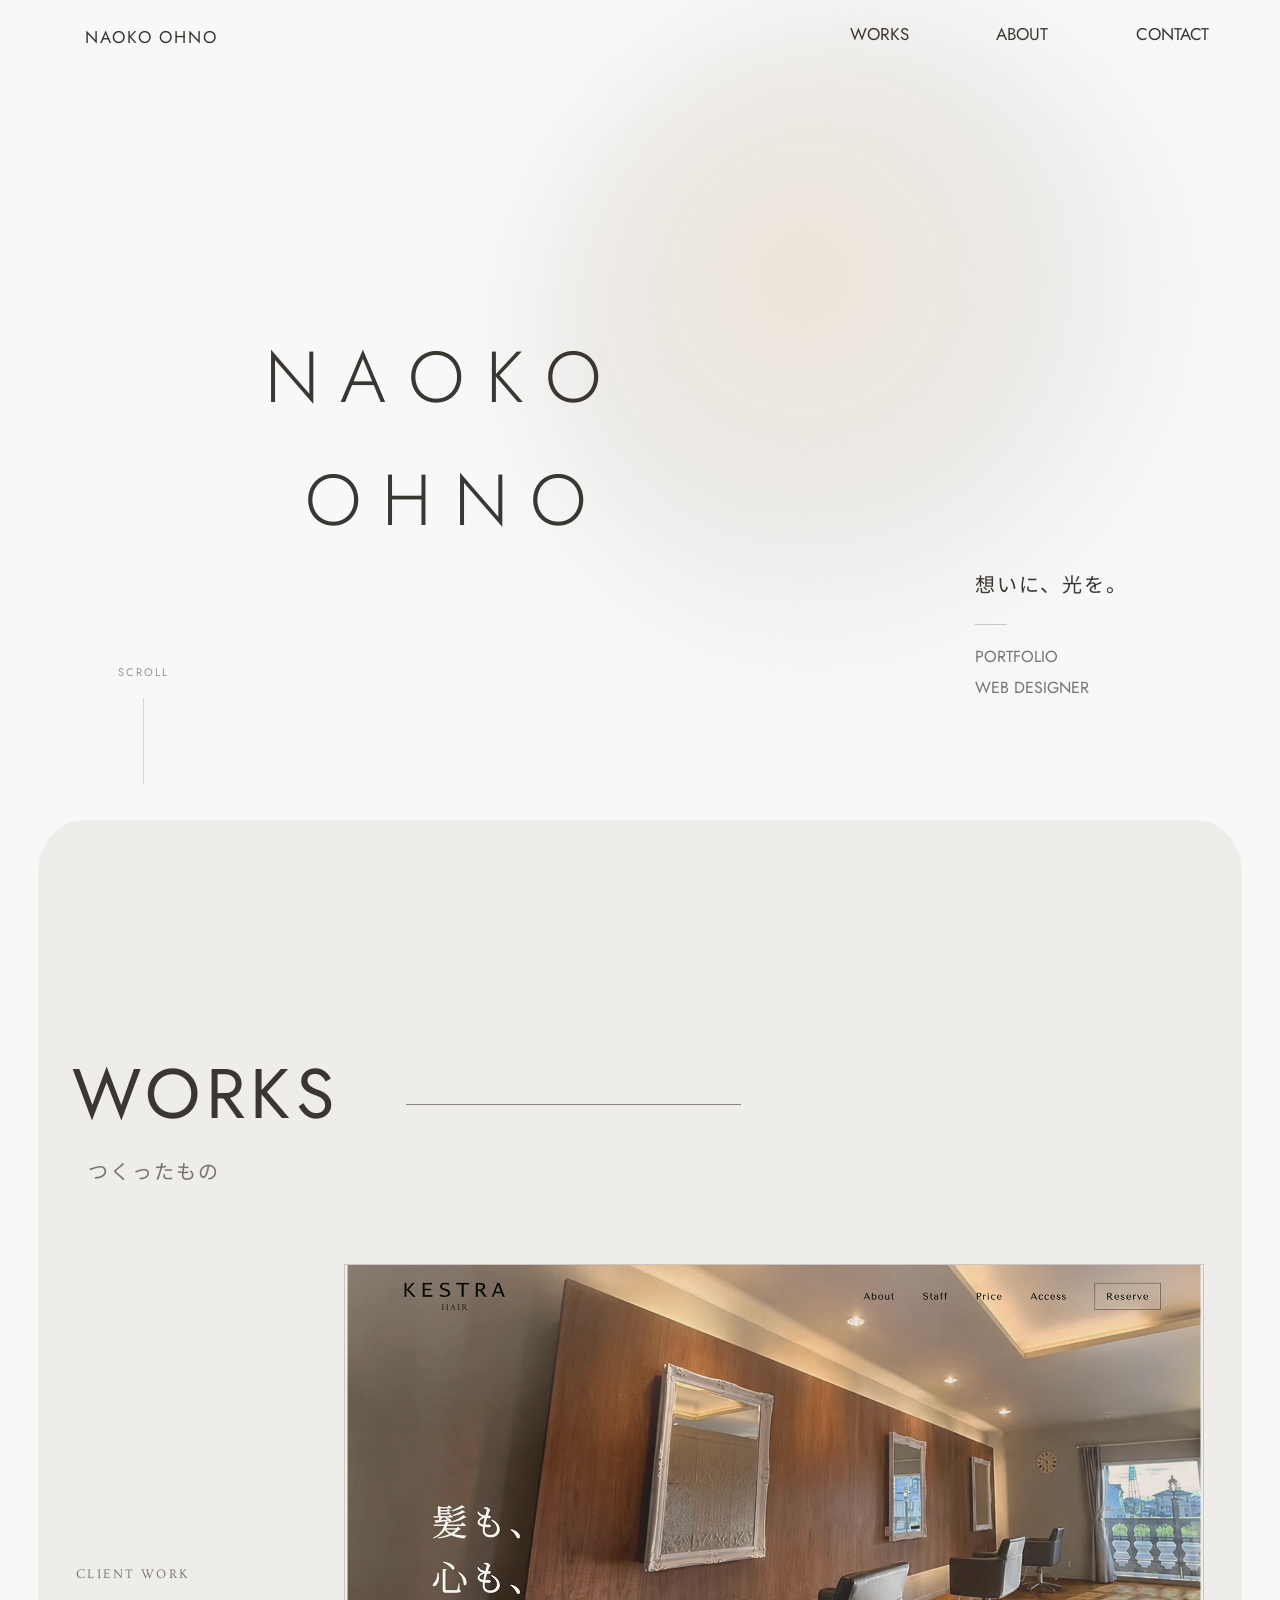
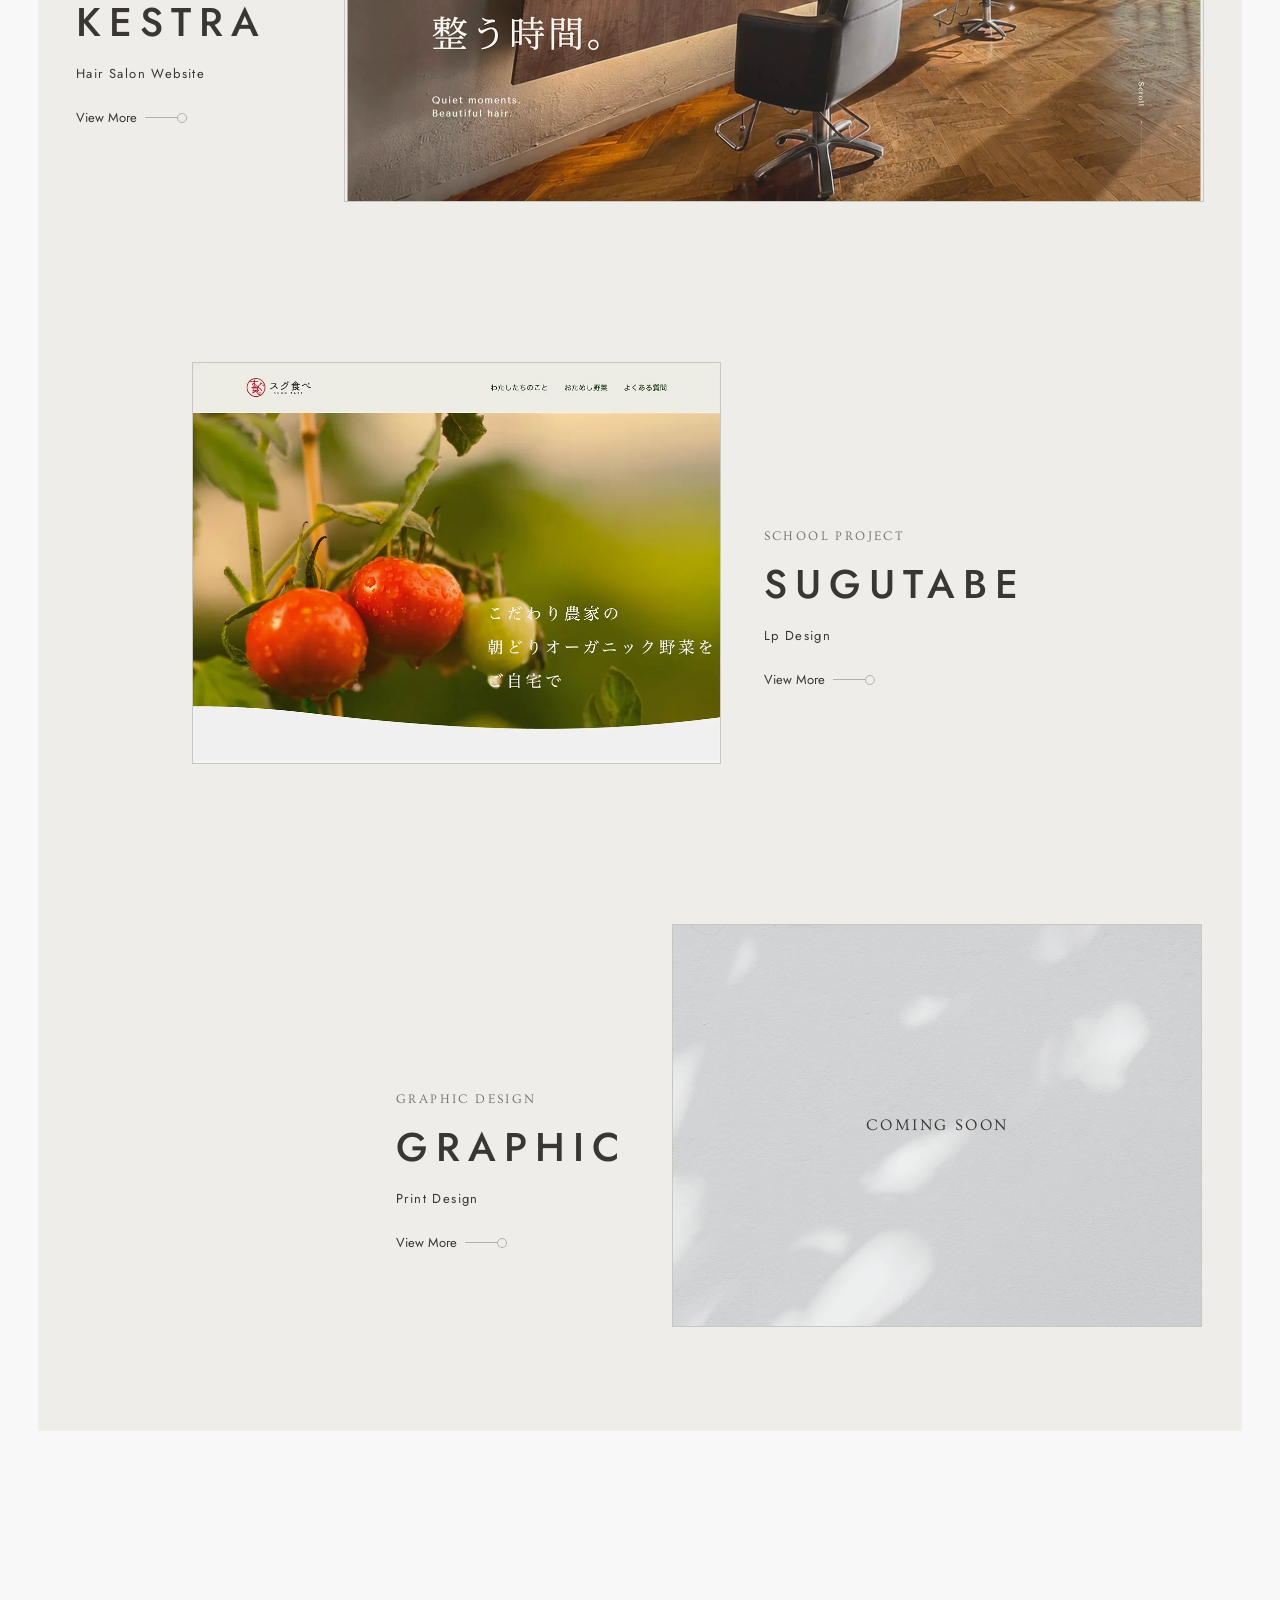
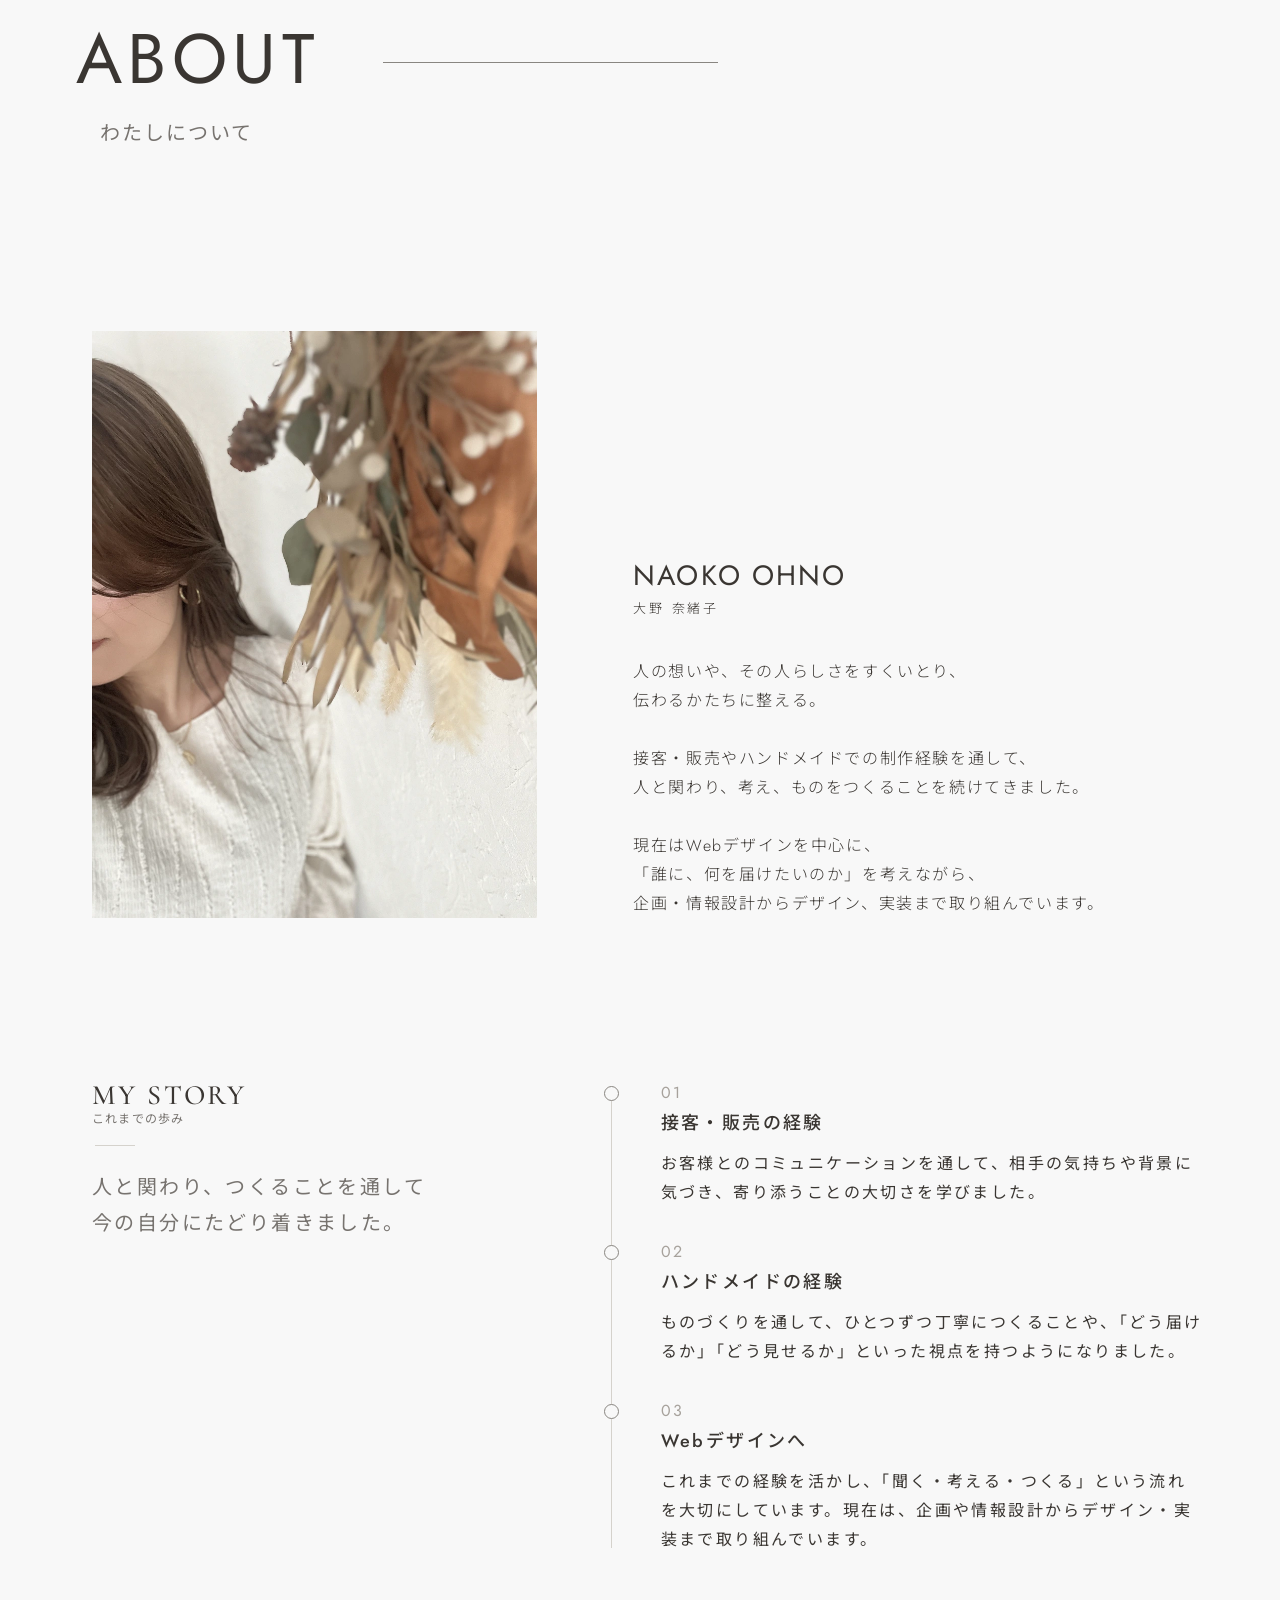
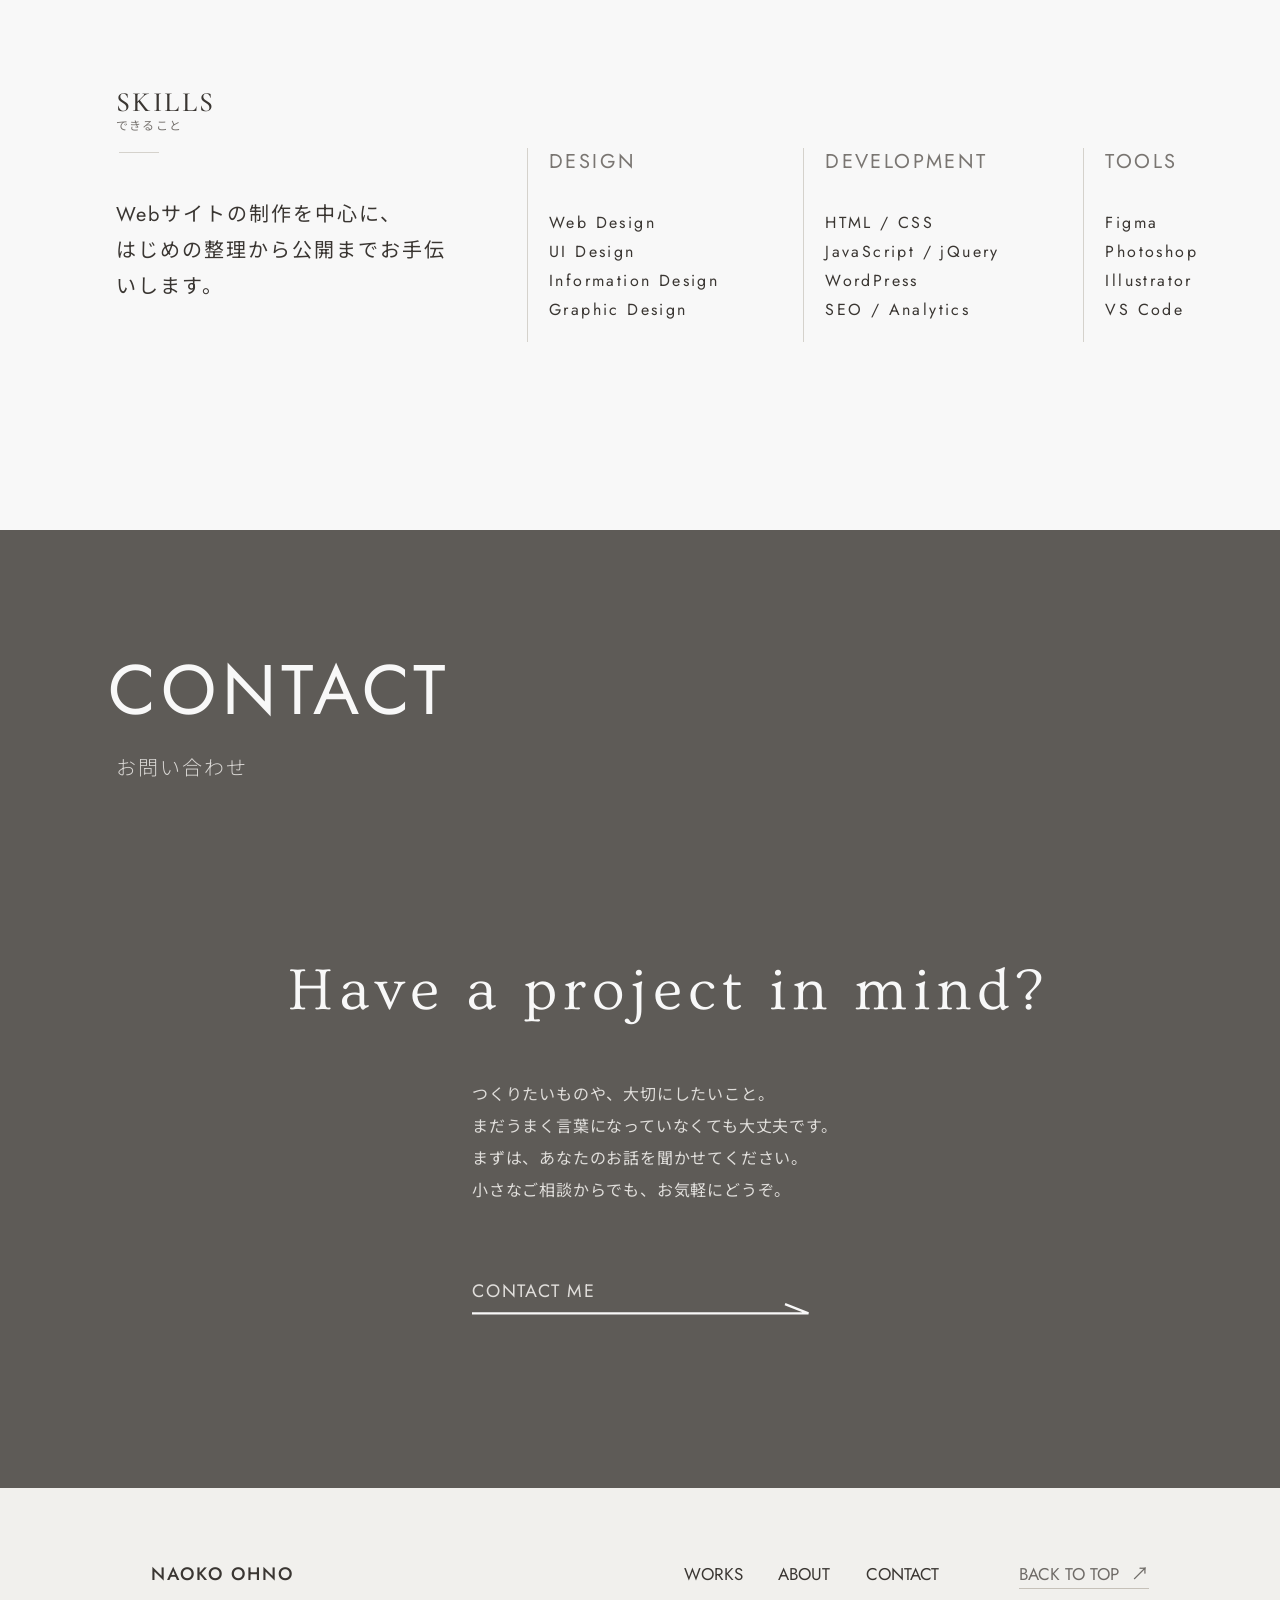
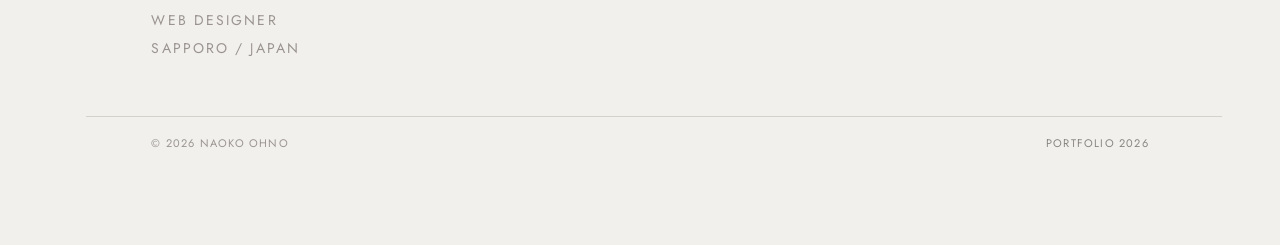
<file: index.html>
<!doctype html>
<html lang="ja">


<head>
    <meta charset="UTF-8">
    <meta name="viewport" content="width=device-width, initial-scale=1.0">

    <!-- SEO -->
    <title>NAOKO OHNO | Web Designer Portfolio</title>
    <meta name="description"
        content="札幌を拠点とするWebデザイナー NAOKO OHNOのポートフォリオ。想いをくみ取り、伝わるかたちにすることを大切に、Webサイトの企画・デザイン・制作に取り組んでいます。">
<!-- OGP -->
<meta property="og:type" content="website">
<meta property="og:title" content="NAOKO OHNO | Web Designer Portfolio">
<meta property="og:description" content="想いに、光を。Webデザイナー NAOKO OHNOのポートフォリオ。">
<meta property="og:url" content="https://lee-na1756.github.io/portfolio/">
<meta property="og:image" content="https://lee-na1756.github.io/portfolio/assets/images/ogp.jpg">
<meta name="twitter:card" content="summary_large_image">
    <!-- Favicon -->
    <link rel="icon" type="image/svg+xml" href="./assets/images/favicon.svg">
    <link rel="icon" href="./assets/images/favicon.ico" sizes="any">
    <link rel="apple-touch-icon" sizes="180x180" href="./assets/images/favicon-.png">

    <!-- CSS -->
    <link rel="stylesheet" href="assets/css/style.css">

    <!-- JavaScript -->
    <script src="assets/js/main.js" defer></script>
    <script>
        // Paint the first-visit cover before the Hero; fail open if enhancement is unavailable.
        try {
            if (!location.hash && !matchMedia('(prefers-reduced-motion: reduce)').matches &&
                !sessionStorage.getItem('naoko-portfolio-opening')) {
                document.documentElement.dataset.opening = 'pending';
                window.setTimeout(() => document.documentElement.removeAttribute('data-opening'), 2400);
            }
        } catch (_) { /* Storage restrictions keep the ordinary page available. */ }
    </script>
</head>


<body id="top">
    <div class="site-opening" hidden>
        <span class="site-opening__name" lang="en"></span>
    </div>
    <!-- Header -->
    <header class="site-header">
        <div class="site-header__inner container">
            <a class="site-header__logo" href="#top" lang="en">NAOKO OHNO</a>

            <!-- 共通JavaScriptの初期化後にメニューボタンを有効にする。 -->
            <button class="site-header__menu-toggle" type="button" aria-label="メニューを開く" aria-controls="site-navigation"
                aria-expanded="false" disabled>
                <span class="site-header__menu-line" aria-hidden="true"></span>
                <span class="site-header__menu-line" aria-hidden="true"></span>
            </button>

            <!-- PC・スマートフォン共通のナビゲーション。SPの開閉は共通JavaScriptで制御する。 -->
            <nav class="site-header__nav" id="site-navigation" aria-label="メインナビゲーション">
                <div class="site-header__menu-panel">
                    <a class="site-header__menu-brand" href="#top" lang="en">NAOKO OHNO</a>
                    <ul class="site-header__nav-list">
                        <li class="site-header__nav-item">
                            <a class="site-header__nav-link" href="#works" lang="en"><span
                                    class="site-header__nav-label">WORKS</span><span class="site-header__nav-subtitle"
                                    lang="ja">つくったもの</span></a>
                        </li>
                        <li class="site-header__nav-item">
                            <a class="site-header__nav-link" href="#about" lang="en"><span
                                    class="site-header__nav-label">ABOUT</span><span class="site-header__nav-subtitle"
                                    lang="ja">わたしについて</span></a>
                        </li>
                        <li class="site-header__nav-item">
                            <a class="site-header__nav-link" href="#contact" lang="en"><span
                                    class="site-header__nav-label">CONTACT</span><span class="site-header__nav-subtitle"
                                    lang="ja">お問い合わせ</span></a>
                        </li>
                    </ul>
                </div>
            </nav>
        </div>
    </header>

    <main class="site-main">
        <!-- Hero -->
        <section class="hero" aria-labelledby="hero-title">
            <div class="hero__inner container">
                <h1 class="hero__title" id="hero-title" lang="en" aria-label="NAOKO OHNO">
                    <span class="hero__name-line" aria-hidden="true"><span class="hero__letter">N</span><span
                            class="hero__letter">A</span><span class="hero__letter">O</span><span
                            class="hero__letter">K</span><span class="hero__letter">O</span></span>
                    <span class="hero__name-line" aria-hidden="true"><span class="hero__letter">O</span><span
                            class="hero__letter">H</span><span class="hero__letter">N</span><span
                            class="hero__letter">O</span></span>
                </h1>
                <p class="hero__tagline">想いに、光を。</p>
                <p class="hero__description" lang="en">
                    <span class="hero__description-line">PORTFOLIO</span>
                    <span class="hero__description-line">WEB DESIGNER</span>
                </p>
                <a class="hero__scroll" href="#works" lang="en">
                    <span class="hero__scroll-label">SCROLL</span>
                    <span class="hero__scroll-line" aria-hidden="true"></span>
                </a>
            </div>
        </section>

        <!-- Works -->
        <section class="works" id="works" aria-labelledby="works-title">
            <div class="works__inner container">
                <header class="section-heading works__heading">
                    <h2 class="section-heading__title" id="works-title" lang="en">WORKS</h2>
                    <p class="section-heading__subtitle">つくったもの</p>
                </header>

                <!-- 画像→説明の共通DOM。PC版の左右配置・画像サイズはCSSで調整する。 -->
                <ul class="works__list">
                    <li class="works__item works__item--kestra">
                        <article class="work-card work-card--featured" aria-labelledby="work-kestra-title">
                            <div class="work-card__media">
                                <picture>
                                    <source media="(min-width: 769px)" srcset="assets/images/kestra_toppc.webp"
                                        width="1712" height="1070">
                                    <img class="work-card__image" src="assets/images/kestra_topsp.webp"
                                        alt="美容室KESTRAのWebサイト" width="684" height="444" loading="lazy" decoding="async">
                                </picture>
                            </div>
                            <div class="work-card__body">
                                <p class="work-card__category" lang="en">CLIENT WORK</p>
                                <h3 class="work-card__title" id="work-kestra-title" lang="en">KESTRA</h3>
                                <p class="work-card__type" lang="en">Hair Salon Website</p>

                                <a class="work-card__link text-link" href="works/kestra/index.html" lang="en">
                                    <span class="text-link__label">View More</span>
                                    <span class="text-link__decoration" aria-hidden="true"></span>
                                </a>
                            </div>
                        </article>
                    </li>

                    <li class="works__item works__item--sugutabe">
                        <article class="work-card" aria-labelledby="work-sugutabe-title">
                            <div class="work-card__media">
                                <picture>
                                    <source media="(min-width: 769px)" srcset="assets/images/sugutabe_toppc.webp"
                                        width="1052" height="800">
                                    <img class="work-card__image" src="assets/images/%20sugutabe_topsp.webp"
                                        alt="スグ食べのランディングページ" width="684" height="444" loading="lazy" decoding="async">
                                </picture>
                            </div>
                            <div class="work-card__body">
                                <p class="work-card__category" lang="en">SCHOOL PROJECT</p>
                                <h3 class="work-card__title" id="work-sugutabe-title" lang="en">SUGUTABE</h3>
                                <!-- PC版の文言を採用。スマートフォン版ではLanding Page。 -->
                                <p class="work-card__type" lang="en">Lp Design</p>

                                <a class="work-card__link text-link" href="works/sugutabe/index.html" lang="en">
                                    <span class="text-link__label">View More</span>
                                    <span class="text-link__decoration" aria-hidden="true"></span>
                                </a>
                            </div>
                        </article>
                    </li>

                    <li class="works__item works__item--graphic">
                        <article class="work-card" aria-labelledby="work-graphic-title">
                            <div class="work-card__media">
                                <picture>
                                    <source media="(min-width: 769px)" srcset="assets/images/graphic_toppc.webp"
                                        width="1052" height="800">
                                    <img class="work-card__image" src="assets/images/graphic_topsp.webp"
                                        alt="COMING SOON" width="684" height="444" loading="lazy" decoding="async">
                                </picture>
                                <p class="work-card__status" lang="en">COMING SOON</p>
                            </div>
                            <div class="work-card__body">
                                <p class="work-card__category" lang="en">GRAPHIC DESIGN</p>
                                <h3 class="work-card__title" id="work-graphic-title" lang="en">GRAPHIC</h3>
                                <p class="work-card__type" lang="en">Print Design</p>

                                <a class="work-card__link text-link" href="works/graphic/index.html" lang="en">
                                    <span class="text-link__label">View More</span>
                                    <span class="text-link__decoration" aria-hidden="true"></span>
                                </a>
                            </div>
                        </article>
                    </li>
                </ul>
            </div>
        </section>

        <!-- About -->
        <section class="about" id="about" aria-labelledby="about-title">
            <div class="about__inner container">
                <header class="section-heading about__heading">
                    <h2 class="section-heading__title" id="about-title" lang="en">ABOUT</h2>
                    <p class="section-heading__subtitle">わたしについて</p>
                </header>

                <div class="profile">
                    <div class="profile__media">
                        <picture>
                            <source media="(min-width: 769px)" srcset="assets/images/Rectangle%2011.webp" width="880"
                                height="1160">
                            <img class="profile__image" src="assets/images/profile%20imagesp.webp" alt="大野奈緒子のプロフィール写真"
                                width="684" height="856" loading="lazy" decoding="async">
                        </picture>
                    </div>
                    <div class="profile__body">
                        <h3 class="profile__name" lang="en">NAOKO OHNO</h3>
                        <p class="profile__name-ja">大野 奈緒子</p>
                        <div class="profile__description">
                            <p class="profile__paragraph"><span class="profile__line">人の想いや、その人らしさをすくいとり、</span><span
                                    class="profile__line">伝わるかたちに整える。</span></p>
                            <p class="profile__paragraph"><span
                                    class="profile__line">接客・販売やハンドメイドでの制作経験を通して、</span><span
                                    class="profile__line">人と関わり、考え、ものをつくることを続けてきました。</span></p>
                            <p class="profile__paragraph"><span class="profile__line">現在はWebデザインを中心に、</span><span
                                    class="profile__line">「誰に、何を届けたいのか」を考えながら、</span><span
                                    class="profile__line">企画・情報設計からデザイン、実装まで取り組んでいます。</span>
                            </p>
                        </div>
                    </div>
                </div>

                <section class="story" aria-labelledby="story-title">
                    <div class="story__intro">
                        <header class="subsection-heading story__heading">
                            <h3 class="subsection-heading__title" id="story-title" lang="en">MY STORY</h3>
                            <p class="subsection-heading__subtitle">これまでの歩み</p>
                        </header>
                        <p class="story__lead">人と関わり、つくることを通して<br>今の自分にたどり着きました。</p>
                    </div>

                    <ol class="story__list">
                        <li class="story__item">
                            <span class="story__number" aria-hidden="true">01</span>
                            <h4 class="story__item-title">接客・販売の経験</h4>
                            <p class="story__item-description">お客様とのコミュニケーションを通して、<br>相手の気持ちや背景に気づき、寄り添うことの大切さを学びました。
                            </p>
                        </li>
                        <li class="story__item">
                            <span class="story__number" aria-hidden="true">02</span>
                            <h4 class="story__item-title">ハンドメイドの経験</h4>
                            <p class="story__item-description">
                                ものづくりを通して、ひとつずつ丁寧につくることや、「どう届けるか」「どう見せるか」といった視点を持つようになりました。</p>
                        </li>
                        <li class="story__item">
                            <span class="story__number" aria-hidden="true">03</span>
                            <h4 class="story__item-title">Webデザインへ</h4>
                            <!-- PC版にある末尾の1文を含めた共通本文。 -->
                            <p class="story__item-description">
                                これまでの経験を活かし、「聞く・考える・つくる」という流れを大切にしています。現在は、企画や情報設計からデザイン・実装まで取り組んでいます。</p>
                        </li>
                    </ol>
                </section>

                <section class="skills" aria-labelledby="skills-title">
                    <div class="skills__intro">
                        <header class="subsection-heading skills__heading">
                            <h3 class="subsection-heading__title" id="skills-title" lang="en">SKILLS</h3>
                            <p class="subsection-heading__subtitle">できること</p>
                        </header>
                        <p class="skills__lead"><span class="skills__line">Webサイトの制作を中心に、</span><span
                                class="skills__line">はじめの整理から公開までお手伝いします。</span></p>
                    </div>

                    <div class="skills__groups">
                        <div class="skills__group">
                            <h4 class="skills__group-title" lang="en">DESIGN</h4>
                            <ul class="skills__list" lang="en">
                                <li class="skills__item">Web Design</li>
                                <li class="skills__item">UI Design</li>
                                <li class="skills__item">Information Design</li>
                                <li class="skills__item">Graphic Design</li>
                            </ul>
                        </div>
                        <div class="skills__group">
                            <!-- 見出しの綴りはスマートフォン版に合わせる。 -->
                            <h4 class="skills__group-title" lang="en">DEVELOPMENT</h4>
                            <ul class="skills__list" lang="en">
                                <li class="skills__item">HTML / CSS</li>
                                <li class="skills__item">JavaScript / jQuery</li>
                                <li class="skills__item">WordPress</li>
                                <li class="skills__item">SEO / Analytics</li>
                            </ul>
                        </div>
                        <div class="skills__group">
                            <h4 class="skills__group-title" lang="en">TOOLS</h4>
                            <ul class="skills__list" lang="en">
                                <li class="skills__item">Figma</li>
                                <li class="skills__item">Photoshop</li>
                                <li class="skills__item">Illustrator</li>
                                <li class="skills__item">VS Code</li>
                            </ul>
                        </div>
                    </div>
                </section>
            </div>
        </section>

        <!-- Contact -->
        <section class="contact" id="contact" aria-labelledby="contact-title">
            <div class="contact__inner container">
                <header class="section-heading contact__heading">
                    <h2 class="section-heading__title" id="contact-title" lang="en">CONTACT</h2>
                    <p class="section-heading__subtitle">お問い合わせ</p>
                </header>

                <div class="contact__body">
                    <p class="contact__lead" lang="en">Have a project in mind?</p>
                    <p class="contact__description">
                        <span class="contact__description-line">つくりたいものや、大切にしたいこと。</span>
                        <span class="contact__description-line">まだうまく言葉になっていなくても大丈夫です。</span>
                        <span class="contact__description-line">まずは、あなたのお話を聞かせてください。</span>
                        <span class="contact__description-line">小さなご相談からでも、お気軽にどうぞ。</span>
                    </p>

                    <a class="contact__link text-link text-link--arrow" href="contact/index.html" lang="en">
                        <span class="text-link__label">CONTACT ME</span>
                        <span class="text-link__decoration" aria-hidden="true">
                            <picture>
                                <source media="(min-width: 769px)" srcset="assets/images/arrow.svg" width="440"
                                    height="18">
                                <img src="./assets/images/arrow.svg" alt="">
                            </picture>
                        </span>

                    </a>



                </div>
            </div>
        </section>
    </main>

    <!-- Footer -->
    <footer class="site-footer">
        <div class="site-footer__inner container">
            <div class="site-footer__main">
                <div class="site-footer__identity" lang="en">
                    <a class="site-footer__logo" href="#top">NAOKO OHNO</a>
                    <p class="site-footer__role">WEB DESIGNER</p>
                    <p class="site-footer__location">SAPPORO / JAPAN</p>
                </div>

                <nav class="site-footer__nav" aria-label="フッターナビゲーション">
                    <ul class="site-footer__nav-list">
                        <li class="site-footer__nav-item">
                            <a class="site-footer__nav-link" href="#works" lang="en">WORKS</a>
                        </li>
                        <li class="site-footer__nav-item">
                            <a class="site-footer__nav-link" href="#about" lang="en">ABOUT</a>
                        </li>
                        <li class="site-footer__nav-item">
                            <a class="site-footer__nav-link" href="#contact" lang="en">CONTACT</a>
                        </li>
                    </ul>
                </nav>

                <a class="site-footer__back-to-top" href="#top" lang="en">
                    <span class="site-footer__back-to-top-label">BACK TO TOP</span>
                    <span class="site-footer__back-to-top-icon" aria-hidden="true">↗</span>
                </a>
            </div>

            <div class="site-footer__bottom" lang="en">
                <small class="site-footer__copyright">&copy; 2026 NAOKO OHNO</small>
                <p class="site-footer__edition">PORTFOLIO 2026</p>
            </div>
        </div>
    </footer>
</body>

</html>
</file>
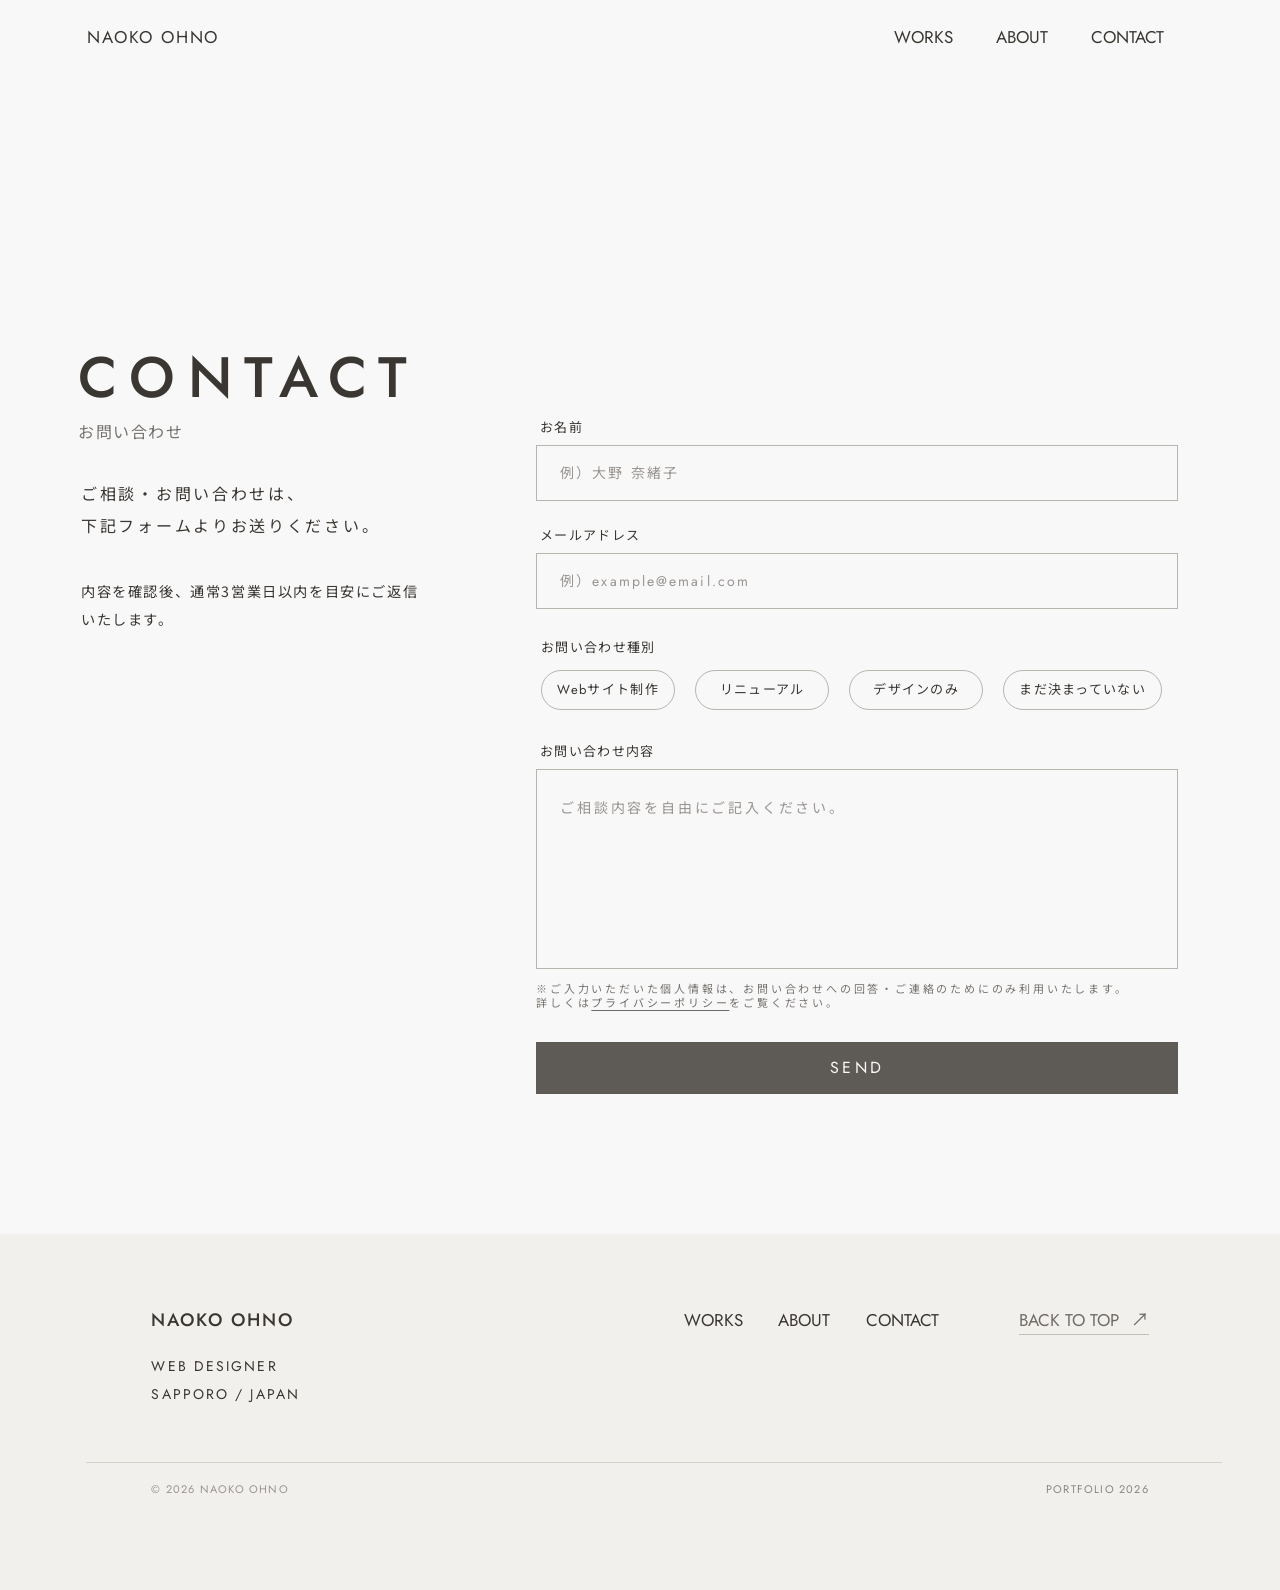
<file: contact/index.html>
<!doctype html>
<html lang="ja">


<head>
    <meta charset="UTF-8">
    <meta name="viewport" content="width=device-width, initial-scale=1.0">

    <!-- SEO -->
    <title>CONTACT | NAOKO OHNO Portfolio</title>
    <meta name="description"
        content="Webデザイナー NAOKO OHNOへのお問い合わせページです。Webサイト制作やリニューアル、デザインのご相談など、お問い合わせフォームよりお気軽にご連絡ください。">

    <!-- Favicon -->
    <link rel="icon" type="image/svg+xml" href="../assets/images/favicon.svg">
    <link rel="icon" href="../assets/images/favicon.ico" sizes="any">
    <link rel="apple-touch-icon" sizes="180x180" href="../assets/images/favicon-.png">

    <!-- CSS -->
    <link rel="stylesheet" href="../assets/css/style.css">
    <link rel="stylesheet" href="../assets/css/contact.css">

    <!-- JavaScript -->
    <script src="../assets/js/main.js" defer></script>
    <script src="../assets/js/contact.js" defer></script>
</head>


<body class="contact-page" id="top">
    <!-- Header -->
    <header class="site-header">
        <div class="site-header__inner container">
            <a class="site-header__logo" href="../index.html" lang="en">NAOKO OHNO</a>

            <!-- 共通JavaScriptの初期化後にメニューボタンを有効にする。 -->
            <button class="site-header__menu-toggle" type="button" aria-label="メニューを開く" aria-controls="site-navigation"
                aria-expanded="false" disabled>
                <span class="site-header__menu-line" aria-hidden="true"></span>
                <span class="site-header__menu-line" aria-hidden="true"></span>
            </button>

            <!-- PC・スマートフォン共通のナビゲーション。SPの開閉は共通JavaScriptで制御する。 -->
            <nav class="site-header__nav" id="site-navigation" aria-label="メインナビゲーション">
                <div class="site-header__menu-panel">
                    <a class="site-header__menu-brand" href="../index.html" lang="en">NAOKO OHNO</a>
                    <ul class="site-header__nav-list">
                        <li class="site-header__nav-item">
                            <a class="site-header__nav-link" href="../index.html#works" lang="en"><span
                                    class="site-header__nav-label">WORKS</span><span class="site-header__nav-subtitle"
                                    lang="ja">つくったもの</span></a>
                        </li>
                        <li class="site-header__nav-item">
                            <a class="site-header__nav-link" href="../index.html#about" lang="en"><span
                                    class="site-header__nav-label">ABOUT</span><span class="site-header__nav-subtitle"
                                    lang="ja">わたしについて</span></a>
                        </li>
                        <li class="site-header__nav-item">
                            <a class="site-header__nav-link" href="#contact" lang="en"><span
                                    class="site-header__nav-label">CONTACT</span><span class="site-header__nav-subtitle"
                                    lang="ja">お問い合わせ</span></a>
                        </li>
                    </ul>
                </div>
            </nav>
        </div>
    </header>

    <main class="site-main inquiry" id="contact" aria-labelledby="inquiry-title">
        <div class="inquiry__inner container">
            <div class="inquiry__introduction">
                <header class="inquiry__heading">
                    <h1 class="inquiry__title" id="inquiry-title" lang="en">CONTACT</h1>
                    <p class="inquiry__subtitle">お問い合わせ</p>
                </header>
                <p class="inquiry__lead">ご相談・お問い合わせは、<br>下記フォームよりお送りください。</p>
                <p class="inquiry__reply">内容を確認後、通常3営業日以内を目安にご返信いたします。</p>
            </div>

            <!-- TODO: 送信先が決まったらフォームの送信処理を実装する。
                 現在はHTML/CSSのデザインのみ。SENDは送信を行わないtype="button"とする。 -->

            <form class="contact-form" action="https://formspree.io/f/xaeqadwv" method="POST"
                aria-labelledby="inquiry-title">

                <div class="contact-form__field">
                    <label class="contact-form__label" for="contact-name">お名前</label>
                    <input class="contact-form__input" id="contact-name" name="name" type="text" autocomplete="name"
                        required placeholder="例）大野 奈緒子">
                </div>

                <div class="contact-form__field">
                    <label class="contact-form__label" for="contact-email">メールアドレス</label>
                    <input class="contact-form__input" id="contact-email" name="email" type="email" autocomplete="email"
                        required placeholder="例）example@email.com">
                </div>

                <fieldset class="contact-form__types">
                    <legend class="contact-form__label">お問い合わせ種別</legend>
                    <div class="contact-form__choices">

                        <label class="contact-form__choice">
                            <input class="contact-form__choice-input" type="radio" name="inquiry_type" value="website">
                            <span class="contact-form__choice-label">Webサイト制作</span>
                        </label>

                        <label class="contact-form__choice">
                            <input class="contact-form__choice-input" type="radio" name="inquiry_type" value="renewal">
                            <span class="contact-form__choice-label">リニューアル</span>
                        </label>

                        <label class="contact-form__choice">
                            <input class="contact-form__choice-input" type="radio" name="inquiry_type" value="design">
                            <span class="contact-form__choice-label">デザインのみ</span>
                        </label>

                        <label class="contact-form__choice">
                            <input class="contact-form__choice-input" type="radio" name="inquiry_type"
                                value="undecided">
                            <span class="contact-form__choice-label">まだ決まっていない</span>
                        </label>

                    </div>
                </fieldset>

                <div class="contact-form__field contact-form__field--message">
                    <label class="contact-form__label" for="contact-message">お問い合わせ内容</label>
                    <textarea class="contact-form__textarea" id="contact-message" name="message"
                        aria-describedby="contact-privacy" required placeholder="ご相談内容を自由にご記入ください。"></textarea>
                </div>

                <p class="contact-form__privacy" id="contact-privacy">
                    ※ご入力いただいた個人情報は、お問い合わせへの回答・ご連絡のためにのみ利用いたします。
                    <br class="contact-form__privacy-break">
                    詳しくは<a class="contact-form__privacy-link" href="../privacy-policy/index.html">プライバシーポリシー</a>をご覧ください。
                </p>


                <p class="contact-form__error" id="contact-error" role="alert" hidden>
                    送信できませんでした。時間をおいて、もう一度お試しください。
                </p>

                <button class="contact-form__send" type="submit" lang="en">SEND</button>
            </form>

            <!-- 送信完了メッセージ -->
            <div class="contact-form__success" id="contact-success" hidden>
                <span class="contact-form__success-icon" aria-hidden="true">✓</span>

                <h2 class="contact-form__success-title" tabindex="-1">
                    お問い合わせありがとうございます。
                </h2>

                <p class="contact-form__success-text">
                    メッセージの送信が完了しました。<br>
                    内容を確認後、通常3営業日以内を目安にご返信いたします。
                </p>

                <a class="contact-form__success-link" href="../index.html">
                    BACK TO HOME ↗
                </a>
            </div>


        </div>
    </main>

    <!-- Footer -->
    <footer class="site-footer">
        <div class="site-footer__inner container">
            <div class="site-footer__main">
                <div class="site-footer__identity" lang="en">
                    <a class="site-footer__logo" href="../index.html">NAOKO OHNO</a>
                    <p class="site-footer__role">WEB DESIGNER</p>
                    <p class="site-footer__location">SAPPORO / JAPAN</p>
                </div>

                <nav class="site-footer__nav" aria-label="フッターナビゲーション">
                    <ul class="site-footer__nav-list">
                        <li class="site-footer__nav-item">
                            <a class="site-footer__nav-link" href="../index.html#works" lang="en">WORKS</a>
                        </li>
                        <li class="site-footer__nav-item">
                            <a class="site-footer__nav-link" href="../index.html#about" lang="en">ABOUT</a>
                        </li>
                        <li class="site-footer__nav-item">
                            <a class="site-footer__nav-link" href="#contact" lang="en">CONTACT</a>
                        </li>
                    </ul>
                </nav>

                <a class="site-footer__back-to-top" href="#top" lang="en">
                    <span class="site-footer__back-to-top-label">BACK TO TOP</span>
                    <span class="site-footer__back-to-top-icon" aria-hidden="true">↗</span>
                </a>
            </div>

            <div class="site-footer__bottom" lang="en">
                <small class="site-footer__copyright">&copy; 2026 NAOKO OHNO</small>
                <p class="site-footer__edition">PORTFOLIO 2026</p>
            </div>
        </div>
    </footer>
</body>

</html>
</file>
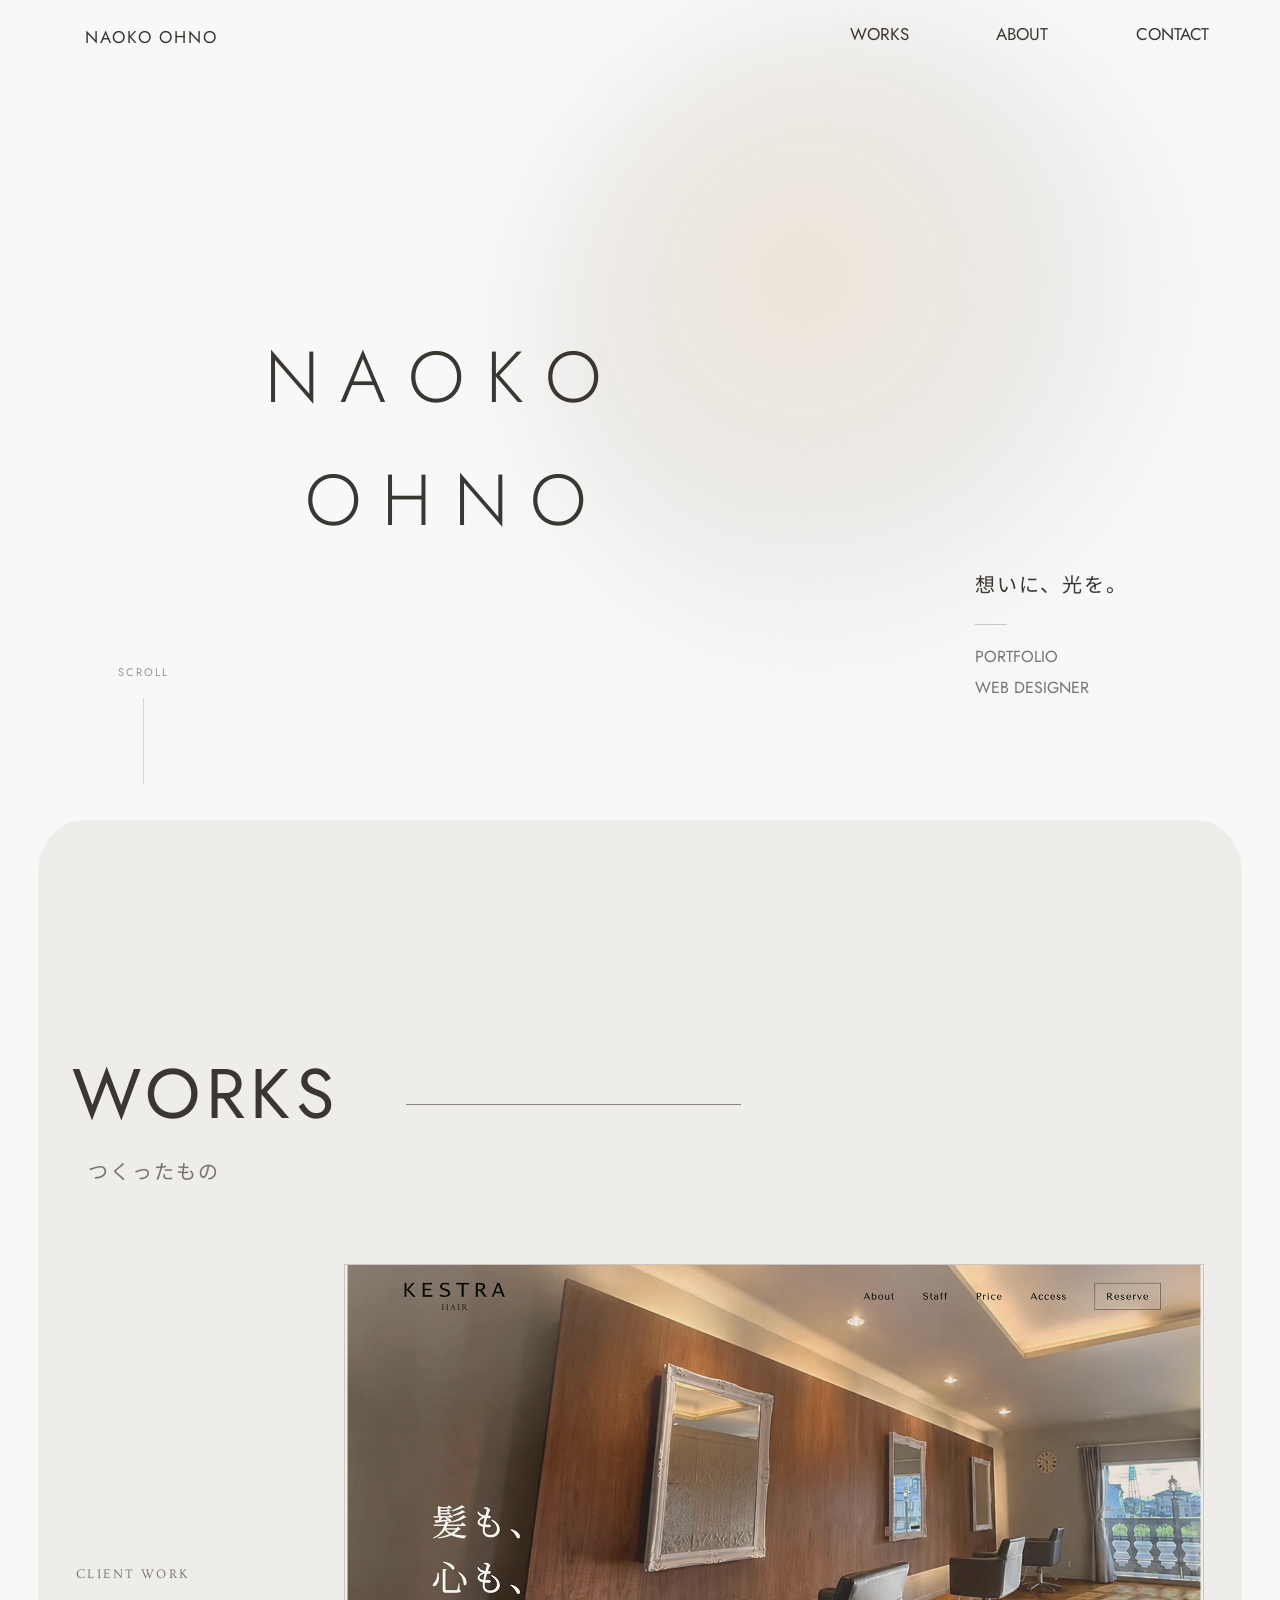
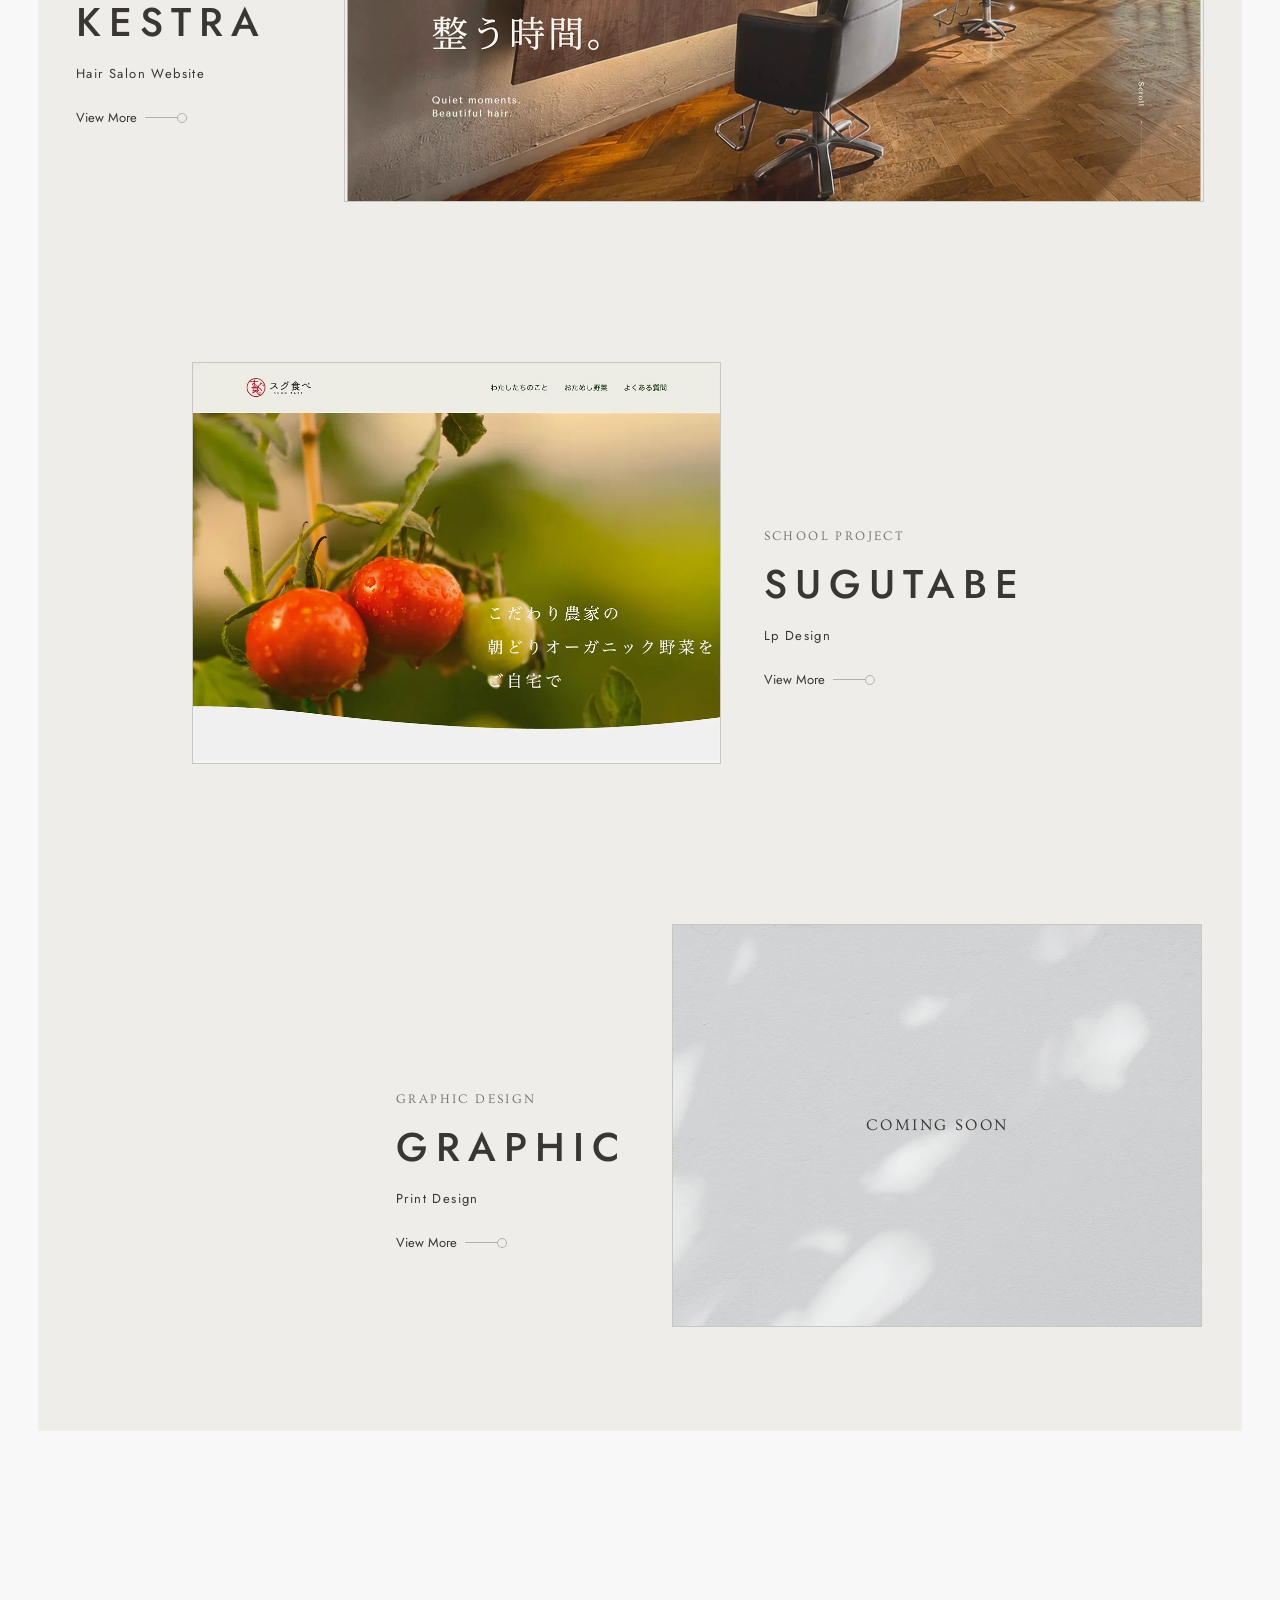
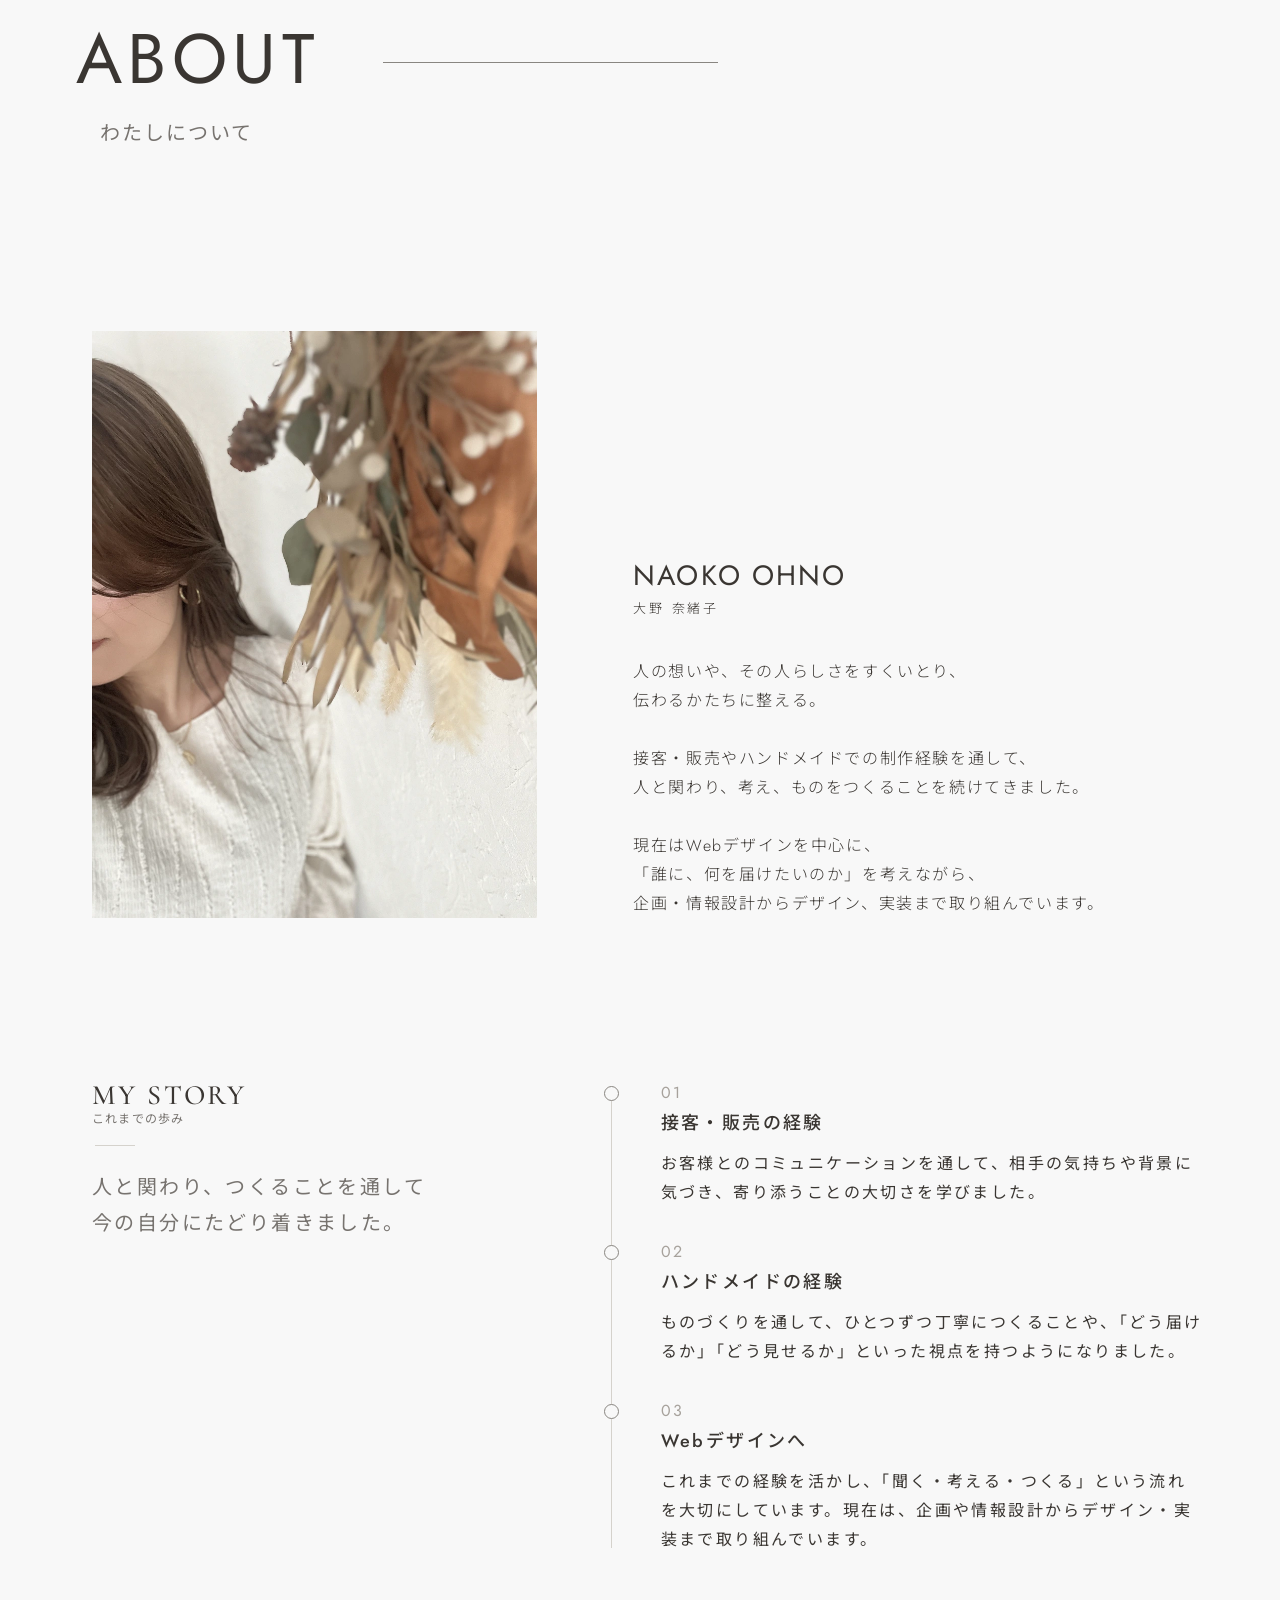
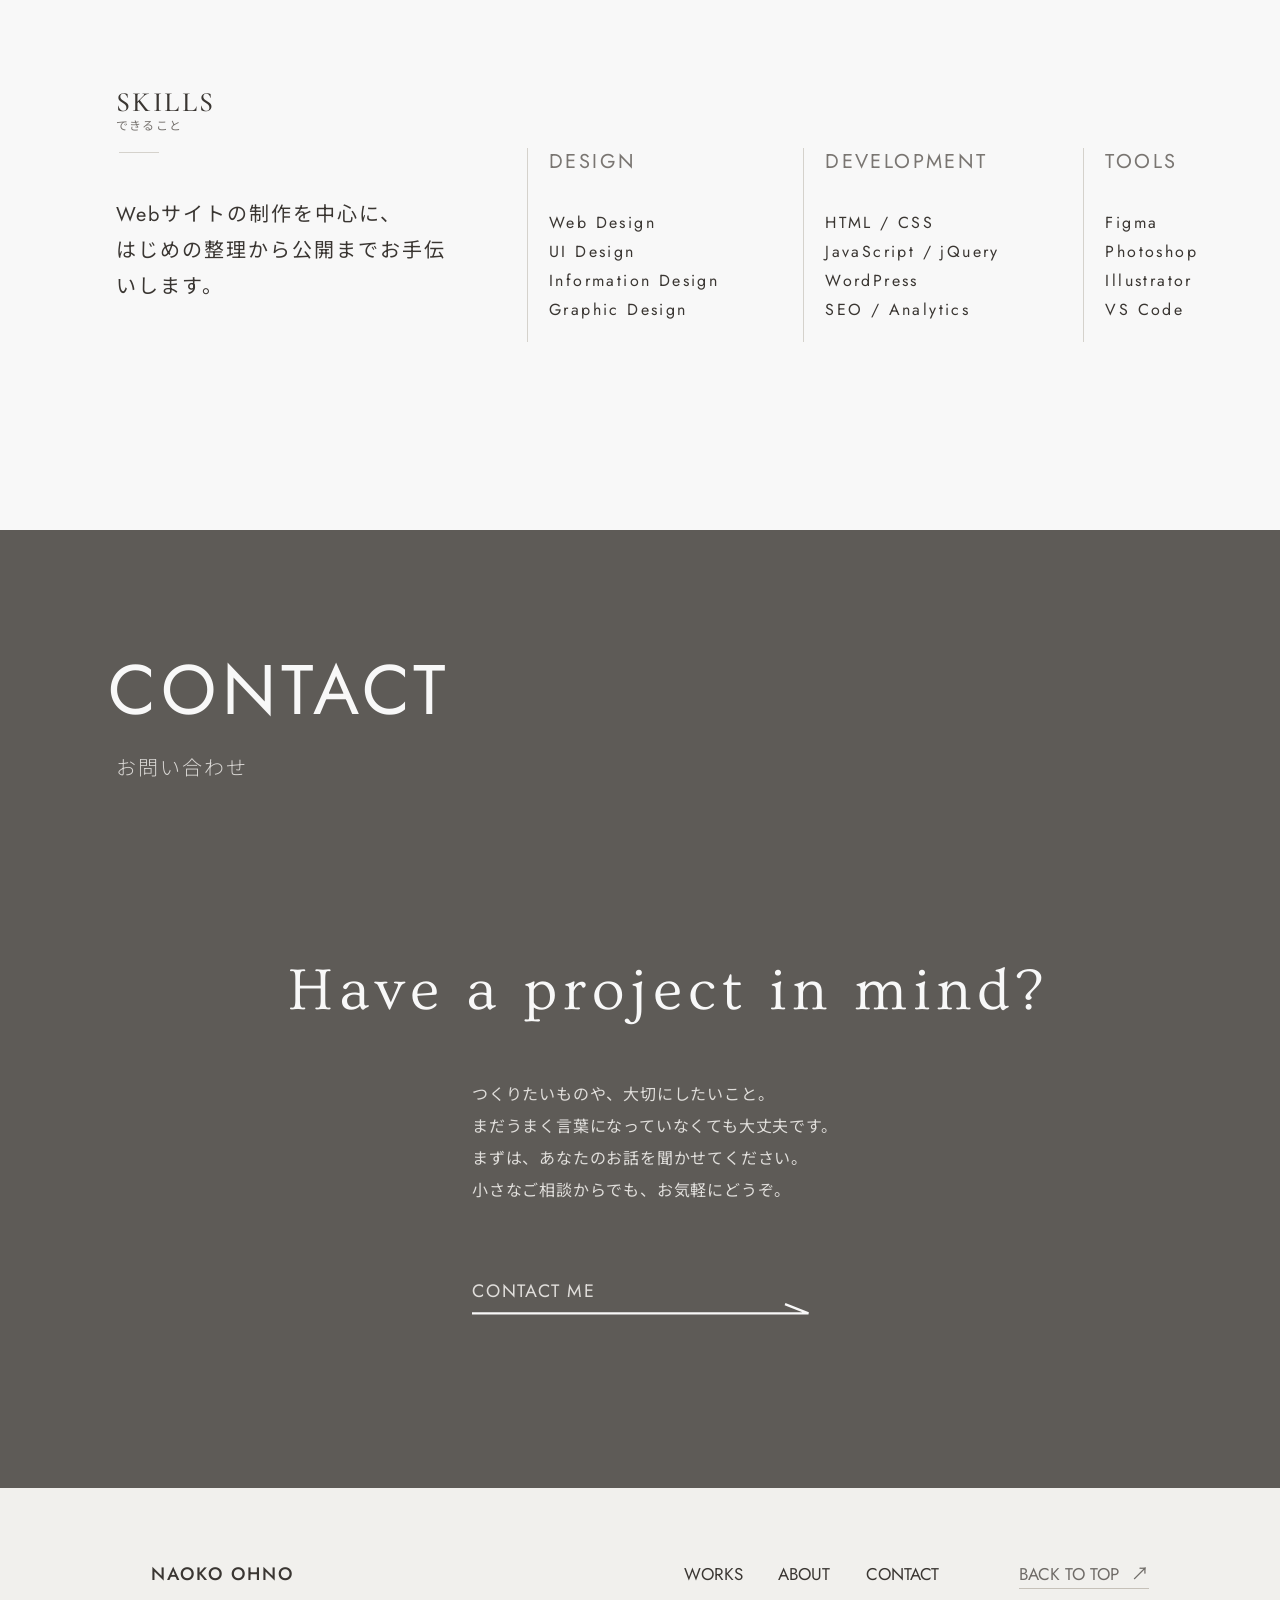
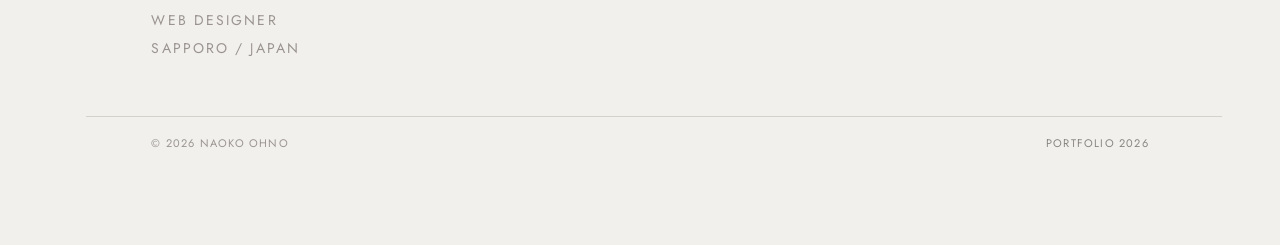
<file: portfolio/index.html>
<!doctype html>
<html lang="ja">


<head>
    <meta charset="UTF-8">
    <meta name="viewport" content="width=device-width, initial-scale=1.0">

    <!-- SEO -->
    <title>NAOKO OHNO | Web Designer Portfolio</title>
    <meta name="description"
        content="札幌を拠点とするWebデザイナー NAOKO OHNOのポートフォリオ。想いをくみ取り、伝わるかたちにすることを大切に、Webサイトの企画・デザイン・制作に取り組んでいます。">

    <!-- Favicon -->
    <link rel="icon" type="image/svg+xml" href="./assets/images/favicon.svg">
    <link rel="icon" href="./assets/images/favicon.ico" sizes="any">
    <link rel="apple-touch-icon" sizes="180x180" href="./assets/images/favicon-.png">

    <!-- CSS -->
    <link rel="stylesheet" href="assets/css/style.css">

    <!-- JavaScript -->
    <script src="assets/js/main.js" defer></script>
    <script>
        // Paint the first-visit cover before the Hero; fail open if enhancement is unavailable.
        try {
            if (!location.hash && !matchMedia('(prefers-reduced-motion: reduce)').matches &&
                !sessionStorage.getItem('naoko-portfolio-opening')) {
                document.documentElement.dataset.opening = 'pending';
                window.setTimeout(() => document.documentElement.removeAttribute('data-opening'), 2400);
            }
        } catch (_) { /* Storage restrictions keep the ordinary page available. */ }
    </script>
</head>


<body id="top">
    <div class="site-opening" hidden>
        <span class="site-opening__name" lang="en"></span>
    </div>
    <!-- Header -->
    <header class="site-header">
        <div class="site-header__inner container">
            <a class="site-header__logo" href="#top" lang="en">NAOKO OHNO</a>

            <!-- 共通JavaScriptの初期化後にメニューボタンを有効にする。 -->
            <button class="site-header__menu-toggle" type="button" aria-label="メニューを開く" aria-controls="site-navigation"
                aria-expanded="false" disabled>
                <span class="site-header__menu-line" aria-hidden="true"></span>
                <span class="site-header__menu-line" aria-hidden="true"></span>
            </button>

            <!-- PC・スマートフォン共通のナビゲーション。SPの開閉は共通JavaScriptで制御する。 -->
            <nav class="site-header__nav" id="site-navigation" aria-label="メインナビゲーション">
                <div class="site-header__menu-panel">
                    <a class="site-header__menu-brand" href="#top" lang="en">NAOKO OHNO</a>
                    <ul class="site-header__nav-list">
                        <li class="site-header__nav-item">
                            <a class="site-header__nav-link" href="#works" lang="en"><span
                                    class="site-header__nav-label">WORKS</span><span class="site-header__nav-subtitle"
                                    lang="ja">つくったもの</span></a>
                        </li>
                        <li class="site-header__nav-item">
                            <a class="site-header__nav-link" href="#about" lang="en"><span
                                    class="site-header__nav-label">ABOUT</span><span class="site-header__nav-subtitle"
                                    lang="ja">わたしについて</span></a>
                        </li>
                        <li class="site-header__nav-item">
                            <a class="site-header__nav-link" href="#contact" lang="en"><span
                                    class="site-header__nav-label">CONTACT</span><span class="site-header__nav-subtitle"
                                    lang="ja">お問い合わせ</span></a>
                        </li>
                    </ul>
                </div>
            </nav>
        </div>
    </header>

    <main class="site-main">
        <!-- Hero -->
        <section class="hero" aria-labelledby="hero-title">
            <div class="hero__inner container">
                <h1 class="hero__title" id="hero-title" lang="en" aria-label="NAOKO OHNO">
                    <span class="hero__name-line" aria-hidden="true"><span class="hero__letter">N</span><span
                            class="hero__letter">A</span><span class="hero__letter">O</span><span
                            class="hero__letter">K</span><span class="hero__letter">O</span></span>
                    <span class="hero__name-line" aria-hidden="true"><span class="hero__letter">O</span><span
                            class="hero__letter">H</span><span class="hero__letter">N</span><span
                            class="hero__letter">O</span></span>
                </h1>
                <p class="hero__tagline">想いに、光を。</p>
                <p class="hero__description" lang="en">
                    <span class="hero__description-line">PORTFOLIO</span>
                    <span class="hero__description-line">WEB DESIGNER</span>
                </p>
                <a class="hero__scroll" href="#works" lang="en">
                    <span class="hero__scroll-label">SCROLL</span>
                    <span class="hero__scroll-line" aria-hidden="true"></span>
                </a>
            </div>
        </section>

        <!-- Works -->
        <section class="works" id="works" aria-labelledby="works-title">
            <div class="works__inner container">
                <header class="section-heading works__heading">
                    <h2 class="section-heading__title" id="works-title" lang="en">WORKS</h2>
                    <p class="section-heading__subtitle">つくったもの</p>
                </header>

                <!-- 画像→説明の共通DOM。PC版の左右配置・画像サイズはCSSで調整する。 -->
                <ul class="works__list">
                    <li class="works__item works__item--kestra">
                        <article class="work-card work-card--featured" aria-labelledby="work-kestra-title">
                            <div class="work-card__media">
                                <picture>
                                    <source media="(min-width: 769px)" srcset="assets/images/kestra_toppc.webp"
                                        width="1712" height="1070">
                                    <img class="work-card__image" src="assets/images/kestra_topsp.webp"
                                        alt="美容室KESTRAのWebサイト" width="684" height="444" loading="lazy" decoding="async">
                                </picture>
                            </div>
                            <div class="work-card__body">
                                <p class="work-card__category" lang="en">CLIENT WORK</p>
                                <h3 class="work-card__title" id="work-kestra-title" lang="en">KESTRA</h3>
                                <p class="work-card__type" lang="en">Hair Salon Website</p>

                                <a class="work-card__link text-link" href="works/kestra/index.html" lang="en">
                                    <span class="text-link__label">View More</span>
                                    <span class="text-link__decoration" aria-hidden="true"></span>
                                </a>
                            </div>
                        </article>
                    </li>

                    <li class="works__item works__item--sugutabe">
                        <article class="work-card" aria-labelledby="work-sugutabe-title">
                            <div class="work-card__media">
                                <picture>
                                    <source media="(min-width: 769px)" srcset="assets/images/sugutabe_toppc.webp"
                                        width="1052" height="800">
                                    <img class="work-card__image" src="assets/images/%20sugutabe_topsp.webp"
                                        alt="スグ食べのランディングページ" width="684" height="444" loading="lazy" decoding="async">
                                </picture>
                            </div>
                            <div class="work-card__body">
                                <p class="work-card__category" lang="en">SCHOOL PROJECT</p>
                                <h3 class="work-card__title" id="work-sugutabe-title" lang="en">SUGUTABE</h3>
                                <!-- PC版の文言を採用。スマートフォン版ではLanding Page。 -->
                                <p class="work-card__type" lang="en">Lp Design</p>

                                <a class="work-card__link text-link" href="works/sugutabe/index.html" lang="en">
                                    <span class="text-link__label">View More</span>
                                    <span class="text-link__decoration" aria-hidden="true"></span>
                                </a>
                            </div>
                        </article>
                    </li>

                    <li class="works__item works__item--graphic">
                        <article class="work-card" aria-labelledby="work-graphic-title">
                            <div class="work-card__media">
                                <picture>
                                    <source media="(min-width: 769px)" srcset="assets/images/graphic_toppc.webp"
                                        width="1052" height="800">
                                    <img class="work-card__image" src="assets/images/graphic_topsp.webp"
                                        alt="COMING SOON" width="684" height="444" loading="lazy" decoding="async">
                                </picture>
                                <p class="work-card__status" lang="en">COMING SOON</p>
                            </div>
                            <div class="work-card__body">
                                <p class="work-card__category" lang="en">GRAPHIC DESIGN</p>
                                <h3 class="work-card__title" id="work-graphic-title" lang="en">GRAPHIC</h3>
                                <p class="work-card__type" lang="en">Print Design</p>

                                <a class="work-card__link text-link" href="works/graphic/index.html" lang="en">
                                    <span class="text-link__label">View More</span>
                                    <span class="text-link__decoration" aria-hidden="true"></span>
                                </a>
                            </div>
                        </article>
                    </li>
                </ul>
            </div>
        </section>

        <!-- About -->
        <section class="about" id="about" aria-labelledby="about-title">
            <div class="about__inner container">
                <header class="section-heading about__heading">
                    <h2 class="section-heading__title" id="about-title" lang="en">ABOUT</h2>
                    <p class="section-heading__subtitle">わたしについて</p>
                </header>

                <div class="profile">
                    <div class="profile__media">
                        <picture>
                            <source media="(min-width: 769px)" srcset="assets/images/Rectangle%2011.webp" width="880"
                                height="1160">
                            <img class="profile__image" src="assets/images/profile%20imagesp.webp" alt="大野奈緒子のプロフィール写真"
                                width="684" height="856" loading="lazy" decoding="async">
                        </picture>
                    </div>
                    <div class="profile__body">
                        <h3 class="profile__name" lang="en">NAOKO OHNO</h3>
                        <p class="profile__name-ja">大野 奈緒子</p>
                        <div class="profile__description">
                            <p class="profile__paragraph"><span class="profile__line">人の想いや、その人らしさをすくいとり、</span><span
                                    class="profile__line">伝わるかたちに整える。</span></p>
                            <p class="profile__paragraph"><span
                                    class="profile__line">接客・販売やハンドメイドでの制作経験を通して、</span><span
                                    class="profile__line">人と関わり、考え、ものをつくることを続けてきました。</span></p>
                            <p class="profile__paragraph"><span class="profile__line">現在はWebデザインを中心に、</span><span
                                    class="profile__line">「誰に、何を届けたいのか」を考えながら、</span><span
                                    class="profile__line">企画・情報設計からデザイン、実装まで取り組んでいます。</span>
                            </p>
                        </div>
                    </div>
                </div>

                <section class="story" aria-labelledby="story-title">
                    <div class="story__intro">
                        <header class="subsection-heading story__heading">
                            <h3 class="subsection-heading__title" id="story-title" lang="en">MY STORY</h3>
                            <p class="subsection-heading__subtitle">これまでの歩み</p>
                        </header>
                        <p class="story__lead">人と関わり、つくることを通して<br>今の自分にたどり着きました。</p>
                    </div>

                    <ol class="story__list">
                        <li class="story__item">
                            <span class="story__number" aria-hidden="true">01</span>
                            <h4 class="story__item-title">接客・販売の経験</h4>
                            <p class="story__item-description">お客様とのコミュニケーションを通して、<br>相手の気持ちや背景に気づき、寄り添うことの大切さを学びました。
                            </p>
                        </li>
                        <li class="story__item">
                            <span class="story__number" aria-hidden="true">02</span>
                            <h4 class="story__item-title">ハンドメイドの経験</h4>
                            <p class="story__item-description">
                                ものづくりを通して、ひとつずつ丁寧につくることや、「どう届けるか」「どう見せるか」といった視点を持つようになりました。</p>
                        </li>
                        <li class="story__item">
                            <span class="story__number" aria-hidden="true">03</span>
                            <h4 class="story__item-title">Webデザインへ</h4>
                            <!-- PC版にある末尾の1文を含めた共通本文。 -->
                            <p class="story__item-description">
                                これまでの経験を活かし、「聞く・考える・つくる」という流れを大切にしています。現在は、企画や情報設計からデザイン・実装まで取り組んでいます。</p>
                        </li>
                    </ol>
                </section>

                <section class="skills" aria-labelledby="skills-title">
                    <div class="skills__intro">
                        <header class="subsection-heading skills__heading">
                            <h3 class="subsection-heading__title" id="skills-title" lang="en">SKILLS</h3>
                            <p class="subsection-heading__subtitle">できること</p>
                        </header>
                        <p class="skills__lead"><span class="skills__line">Webサイトの制作を中心に、</span><span
                                class="skills__line">はじめの整理から公開までお手伝いします。</span></p>
                    </div>

                    <div class="skills__groups">
                        <div class="skills__group">
                            <h4 class="skills__group-title" lang="en">DESIGN</h4>
                            <ul class="skills__list" lang="en">
                                <li class="skills__item">Web Design</li>
                                <li class="skills__item">UI Design</li>
                                <li class="skills__item">Information Design</li>
                                <li class="skills__item">Graphic Design</li>
                            </ul>
                        </div>
                        <div class="skills__group">
                            <!-- 見出しの綴りはスマートフォン版に合わせる。 -->
                            <h4 class="skills__group-title" lang="en">DEVELOPMENT</h4>
                            <ul class="skills__list" lang="en">
                                <li class="skills__item">HTML / CSS</li>
                                <li class="skills__item">JavaScript / jQuery</li>
                                <li class="skills__item">WordPress</li>
                                <li class="skills__item">SEO / Analytics</li>
                            </ul>
                        </div>
                        <div class="skills__group">
                            <h4 class="skills__group-title" lang="en">TOOLS</h4>
                            <ul class="skills__list" lang="en">
                                <li class="skills__item">Figma</li>
                                <li class="skills__item">Photoshop</li>
                                <li class="skills__item">Illustrator</li>
                                <li class="skills__item">VS Code</li>
                            </ul>
                        </div>
                    </div>
                </section>
            </div>
        </section>

        <!-- Contact -->
        <section class="contact" id="contact" aria-labelledby="contact-title">
            <div class="contact__inner container">
                <header class="section-heading contact__heading">
                    <h2 class="section-heading__title" id="contact-title" lang="en">CONTACT</h2>
                    <p class="section-heading__subtitle">お問い合わせ</p>
                </header>

                <div class="contact__body">
                    <p class="contact__lead" lang="en">Have a project in mind?</p>
                    <p class="contact__description">
                        <span class="contact__description-line">つくりたいものや、大切にしたいこと。</span>
                        <span class="contact__description-line">まだうまく言葉になっていなくても大丈夫です。</span>
                        <span class="contact__description-line">まずは、あなたのお話を聞かせてください。</span>
                        <span class="contact__description-line">小さなご相談からでも、お気軽にどうぞ。</span>
                    </p>

                    <a class="contact__link text-link text-link--arrow" href="contact/index.html" lang="en">
                        <span class="text-link__label">CONTACT ME</span>
                        <span class="text-link__decoration" aria-hidden="true">
                            <picture>
                                <source media="(min-width: 769px)" srcset="assets/images/arrow.svg" width="440"
                                    height="18">
                                <img src="./assets/images/arrow.svg" alt="">
                            </picture>
                        </span>

                    </a>



                </div>
            </div>
        </section>
    </main>

    <!-- Footer -->
    <footer class="site-footer">
        <div class="site-footer__inner container">
            <div class="site-footer__main">
                <div class="site-footer__identity" lang="en">
                    <a class="site-footer__logo" href="#top">NAOKO OHNO</a>
                    <p class="site-footer__role">WEB DESIGNER</p>
                    <p class="site-footer__location">SAPPORO / JAPAN</p>
                </div>

                <nav class="site-footer__nav" aria-label="フッターナビゲーション">
                    <ul class="site-footer__nav-list">
                        <li class="site-footer__nav-item">
                            <a class="site-footer__nav-link" href="#works" lang="en">WORKS</a>
                        </li>
                        <li class="site-footer__nav-item">
                            <a class="site-footer__nav-link" href="#about" lang="en">ABOUT</a>
                        </li>
                        <li class="site-footer__nav-item">
                            <a class="site-footer__nav-link" href="#contact" lang="en">CONTACT</a>
                        </li>
                    </ul>
                </nav>

                <a class="site-footer__back-to-top" href="#top" lang="en">
                    <span class="site-footer__back-to-top-label">BACK TO TOP</span>
                    <span class="site-footer__back-to-top-icon" aria-hidden="true">↗</span>
                </a>
            </div>

            <div class="site-footer__bottom" lang="en">
                <small class="site-footer__copyright">&copy; 2026 NAOKO OHNO</small>
                <p class="site-footer__edition">PORTFOLIO 2026</p>
            </div>
        </div>
    </footer>
</body>

</html>
</file>
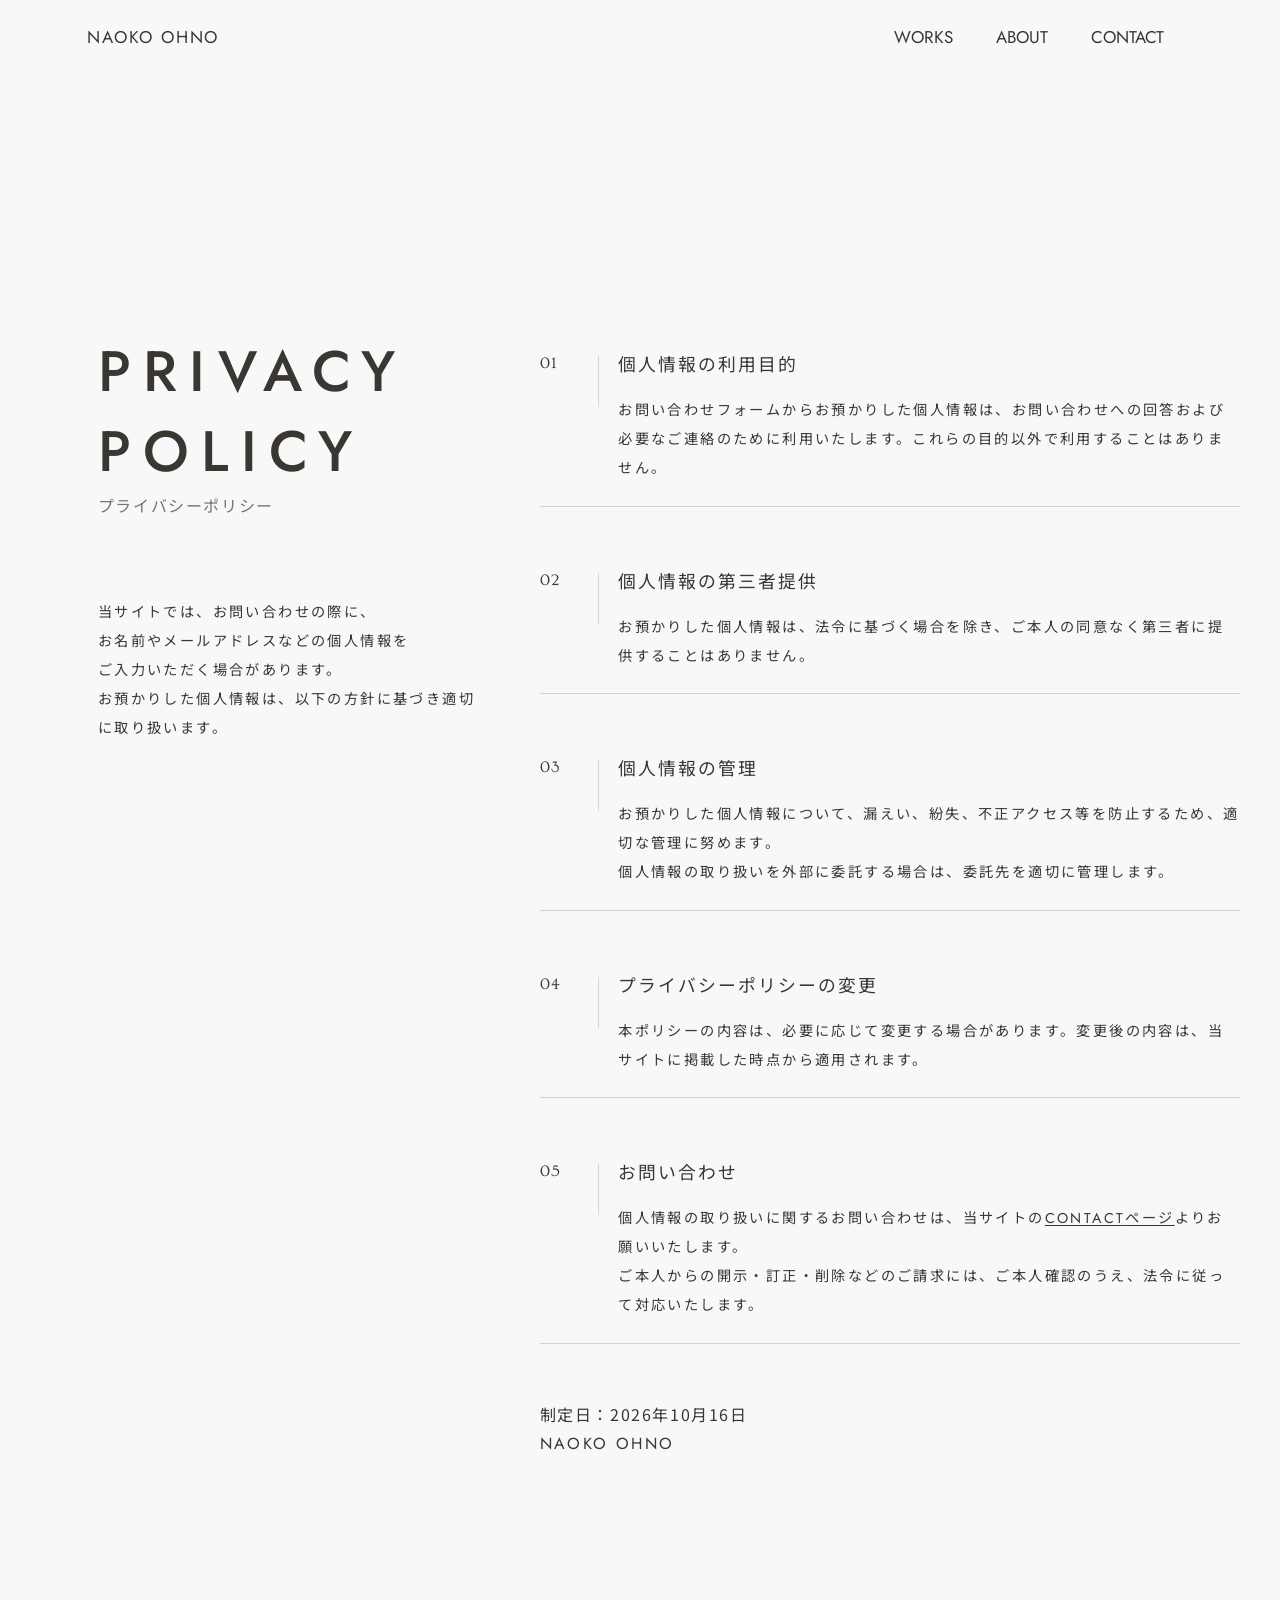
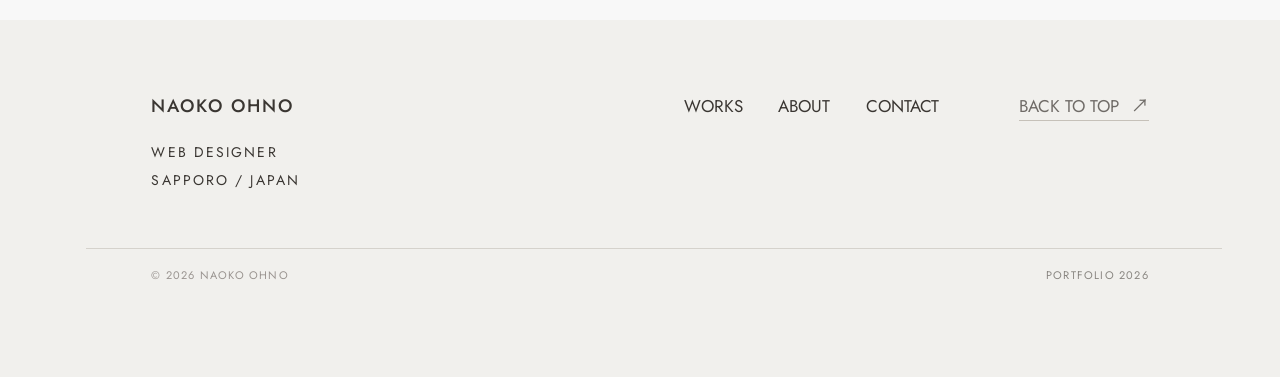
<file: privacy-policy/index.html>
<!doctype html>
<html lang="ja">


<head>
    <meta charset="UTF-8">
    <meta name="viewport" content="width=device-width, initial-scale=1.0">

    <!-- SEO -->
    <title>PRIVACY POLICY | NAOKO OHNO Portfolio</title>
    <meta name="description" content="NAOKO OHNOのポートフォリオサイトにおけるプライバシーポリシーです。お問い合わせで取得する個人情報の利用目的や管理方法についてご案内します。">

    <!-- Favicon -->
    <link rel="icon" type="image/svg+xml" href="../assets/images/favicon.svg">
    <link rel="icon" href="../assets/images/favicon.ico" sizes="any">
    <link rel="apple-touch-icon" sizes="180x180" href="../assets/images/favicon-.png">

    <!-- CSS -->
    <link rel="stylesheet" href="../assets/css/style.css">
    <link rel="stylesheet" href="../assets/css/privacy-policy.css">

    <!-- JavaScript -->
    <script src="../assets/js/main.js" defer></script>
</head>


<body class="privacy-page" id="top">
    <!-- Header -->
    <header class="site-header">
        <div class="site-header__inner container">
            <a class="site-header__logo" href="../index.html" lang="en">NAOKO OHNO</a>

            <!-- 共通JavaScriptの初期化後にメニューボタンを有効にする。 -->
            <button class="site-header__menu-toggle" type="button" aria-label="メニューを開く" aria-controls="site-navigation"
                aria-expanded="false" disabled>
                <span class="site-header__menu-line" aria-hidden="true"></span>
                <span class="site-header__menu-line" aria-hidden="true"></span>
            </button>

            <!-- PC・スマートフォン共通のナビゲーション。SPの開閉は共通JavaScriptで制御する。 -->
            <nav class="site-header__nav" id="site-navigation" aria-label="メインナビゲーション">
                <div class="site-header__menu-panel">
                    <a class="site-header__menu-brand" href="../index.html" lang="en">NAOKO OHNO</a>
                    <ul class="site-header__nav-list">
                        <li class="site-header__nav-item">
                            <a class="site-header__nav-link" href="../index.html#works" lang="en"><span
                                    class="site-header__nav-label">WORKS</span><span class="site-header__nav-subtitle"
                                    lang="ja">つくったもの</span></a>
                        </li>
                        <li class="site-header__nav-item">
                            <a class="site-header__nav-link" href="../index.html#about" lang="en"><span
                                    class="site-header__nav-label">ABOUT</span><span class="site-header__nav-subtitle"
                                    lang="ja">わたしについて</span></a>
                        </li>
                        <li class="site-header__nav-item">
                            <a class="site-header__nav-link" href="../contact/index.html" lang="en"><span
                                    class="site-header__nav-label">CONTACT</span><span class="site-header__nav-subtitle"
                                    lang="ja">お問い合わせ</span></a>
                        </li>
                    </ul>
                </div>
            </nav>
        </div>
    </header>

    <main class="site-main policy" aria-labelledby="policy-title">
        <div class="policy__inner container">
            <div class="policy__introduction">
                <header class="policy__heading">
                    <h1 class="policy__title" id="policy-title" lang="en">PRIVACY<br>POLICY</h1>
                    <p class="policy__subtitle">プライバシーポリシー</p>
                </header>
                <p class="policy__lead">当サイトでは、お問い合わせの際に、<br class="policy__desktop-break">お名前やメールアドレスなどの個人情報を<br
                        class="policy__desktop-break">ご入力いただく場合があります。<br
                        class="policy__desktop-break">お預かりした個人情報は、以下の方針に基づき適切に取り扱います。</p>
            </div>

            <div class="policy__details">
                <ol class="policy__list">
                    <li class="policy__item">
                        <section class="policy-section" aria-labelledby="policy-purpose">
                            <span class="policy-section__number" aria-hidden="true">01</span>
                            <h2 class="policy-section__title" id="policy-purpose">個人情報の利用目的</h2>
                            <p class="policy-section__text">
                                お問い合わせフォームからお預かりした個人情報は、お問い合わせへの回答および必要なご連絡のために利用いたします。これらの目的以外で利用することはありません。</p>
                        </section>
                    </li>
                    <li class="policy__item">
                        <section class="policy-section" aria-labelledby="policy-disclosure">
                            <span class="policy-section__number" aria-hidden="true">02</span>
                            <h2 class="policy-section__title" id="policy-disclosure">個人情報の第三者提供</h2>
                            <p class="policy-section__text">お預かりした個人情報は、法令に基づく場合を除き、ご本人の同意なく第三者に提供することはありません。</p>
                        </section>
                    </li>
                    <li class="policy__item">
                        <section class="policy-section" aria-labelledby="policy-management">
                            <span class="policy-section__number" aria-hidden="true">03</span>
                            <h2 class="policy-section__title" id="policy-management">個人情報の管理</h2>
                            <p class="policy-section__text">お預かりした個人情報について、漏えい、紛失、不正アクセス等を防止するため、適切な管理に努めます。<br
                                    class="policy__desktop-break">個人情報の取り扱いを外部に委託する場合は、委託先を適切に管理します。</p>
                        </section>
                    </li>
                    <li class="policy__item">
                        <section class="policy-section" aria-labelledby="policy-changes">
                            <span class="policy-section__number" aria-hidden="true">04</span>
                            <h2 class="policy-section__title" id="policy-changes">プライバシーポリシーの変更</h2>
                            <p class="policy-section__text">本ポリシーの内容は、必要に応じて変更する場合があります。変更後の内容は、当サイトに掲載した時点から適用されます。</p>
                        </section>
                    </li>
                    <li class="policy__item">
                        <section class="policy-section" aria-labelledby="policy-contact">
                            <span class="policy-section__number" aria-hidden="true">05</span>
                            <h2 class="policy-section__title" id="policy-contact">お問い合わせ</h2>
                            <p class="policy-section__text">個人情報の取り扱いに関するお問い合わせは、当サイトの<a class="policy-section__link"
                                    href="../contact/index.html"><span lang="en">CONTACT</span>ページ</a>よりお願いいたします。<br
                                    class="policy__desktop-break">ご本人からの開示・訂正・削除などのご請求には、ご本人確認のうえ、法令に従って対応いたします。</p>
                        </section>
                    </li>
                </ol>

                <div class="policy__signature">
                    <!-- TODO: 制定日が確定したら、カンプの仮日付を正式な日付に置き換える。 -->
                    <p class="policy__date">制定日：2026年10月16日</p>
                    <p class="policy__author" lang="en">NAOKO OHNO</p>
                </div>
            </div>
        </div>
    </main>

    <!-- Footer -->
    <footer class="site-footer">
        <div class="site-footer__inner container">
            <div class="site-footer__main">
                <div class="site-footer__identity" lang="en">
                    <a class="site-footer__logo" href="../index.html">NAOKO OHNO</a>
                    <p class="site-footer__role">WEB DESIGNER</p>
                    <p class="site-footer__location">SAPPORO / JAPAN</p>
                </div>

                <nav class="site-footer__nav" aria-label="フッターナビゲーション">
                    <ul class="site-footer__nav-list">
                        <li class="site-footer__nav-item">
                            <a class="site-footer__nav-link" href="../index.html#works" lang="en">WORKS</a>
                        </li>
                        <li class="site-footer__nav-item">
                            <a class="site-footer__nav-link" href="../index.html#about" lang="en">ABOUT</a>
                        </li>
                        <li class="site-footer__nav-item">
                            <a class="site-footer__nav-link" href="../contact/index.html" lang="en">CONTACT</a>
                        </li>
                    </ul>
                </nav>

                <a class="site-footer__back-to-top" href="#top" lang="en">
                    <span class="site-footer__back-to-top-label">BACK TO TOP</span>
                    <span class="site-footer__back-to-top-icon" aria-hidden="true">↗</span>
                </a>
            </div>

            <div class="site-footer__bottom" lang="en">
                <small class="site-footer__copyright">&copy; 2026 NAOKO OHNO</small>
                <p class="site-footer__edition">PORTFOLIO 2026</p>
            </div>
        </div>
    </footer>
</body>

</html>
</file>
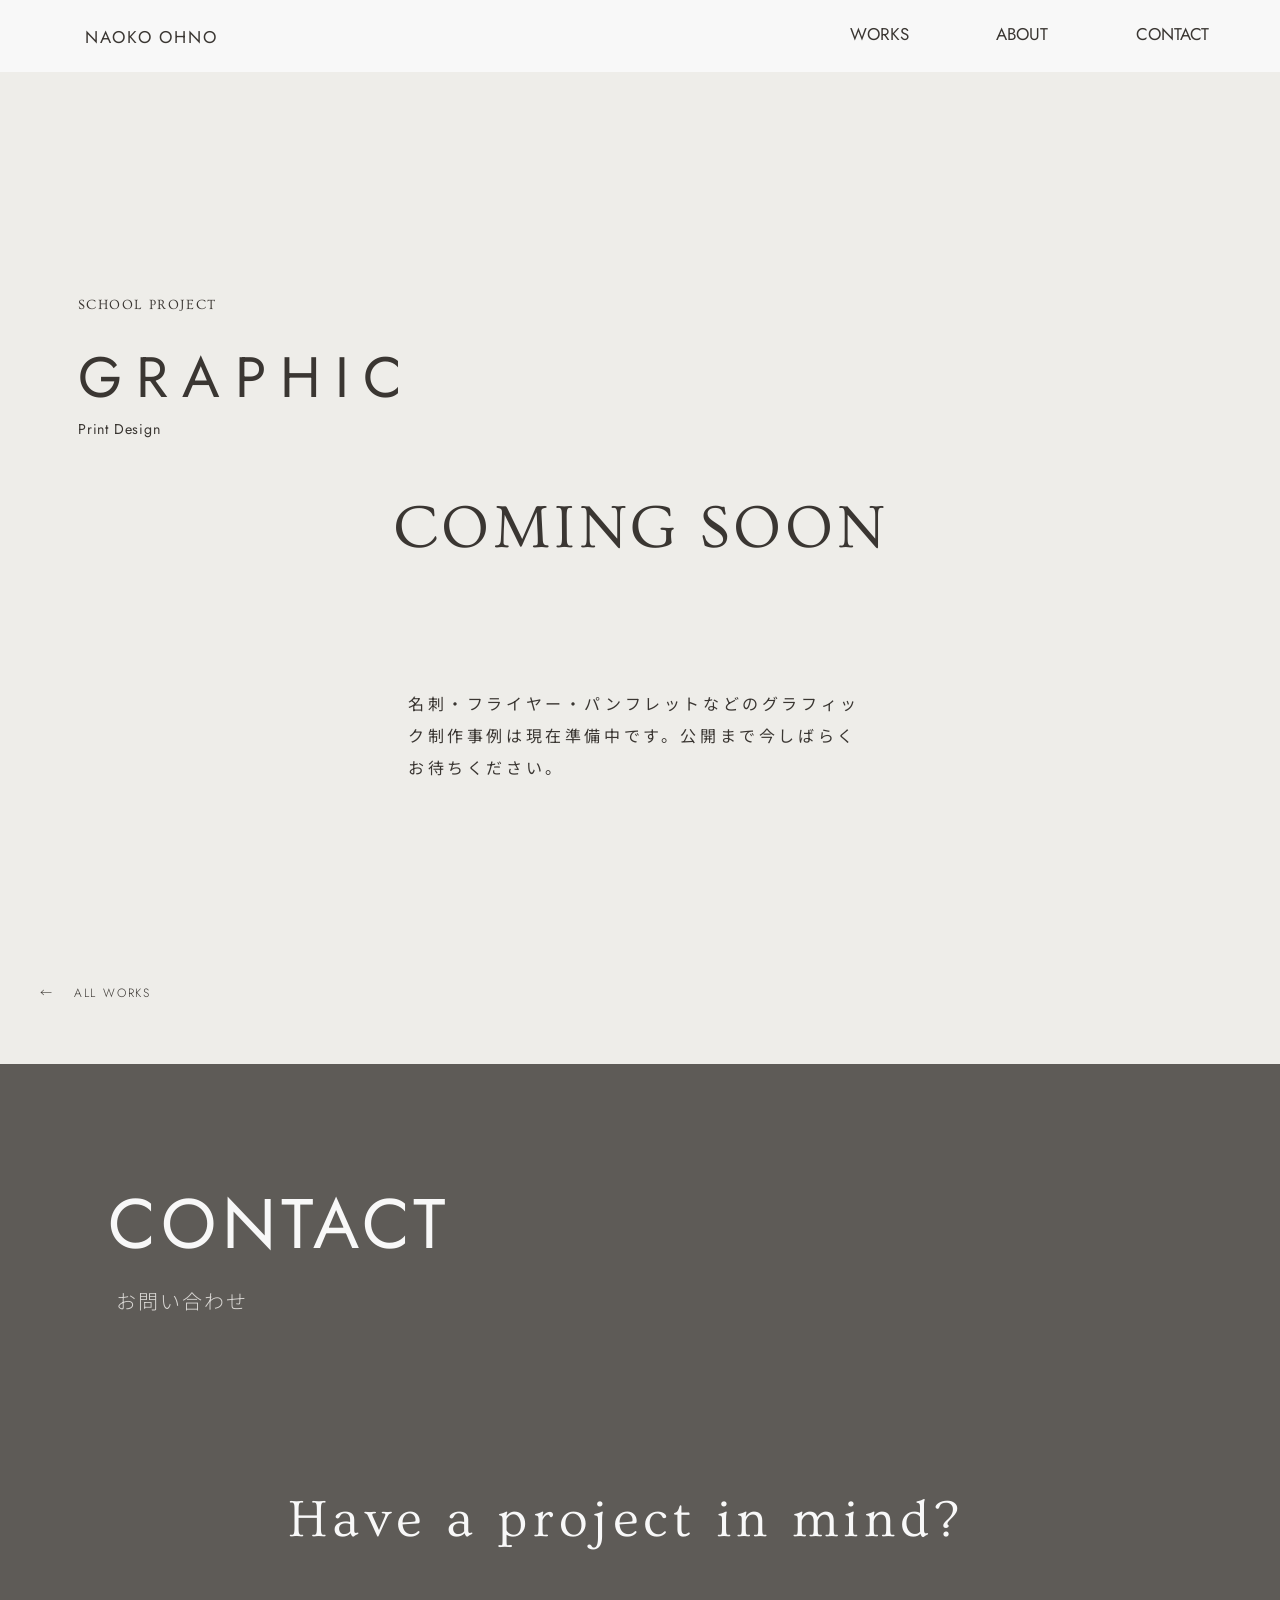
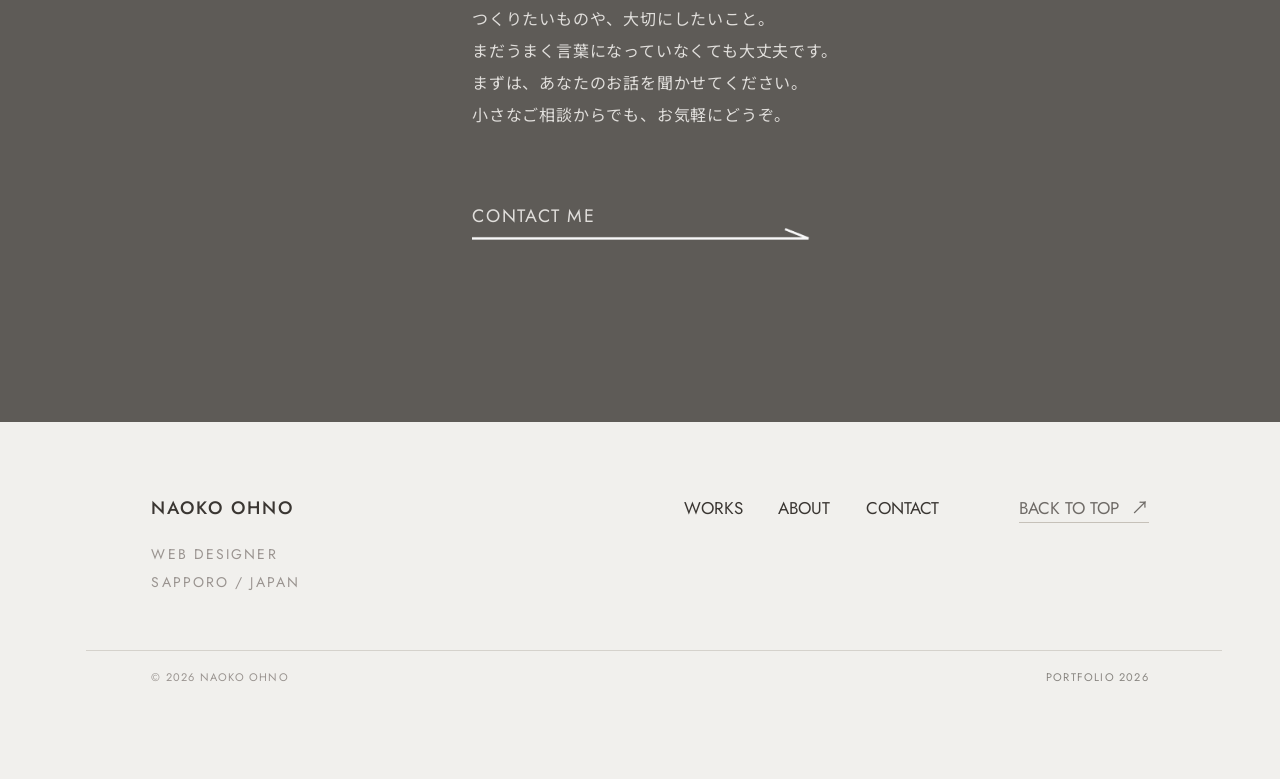
<file: works/graphic/index.html>
<!doctype html>
<html lang="ja">


<head>
    <meta charset="UTF-8">
    <meta name="viewport" content="width=device-width, initial-scale=1.0">

    <!-- SEO -->
    <title>GRAPHIC | WORKS | NAOKO OHNO Portfolio</title>
    <meta name="description"
        content="Webデザイナー NAOKO OHNOのグラフィックデザイン作品集。印刷物を中心とした制作作品を掲載し、レイアウトやタイポグラフィ、情報の伝わりやすさを大切にしたデザインをご紹介します。">

    <!-- Favicon -->
    <link rel="icon" type="image/svg+xml" href="../../assets/images/favicon.svg">
    <link rel="icon" href="../../assets/images/favicon.ico" sizes="any">
    <link rel="apple-touch-icon" sizes="180x180" href="../../assets/images/favicon-.png">

    <!-- CSS -->
    <link rel="stylesheet" href="../../assets/css/style.css">
    <link rel="stylesheet" href="../../assets/css/graphic.css">

    <!-- JavaScript -->
    <script src="../../assets/js/main.js" defer></script>
</head>


<body class="project-page project-page--graphic" id="top">
    <!-- Header -->
    <header class="site-header">
        <div class="site-header__inner container">
            <a class="site-header__logo" href="../../index.html" lang="en">NAOKO OHNO</a>

            <!-- 共通JavaScriptの初期化後にメニューボタンを有効にする。 -->
            <button class="site-header__menu-toggle" type="button" aria-label="メニューを開く" aria-controls="site-navigation"
                aria-expanded="false" disabled>
                <span class="site-header__menu-line" aria-hidden="true"></span>
                <span class="site-header__menu-line" aria-hidden="true"></span>
            </button>

            <!-- PC・スマートフォン共通のナビゲーション。SPの開閉は共通JavaScriptで制御する。 -->
            <nav class="site-header__nav" id="site-navigation" aria-label="メインナビゲーション">
                <div class="site-header__menu-panel">
                    <a class="site-header__menu-brand" href="../../index.html" lang="en">NAOKO OHNO</a>
                    <ul class="site-header__nav-list">
                        <li class="site-header__nav-item">
                            <a class="site-header__nav-link" href="../../index.html#works" lang="en"><span
                                    class="site-header__nav-label">WORKS</span><span class="site-header__nav-subtitle"
                                    lang="ja">つくったもの</span></a>
                        </li>
                        <li class="site-header__nav-item">
                            <a class="site-header__nav-link" href="../../index.html#about" lang="en"><span
                                    class="site-header__nav-label">ABOUT</span><span class="site-header__nav-subtitle"
                                    lang="ja">わたしについて</span></a>
                        </li>
                        <li class="site-header__nav-item">
                            <a class="site-header__nav-link" href="#contact" lang="en"><span
                                    class="site-header__nav-label">CONTACT</span><span class="site-header__nav-subtitle"
                                    lang="ja">お問い合わせ</span></a>
                        </li>
                    </ul>
                </div>
            </nav>
        </div>
    </header>

    <main class="site-main project-main">
        <article class="project project--graphic" aria-labelledby="project-title">
            <!-- Project Hero -->
            <header class="project-hero">
                <div class="project-hero__inner container">
                    <div class="project-hero__heading">
                        <p class="project-hero__category" lang="en">SCHOOL PROJECT</p>
                        <h1 class="project-hero__title" id="project-title" lang="en">GRAPHIC</h1>
                        <p class="project-hero__type" lang="en">Print Design</p>
                    </div>
                </div>
            </header>

            <section class="graphic-pending" aria-labelledby="graphic-pending-title">
                <div class="graphic-pending__inner container">
                    <h2 class="graphic-pending__title" id="graphic-pending-title" lang="en">COMING SOON</h2>
                    <p class="graphic-pending__description">名刺・フライヤー・パンフレットなどのグラフィック制作事例は現在準備中です。公開まで今しばらくお待ちください。</p>
                </div>
            </section>

            <!-- TODO: 作品情報の確定後、ここにProject OverviewとDesign Conceptを追加する。
                 クライアント・制作目的・ターゲット・背景・成果・ツール・制作年は未確定。 -->
            <!-- TODO: 実際の印刷物・グラフィック作品画像が用意できたら、figure / figcaptionを使った
                 GRAPHIC専用ギャラリーを追加する。既存のgraphic_topsp.webp / graphic_toppc.webpは
                 TOP用サムネイルのため、この詳細ページの作品画像としては使用しない。 -->

            <!-- Project Navigation -->
            <nav class="project-navigation" aria-label="作品ナビゲーション">
                <div class="project-navigation__inner container">
                    <a class="project-navigation__link project-navigation__link--all" href="../../index.html#works"
                        lang="en">
                        <span class="project-navigation__arrow" aria-hidden="true">←</span>
                        <span class="project-navigation__label">ALL WORKS</span>
                    </a>
                    <!-- TODO: 前後の作品リンクを追加する場合は、実在する作品ページの相対パスを指定する。 -->
                </div>
            </nav>
        </article>

        <!-- Contact -->
        <section class="contact" id="contact" aria-labelledby="contact-title">
            <div class="contact__inner container">
                <header class="section-heading contact__heading">
                    <h2 class="section-heading__title" id="contact-title" lang="en">CONTACT</h2>
                    <p class="section-heading__subtitle">お問い合わせ</p>
                </header>

                <div class="contact__body">
                    <p class="contact__lead" lang="en">Have a project in mind?</p>
                    <p class="contact__description">
                        <span class="contact__description-line">つくりたいものや、大切にしたいこと。</span>
                        <span class="contact__description-line">まだうまく言葉になっていなくても大丈夫です。</span>
                        <span class="contact__description-line">まずは、あなたのお話を聞かせてください。</span>
                        <span class="contact__description-line">小さなご相談からでも、お気軽にどうぞ。</span>
                    </p>

                    <a class="contact__link text-link text-link--arrow" href="../../contact/index.html" lang="en">
                        <span class="text-link__label">CONTACT ME</span>
                        <span class="text-link__decoration" aria-hidden="true">
                            <picture>
                                <source media="(min-width: 769px)" srcset="../../assets/images/arrow.png" width="440"
                                    height="18">
                                <img src="../../assets/images/arrow.svg" alt="">
                            </picture>
                        </span>

                    </a>
                </div>
            </div>
        </section>
    </main>

    <!-- Footer -->
    <footer class="site-footer">
        <div class="site-footer__inner container">
            <div class="site-footer__main">
                <div class="site-footer__identity" lang="en">
                    <a class="site-footer__logo" href="../../index.html">NAOKO OHNO</a>
                    <p class="site-footer__role">WEB DESIGNER</p>
                    <p class="site-footer__location">SAPPORO / JAPAN</p>
                </div>

                <nav class="site-footer__nav" aria-label="フッターナビゲーション">
                    <ul class="site-footer__nav-list">
                        <li class="site-footer__nav-item">
                            <a class="site-footer__nav-link" href="../../index.html#works" lang="en">WORKS</a>
                        </li>
                        <li class="site-footer__nav-item">
                            <a class="site-footer__nav-link" href="../../index.html#about" lang="en">ABOUT</a>
                        </li>
                        <li class="site-footer__nav-item">
                            <a class="site-footer__nav-link" href="#contact" lang="en">CONTACT</a>
                        </li>
                    </ul>
                </nav>

                <a class="site-footer__back-to-top" href="#top" lang="en">
                    <span class="site-footer__back-to-top-label">BACK TO TOP</span>
                    <span class="site-footer__back-to-top-icon" aria-hidden="true">↗</span>
                </a>
            </div>

            <div class="site-footer__bottom" lang="en">
                <small class="site-footer__copyright">&copy; 2026 NAOKO OHNO</small>
                <p class="site-footer__edition">PORTFOLIO 2026</p>
            </div>
        </div>
    </footer>
</body>

</html>
</file>
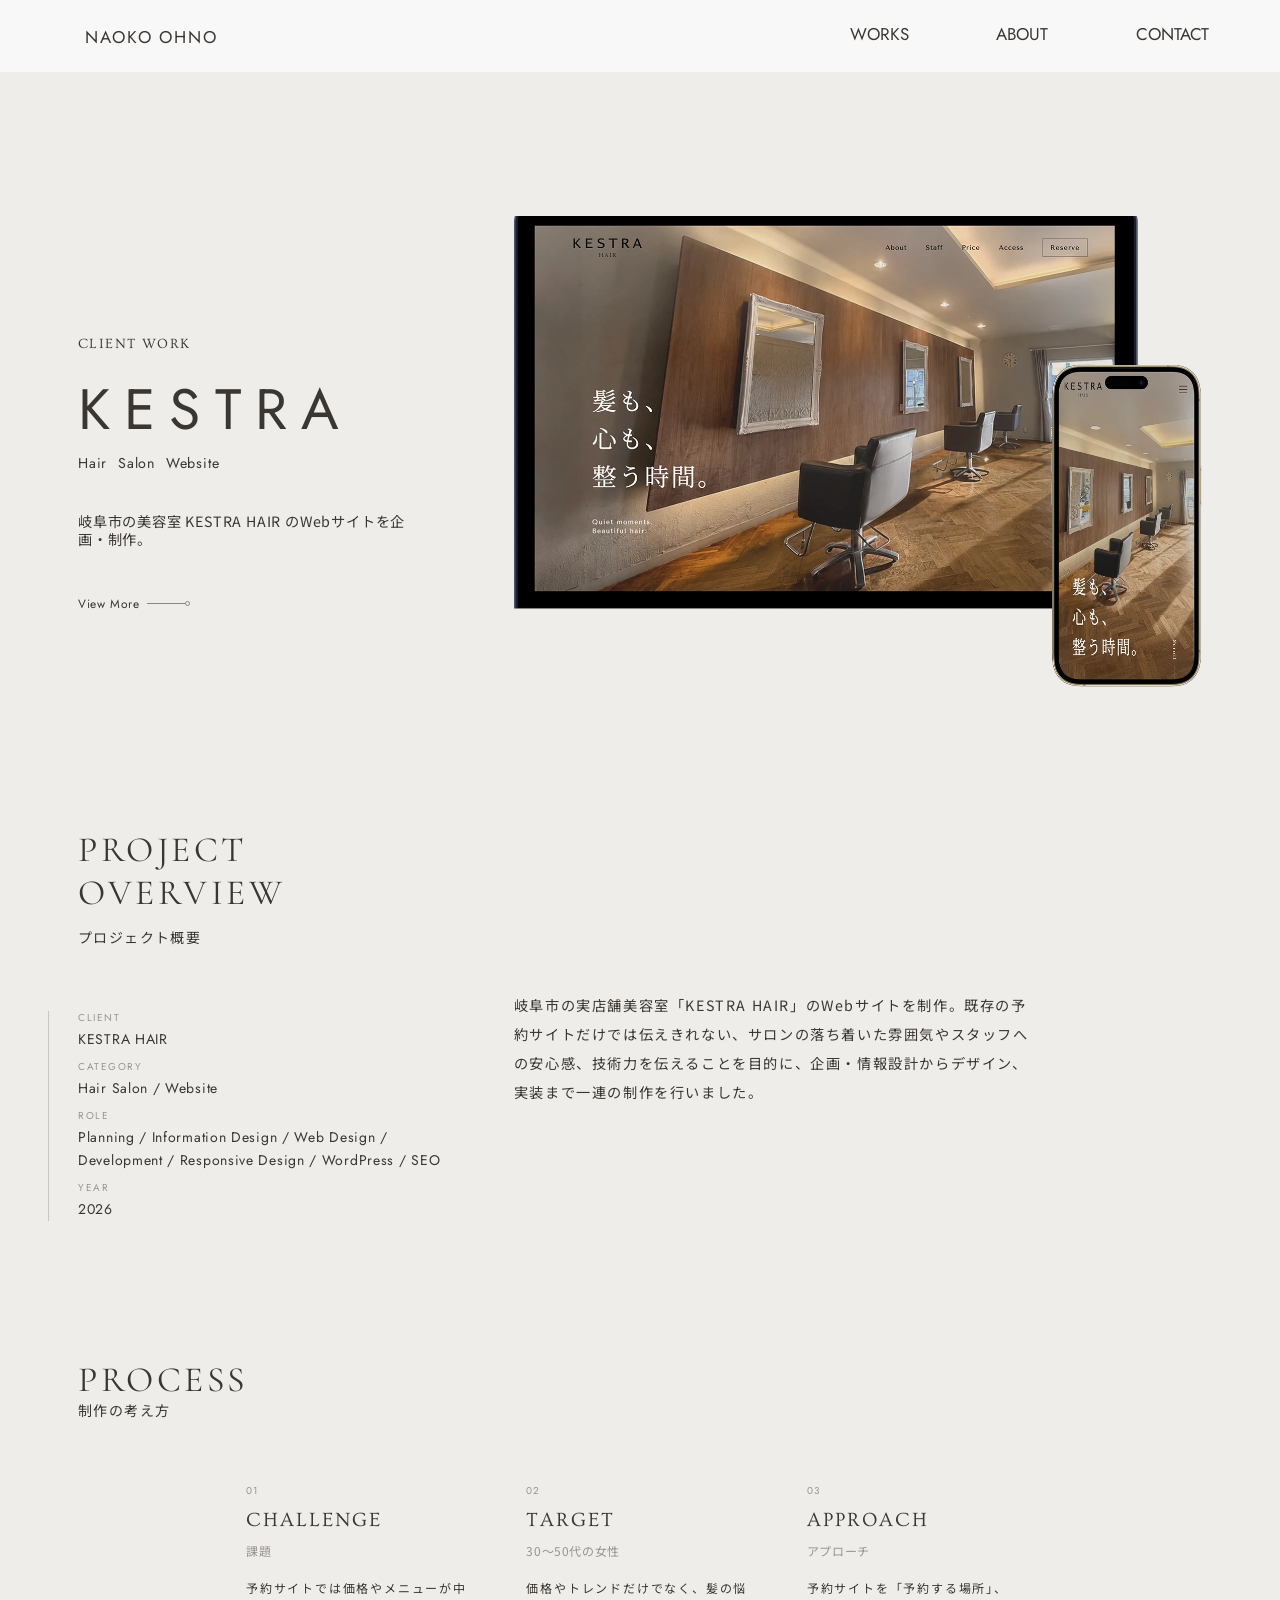
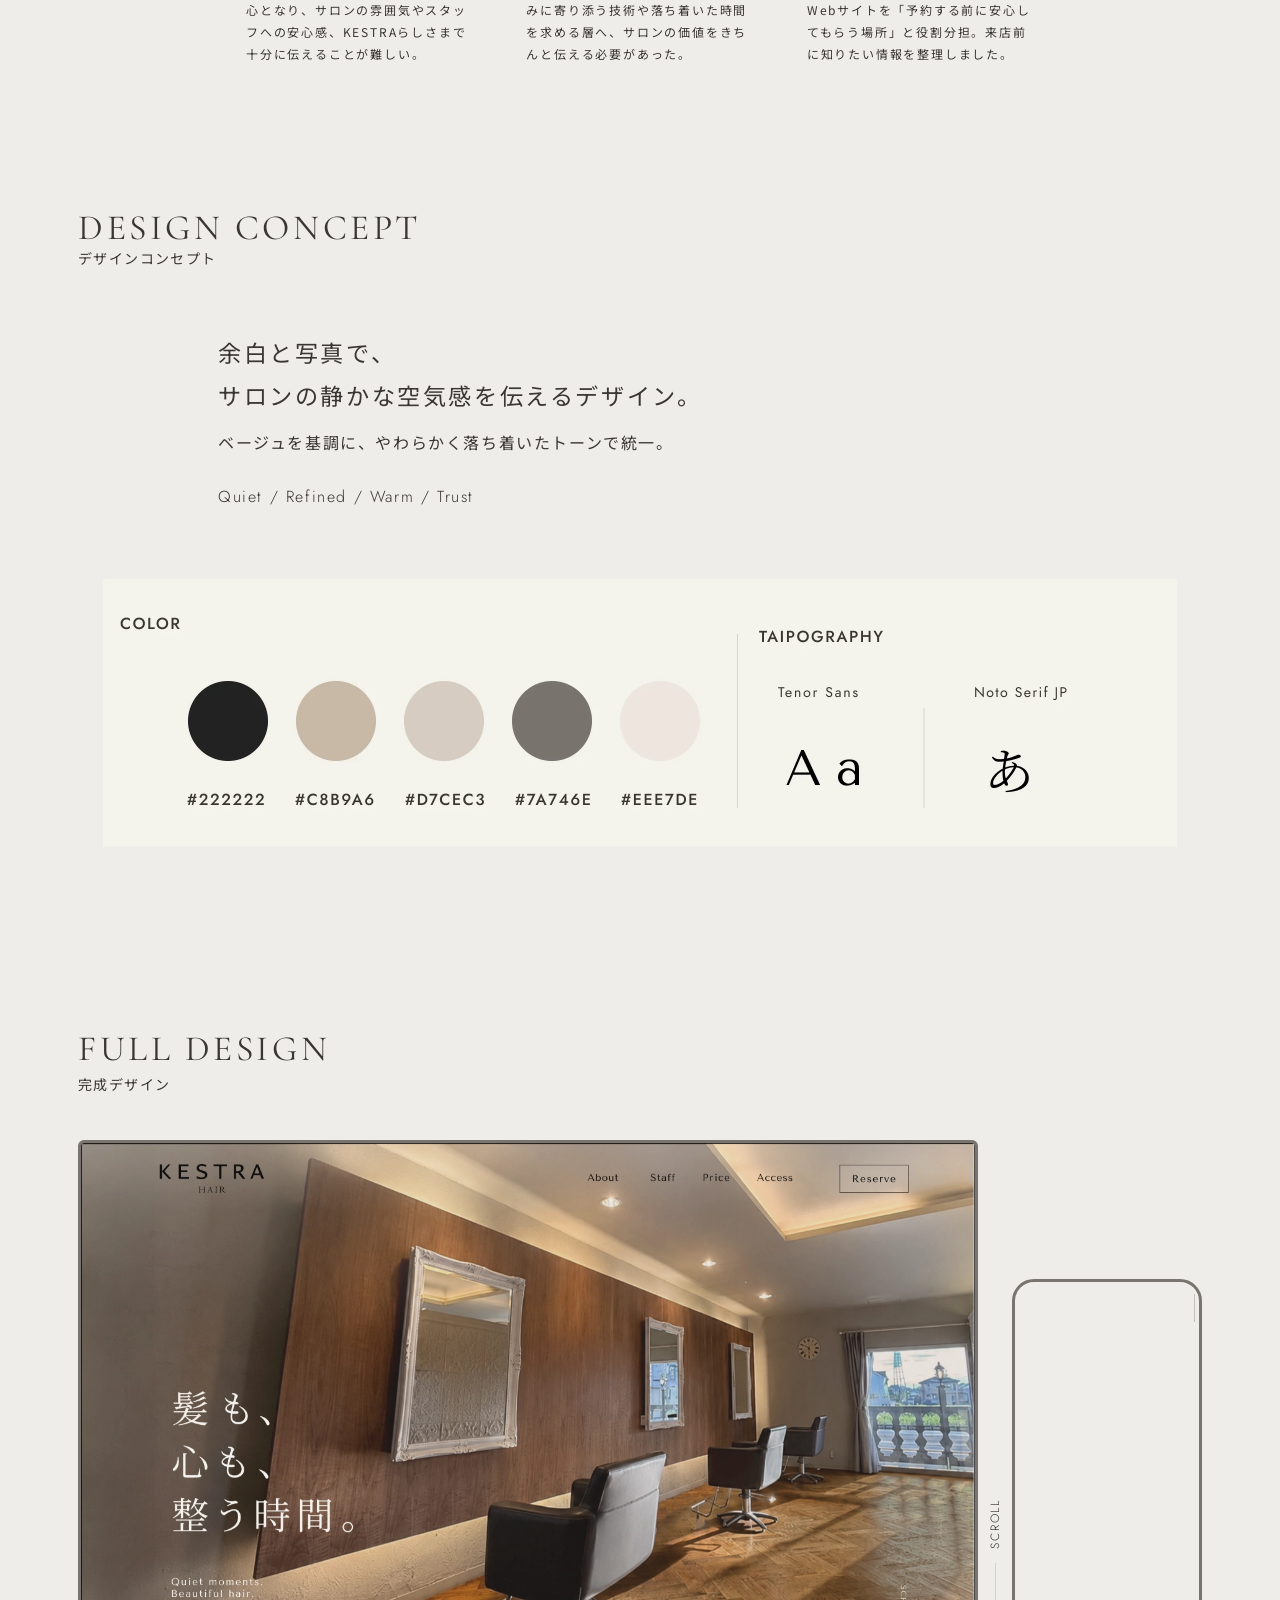
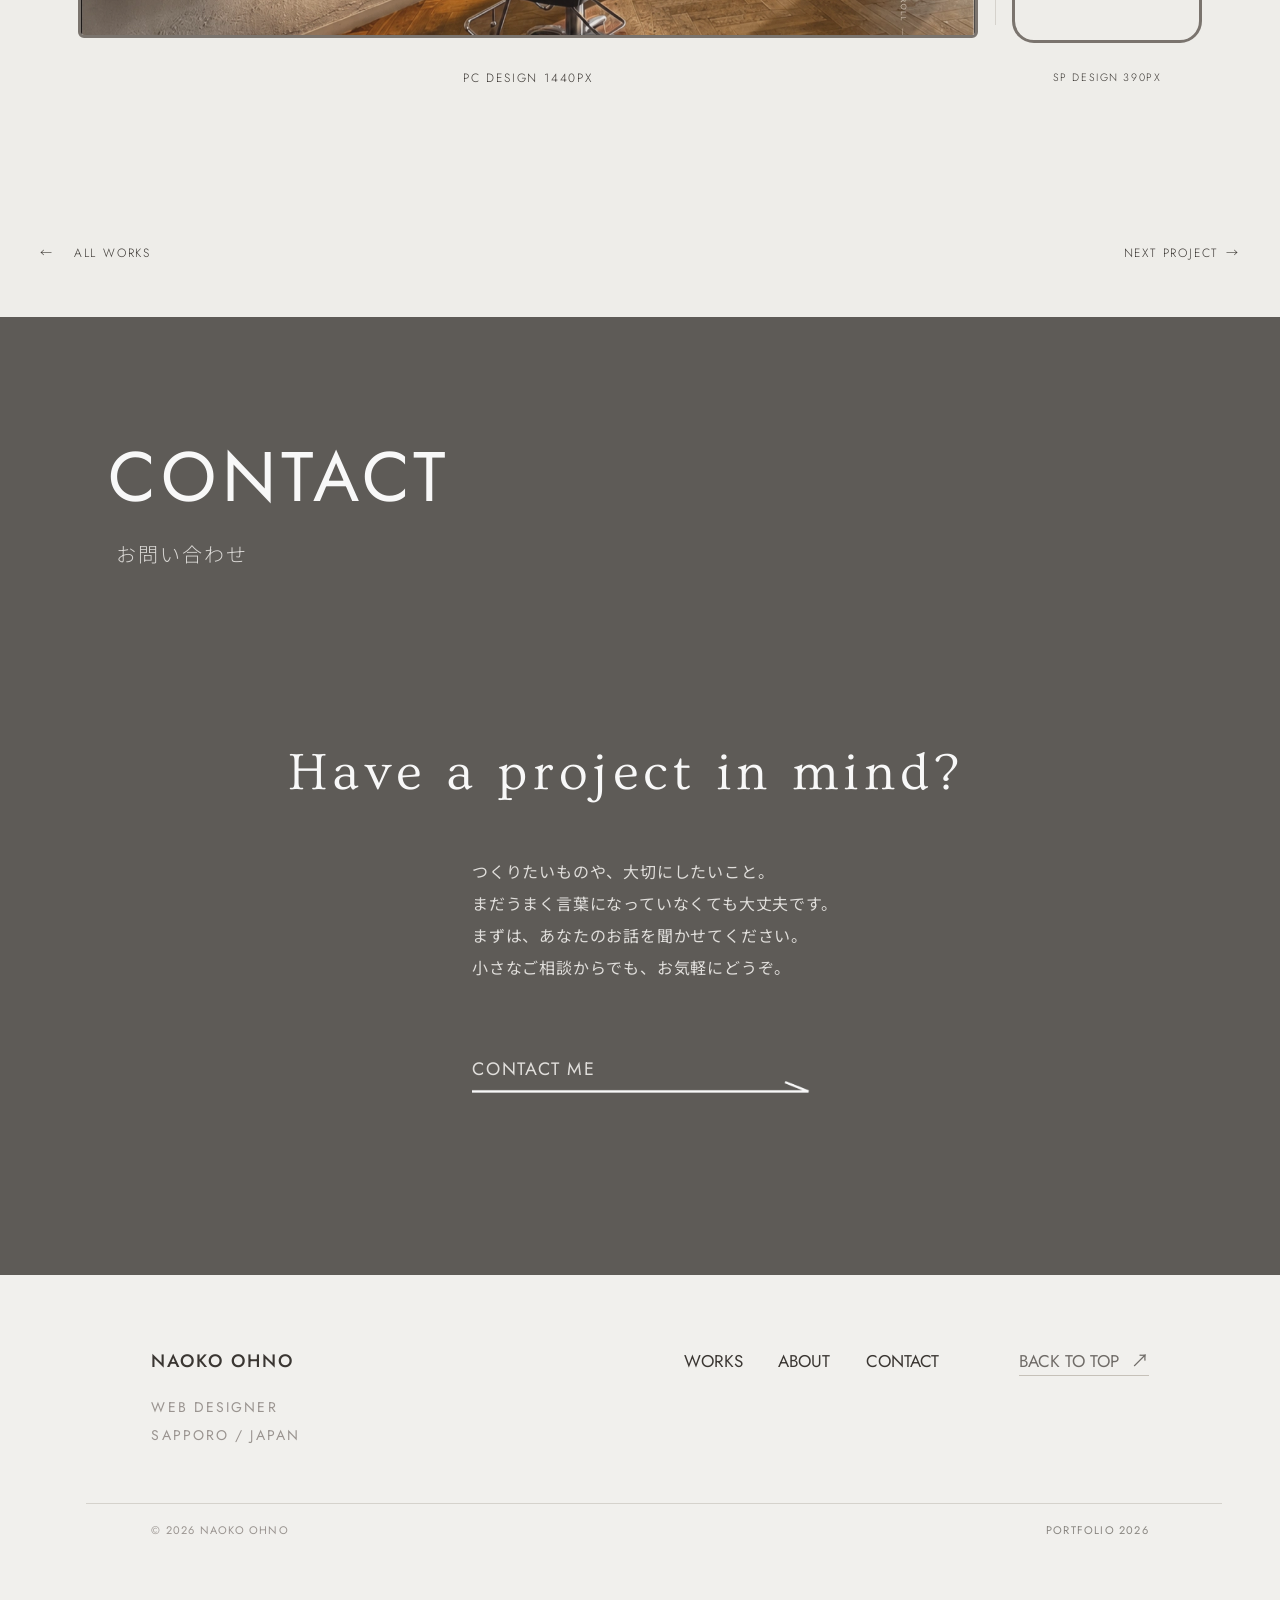
<file: works/kestra/index.html>
<!doctype html>
<html lang="ja">


<head>
    <meta charset="UTF-8">
    <meta name="viewport" content="width=device-width, initial-scale=1.0">

    <!-- SEO -->
    <title>KESTRA HAIR | WORKS | NAOKO OHNO Portfolio</title>
    <meta name="description"
        content="岐阜市の美容室KESTRA HAIRのWebサイト制作実績。サロンの世界観や安心感を伝えることを目的に、企画・情報設計からWebデザイン、コーディング、WordPress、SEOまで担当しました。">

    <!-- Favicon -->
    <link rel="icon" type="image/svg+xml" href="../../assets/images/favicon.svg">
    <link rel="icon" href="../../assets/images/favicon.ico" sizes="any">
    <link rel="apple-touch-icon" sizes="180x180" href="../../assets/images/favicon-.png">

    <!-- CSS -->
    <link rel="stylesheet" href="../../assets/css/style.css">
    <link rel="stylesheet" href="../../assets/css/kestra.css">

    <!-- JavaScript -->
    <script src="../../assets/js/main.js" defer></script>
</head>


<body class="project-page project-page--kestra" id="top">
    <!-- Header -->
    <header class="site-header">
        <div class="site-header__inner container">
            <a class="site-header__logo" href="../../index.html" lang="en">NAOKO OHNO</a>

            <!-- 共通JavaScriptの初期化後にメニューボタンを有効にする。 -->
            <button class="site-header__menu-toggle" type="button" aria-label="メニューを開く" aria-controls="site-navigation"
                aria-expanded="false" disabled>
                <span class="site-header__menu-line" aria-hidden="true"></span>
                <span class="site-header__menu-line" aria-hidden="true"></span>
            </button>

            <!-- PC・スマートフォン共通のナビゲーション。SPの開閉は共通JavaScriptで制御する。 -->
            <nav class="site-header__nav" id="site-navigation" aria-label="メインナビゲーション">
                <div class="site-header__menu-panel">
                    <a class="site-header__menu-brand" href="../../index.html" lang="en">NAOKO OHNO</a>
                    <ul class="site-header__nav-list">
                        <li class="site-header__nav-item">
                            <a class="site-header__nav-link" href="../../index.html#works" lang="en"><span
                                    class="site-header__nav-label">WORKS</span><span class="site-header__nav-subtitle"
                                    lang="ja">つくったもの</span></a>
                        </li>
                        <li class="site-header__nav-item">
                            <a class="site-header__nav-link" href="../../index.html#about" lang="en"><span
                                    class="site-header__nav-label">ABOUT</span><span class="site-header__nav-subtitle"
                                    lang="ja">わたしについて</span></a>
                        </li>
                        <li class="site-header__nav-item">
                            <a class="site-header__nav-link" href="#contact" lang="en"><span
                                    class="site-header__nav-label">CONTACT</span><span class="site-header__nav-subtitle"
                                    lang="ja">お問い合わせ</span></a>
                        </li>
                    </ul>
                </div>
            </nav>
        </div>
    </header>

    <main class="site-main project-main">
        <article class="project project--kestra" aria-labelledby="project-title">
            <!-- Project Hero -->
            <header class="project-hero">
                <div class="project-hero__inner container">
                    <div class="project-hero__heading">
                        <p class="project-hero__category" lang="en">CLIENT WORK</p>
                        <h1 class="project-hero__title" id="project-title" lang="en">KESTRA</h1>
                        <p class="project-hero__type" lang="en">Hair Salon Website</p>
                    </div>

                    <div class="project-hero__body">
                        <p class="project-hero__introduction">岐阜市の美容室 KESTRA HAIR のWebサイトを企画・制作。</p>

                        <a class="project-hero__link text-link" href="https://kestrahair.jp/" target="_blank"
                            rel="noopener noreferrer" lang="en">
                            <span class="text-link__label">View More</span>
                            <span class="text-link__decoration" aria-hidden="true"></span>
                        </a>
                    </div>

                    <div class="project-hero__media">
                        <picture>
                            <source media="(min-width: 769px)" srcset="../../assets/images/kestra_mocpc.webp"
                                width="1368" height="936">
                            <img class="project-hero__image" src="../../assets/images/kestra_mocsp.webp"
                                alt="KESTRA HAIRのWebサイトをPCとスマートフォンに表示したモックアップ" width="680" height="452"
                                decoding="async">
                        </picture>
                    </div>
                </div>
            </header>

            <!-- Project Overview -->
            <section class="project-overview" aria-labelledby="project-overview-title">
                <div class="project-overview__inner container">
                    <header class="project-section-heading">
                        <h2 class="project-section-heading__title" id="project-overview-title" lang="en">PROJECT
                            OVERVIEW</h2>
                        <p class="project-section-heading__subtitle">プロジェクト概要</p>
                    </header>

                    <div class="project-overview__body">
                        <dl class="project-overview__meta">
                            <div class="project-overview__meta-item">
                                <dt class="project-overview__term" lang="en">CLIENT</dt>
                                <dd class="project-overview__value" lang="en">KESTRA HAIR</dd>
                            </div>
                            <div class="project-overview__meta-item">
                                <dt class="project-overview__term" lang="en">CATEGORY</dt>
                                <dd class="project-overview__value" lang="en">Hair Salon / Website</dd>
                            </div>
                            <div class="project-overview__meta-item">
                                <dt class="project-overview__term" lang="en">ROLE</dt>
                                <dd class="project-overview__value" lang="en">Planning / Information Design / Web Design
                                    / Development / Responsive Design / WordPress / SEO</dd>
                            </div>
                            <div class="project-overview__meta-item">
                                <dt class="project-overview__term" lang="en">YEAR</dt>
                                <dd class="project-overview__value"><time datetime="2026">2026</time></dd>
                            </div>
                        </dl>
                        <p class="project-overview__description">岐阜市の実店舗美容室「KESTRA
                            HAIR」のWebサイトを制作。既存の予約サイトだけでは伝えきれない、サロンの落ち着いた雰囲気やスタッフへの安心感、技術力を伝えることを目的に、企画・情報設計からデザイン、実装まで一連の制作を行いました。
                        </p>
                    </div>
                </div>
            </section>

            <!-- Process -->
            <section class="project-process" aria-labelledby="project-process-title">
                <div class="project-process__inner container">
                    <header class="project-section-heading">
                        <h2 class="project-section-heading__title" id="project-process-title" lang="en">PROCESS</h2>
                        <p class="project-section-heading__subtitle">制作の考え方</p>
                    </header>

                    <ol class="project-process__list">
                        <li class="project-process__item">
                            <span class="project-process__number" aria-hidden="true">01</span>
                            <div class="project-process__content">
                                <h3 class="project-process__title" lang="en">CHALLENGE</h3>
                                <p class="project-process__subtitle">課題</p>
                                <p class="project-process__description">
                                    予約サイトでは価格やメニューが中心となり、サロンの雰囲気やスタッフへの安心感、KESTRAらしさまで十分に伝えることが難しい。</p>
                            </div>
                        </li>
                        <li class="project-process__item">
                            <span class="project-process__number" aria-hidden="true">02</span>
                            <div class="project-process__content">
                                <h3 class="project-process__title" lang="en">TARGET</h3>
                                <p class="project-process__subtitle">30〜50代の女性</p>
                                <!-- 本文はPCカンプを採用。SPカンプでは「髪に寄り添う技術」と表記。 -->
                                <p class="project-process__description">
                                    価格やトレンドだけでなく、髪の悩みに寄り添う技術や落ち着いた時間を求める層へ、サロンの価値をきちんと伝える必要があった。</p>
                            </div>
                        </li>
                        <li class="project-process__item">
                            <span class="project-process__number" aria-hidden="true">03</span>
                            <div class="project-process__content">
                                <h3 class="project-process__title" lang="en">APPROACH</h3>
                                <p class="project-process__subtitle">アプローチ</p>
                                <p class="project-process__description">
                                    予約サイトを「予約する場所」、Webサイトを「予約する前に安心してもらう場所」と役割分担。来店前に知りたい情報を整理しました。</p>
                            </div>
                        </li>
                    </ol>
                </div>
            </section>

            <!-- Design Concept -->
            <section class="project-concept" aria-labelledby="project-concept-title">
                <div class="project-concept__inner container">
                    <header class="project-section-heading">
                        <h2 class="project-section-heading__title" id="project-concept-title" lang="en">DESIGN CONCEPT
                        </h2>
                        <p class="project-section-heading__subtitle">デザインコンセプト</p>
                    </header>

                    <div class="project-concept__body">
                        <p class="project-concept__lead">余白と写真で、<br>サロンの静かな空気感を伝えるデザイン。</p>
                        <p class="project-concept__description">ベージュを基調に、やわらかく落ち着いたトーンで統一。</p>
                        <p class="project-concept__keywords" lang="en">Quiet / Refined / Warm / Trust</p>
                    </div>
                </div>
            </section>

            <!-- Color / Typography: headings, color codes and type samples are included in the supplied images. -->
            <section class="project-style-guide" aria-label="COLOR / TYPOGRAPHY">
                <div class="project-style-guide__inner container">
                    <picture>
                        <source media="(min-width: 769px)" srcset="../../assets/images/kestra_designpc.webp"
                            width="2152" height="540">
                        <img class="project-style-guide__image" src="../../assets/images/kestra_designsp.webp"
                            alt="COLOR：#222222、#C8B9A6、#D7CEC3、#7A746E、#EEE7DE。TYPOGRAPHY：Tenor Sans（Aa）、Noto Serif JP（あ）。"
                            width="684" height="556" loading="lazy" decoding="async">
                    </picture>
                </div>
            </section>

            <!-- Full Design -->
            <section class="full-design" aria-labelledby="full-design-title">
                <div class="full-design__inner container">
                    <header class="project-section-heading full-design__heading">
                        <h2 class="project-section-heading__title" id="full-design-title" lang="en">FULL DESIGN</h2>
                        <p class="project-section-heading__subtitle full-design__subtitle">完成デザイン</p>
                    </header>

                    <div class="full-design__layouts">
                        <figure class="full-design__item full-design__item--pc">
                            <div class="full-design__frame full-design__frame--pc">
                                <!-- 画像全体を固定サイズの表示枠内で縦スクロールできる。 -->
                                <div class="full-design__preview" role="region" aria-labelledby="full-design-pc-caption"
                                    tabindex="0">
                                    <img class="full-design__image" src="../../assets/images/kestra_scrollpc.webp"
                                        alt="KESTRA HAIRのPC版Webサイト全体" width="1440" height="11517" loading="lazy"
                                        decoding="async">
                                </div>
                            </div>
                            <figcaption class="full-design__caption" id="full-design-pc-caption" lang="en">PC DESIGN
                                1440PX</figcaption>
                        </figure>

                        <div class="full-design__scroll" aria-hidden="true">
                            <span class="full-design__scroll-label" lang="en">SCROLL</span>
                            <span class="full-design__scroll-line"></span>
                        </div>

                        <figure class="full-design__item full-design__item--sp">
                            <div class="full-design__frame full-design__frame--sp">
                                <div class="full-design__preview" role="region" aria-labelledby="full-design-sp-caption"
                                    tabindex="0">
                                    <img class="full-design__image" src="../../assets/images/kestra_scrollsp.jpg"
                                        alt="KESTRA HAIRのスマートフォン版Webサイト全体" width="782" height="24202" loading="lazy"
                                        decoding="async">
                                </div>
                            </div>
                            <figcaption class="full-design__caption" id="full-design-sp-caption" lang="en">SP DESIGN
                                390PX</figcaption>
                        </figure>
                    </div>
                </div>
            </section>

            <!-- Project Navigation -->
            <nav class="project-navigation" aria-label="作品ナビゲーション">
                <div class="project-navigation__inner container">
                    <a class="project-navigation__link project-navigation__link--all" href="../../index.html#works"
                        lang="en">
                        <span class="project-navigation__arrow" aria-hidden="true">←</span>
                        <span class="project-navigation__label">ALL WORKS</span>
                    </a>

                    <a class="project-navigation__link project-navigation__link--next" href="../sugutabe/index.html"
                        lang="en">
                        <span class="project-navigation__label">NEXT PROJECT</span>
                        <span class="project-navigation__arrow" aria-hidden="true">→</span>
                    </a>
                </div>
            </nav>
        </article>

        <!-- Contact -->
        <section class="contact" id="contact" aria-labelledby="contact-title">
            <div class="contact__inner container">
                <header class="section-heading contact__heading">
                    <h2 class="section-heading__title" id="contact-title" lang="en">CONTACT</h2>
                    <p class="section-heading__subtitle">お問い合わせ</p>
                </header>

                <div class="contact__body">
                    <p class="contact__lead" lang="en">Have a project in mind?</p>
                    <p class="contact__description">
                        <span class="contact__description-line">つくりたいものや、大切にしたいこと。</span>
                        <span class="contact__description-line">まだうまく言葉になっていなくても大丈夫です。</span>
                        <span class="contact__description-line">まずは、あなたのお話を聞かせてください。</span>
                        <span class="contact__description-line">小さなご相談からでも、お気軽にどうぞ。</span>
                    </p>

                    <a class="contact__link text-link text-link--arrow" href="../../contact/index.html" lang="en">
                        <span class="text-link__label">CONTACT ME</span>
                        <span class="text-link__decoration" aria-hidden="true">
                            <picture>
                                <source media="(min-width: 769px)" srcset="../../assets/images/arrow.png" width="440"
                                    height="18">
                                <img src="../../assets/images/arrow.svg" alt="">
                            </picture>
                        </span>

                    </a>
                </div>
            </div>
        </section>
    </main>

    <!-- Footer -->
    <footer class="site-footer">
        <div class="site-footer__inner container">
            <div class="site-footer__main">
                <div class="site-footer__identity" lang="en">
                    <a class="site-footer__logo" href="../../index.html">NAOKO OHNO</a>
                    <p class="site-footer__role">WEB DESIGNER</p>
                    <p class="site-footer__location">SAPPORO / JAPAN</p>
                </div>

                <nav class="site-footer__nav" aria-label="フッターナビゲーション">
                    <ul class="site-footer__nav-list">
                        <li class="site-footer__nav-item">
                            <a class="site-footer__nav-link" href="../../index.html#works" lang="en">WORKS</a>
                        </li>
                        <li class="site-footer__nav-item">
                            <a class="site-footer__nav-link" href="../../index.html#about" lang="en">ABOUT</a>
                        </li>
                        <li class="site-footer__nav-item">
                            <a class="site-footer__nav-link" href="#contact" lang="en">CONTACT</a>
                        </li>
                    </ul>
                </nav>

                <a class="site-footer__back-to-top" href="#top" lang="en">
                    <span class="site-footer__back-to-top-label">BACK TO TOP</span>
                    <span class="site-footer__back-to-top-icon" aria-hidden="true">↗</span>
                </a>
            </div>

            <div class="site-footer__bottom" lang="en">
                <small class="site-footer__copyright">&copy; 2026 NAOKO OHNO</small>
                <p class="site-footer__edition">PORTFOLIO 2026</p>
            </div>
        </div>
    </footer>
</body>

</html>
</file>
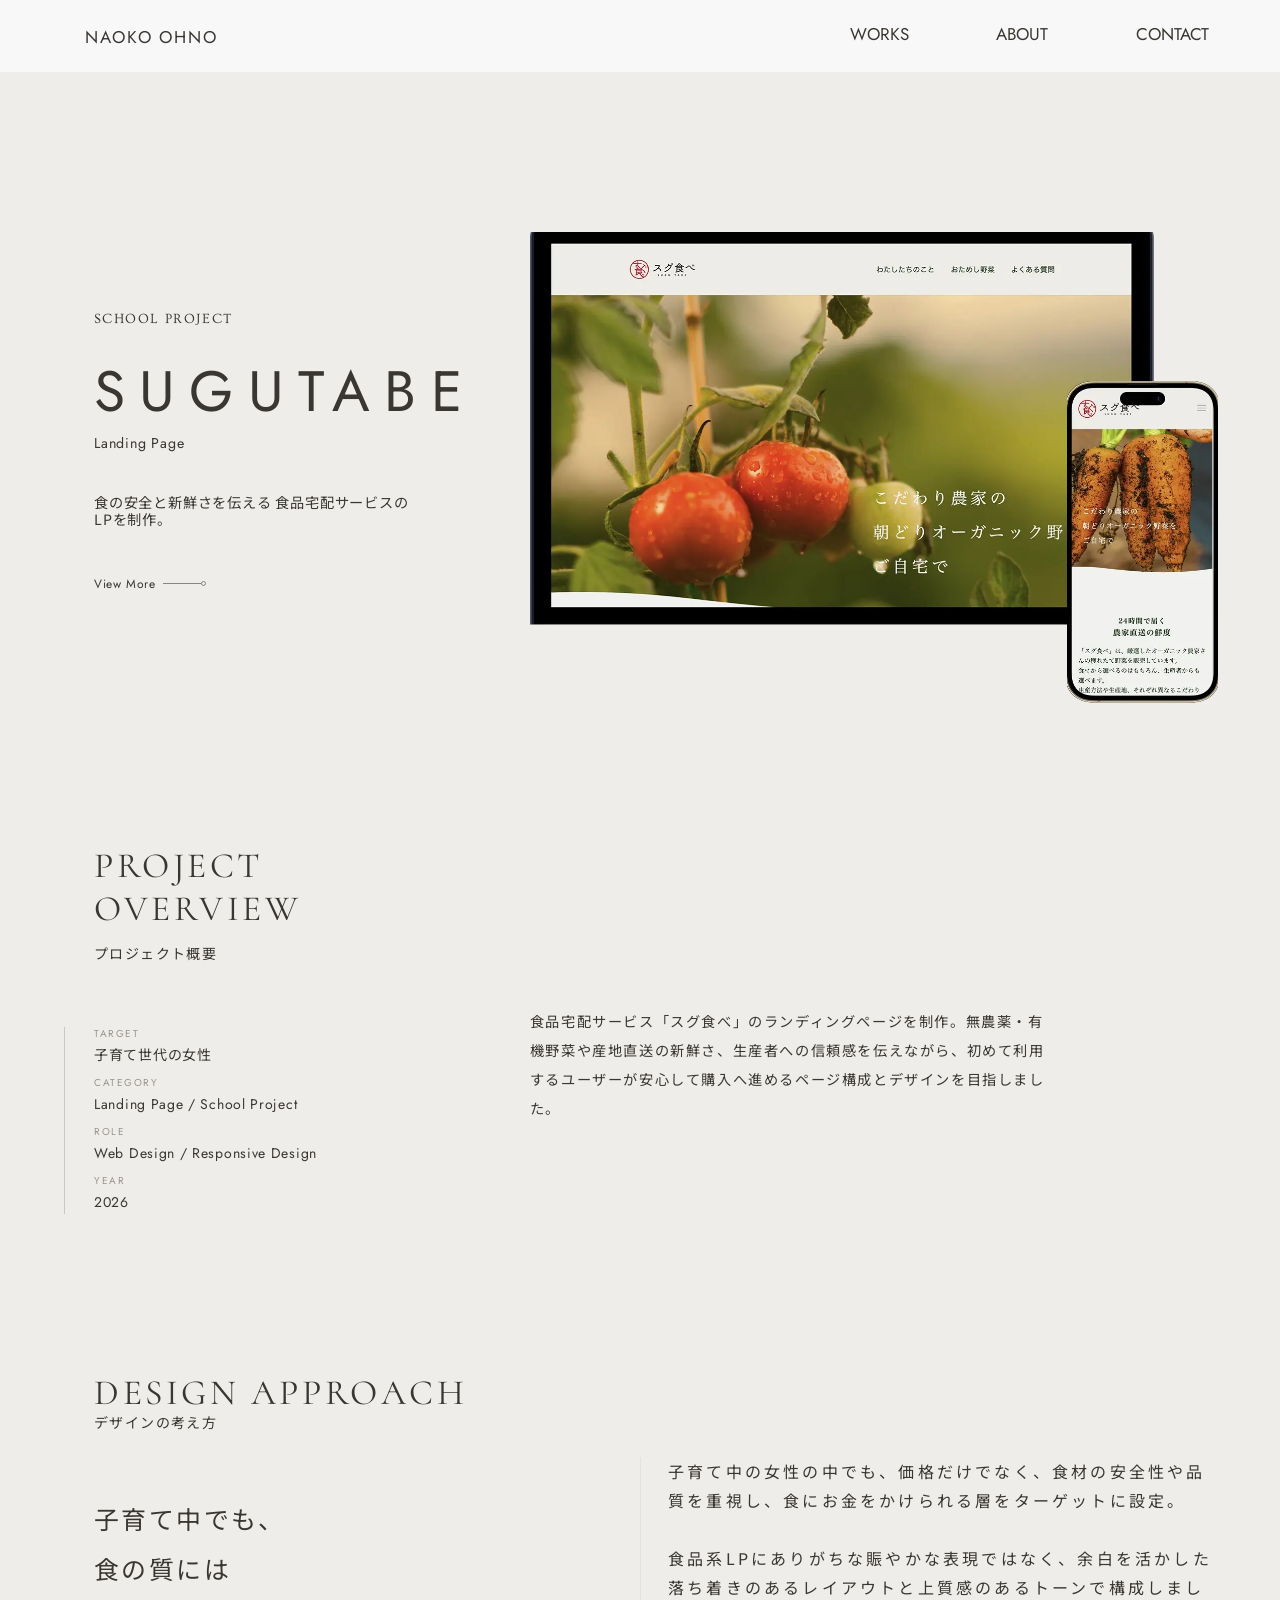
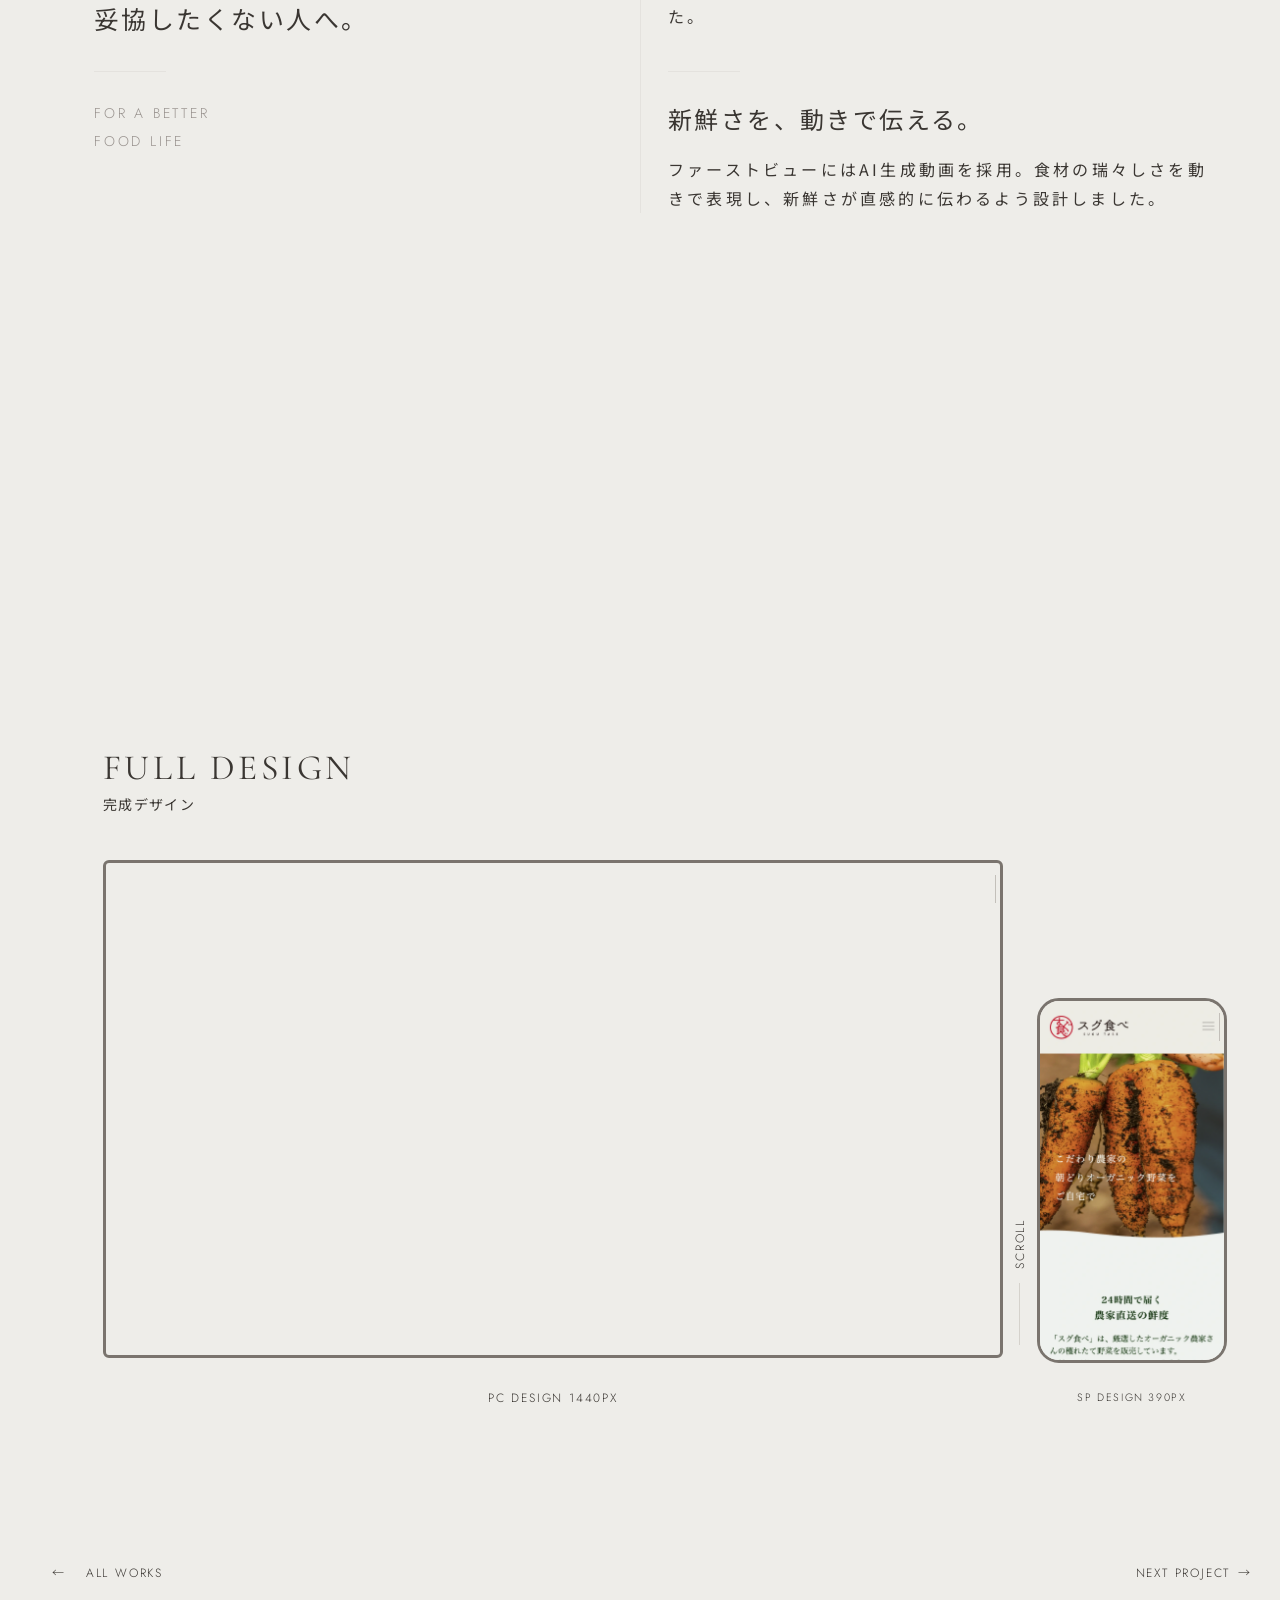
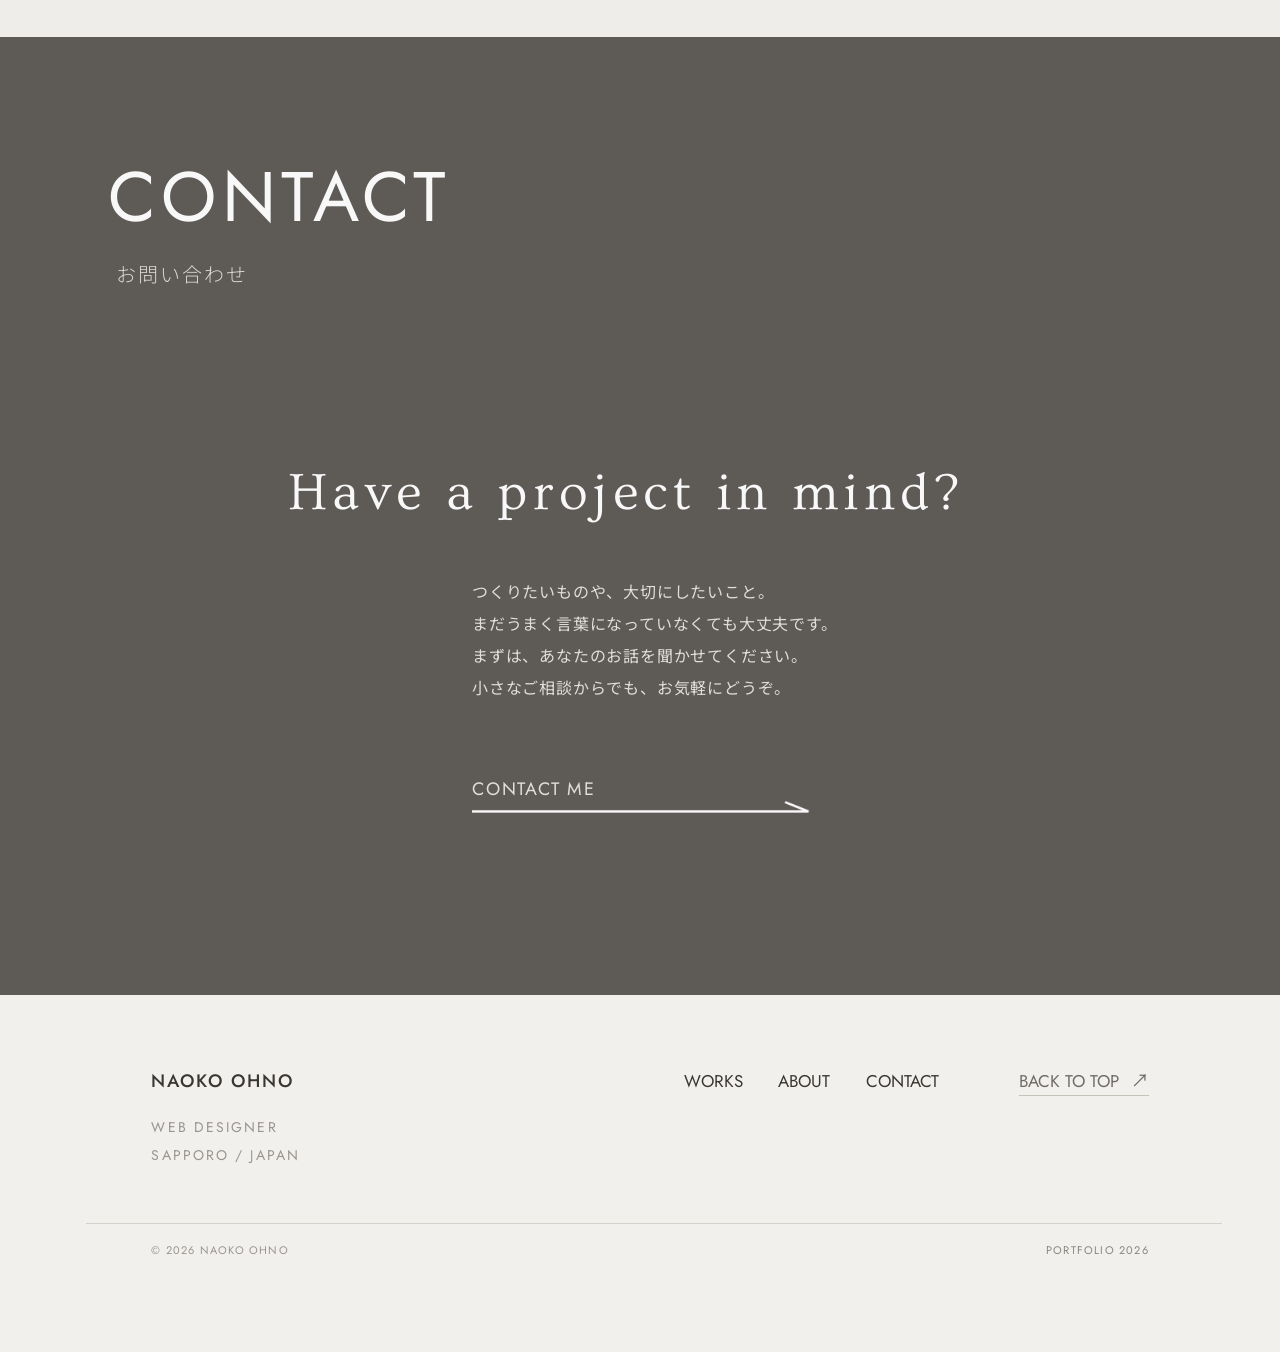
<file: works/sugutabe/index.html>
<!doctype html>
<html lang="ja">


<head>
    <meta charset="UTF-8">
    <meta name="viewport" content="width=device-width, initial-scale=1.0">

    <!-- SEO -->
    <title>SUGUTABE | WORKS | NAOKO OHNO Portfolio</title>
    <meta name="description"
        content="食のサービス「SUGUTABE」を題材に制作したランディングページ。子育て世代をターゲットに、新鮮さや安心感、サービスの特徴が伝わるよう、情報構成とWebデザインを工夫したスクール制作作品です。">

    <!-- Favicon -->
    <link rel="icon" type="image/svg+xml" href="../../assets/images/favicon.svg">
    <link rel="icon" href="../../assets/images/favicon.ico" sizes="any">
    <link rel="apple-touch-icon" sizes="180x180" href="../../assets/images/favicon-.png">

    <!-- CSS -->
    <link rel="stylesheet" href="../../assets/css/style.css">
    <link rel="stylesheet" href="../../assets/css/sugutabe.css">

    <!-- JavaScript -->
    <script src="../../assets/js/main.js" defer></script>
</head>


<body class="project-page project-page--sugutabe" id="top">
    <!-- Header -->
    <header class="site-header">
        <div class="site-header__inner container">
            <a class="site-header__logo" href="../../index.html" lang="en">NAOKO OHNO</a>

            <!-- 共通JavaScriptの初期化後にメニューボタンを有効にする。 -->
            <button class="site-header__menu-toggle" type="button" aria-label="メニューを開く" aria-controls="site-navigation"
                aria-expanded="false" disabled>
                <span class="site-header__menu-line" aria-hidden="true"></span>
                <span class="site-header__menu-line" aria-hidden="true"></span>
            </button>

            <!-- PC・スマートフォン共通のナビゲーション。SPの開閉は共通JavaScriptで制御する。 -->
            <nav class="site-header__nav" id="site-navigation" aria-label="メインナビゲーション">
                <div class="site-header__menu-panel">
                    <a class="site-header__menu-brand" href="../../index.html" lang="en">NAOKO OHNO</a>
                    <ul class="site-header__nav-list">
                        <li class="site-header__nav-item">
                            <a class="site-header__nav-link" href="../../index.html#works" lang="en"><span
                                    class="site-header__nav-label">WORKS</span><span class="site-header__nav-subtitle"
                                    lang="ja">つくったもの</span></a>
                        </li>
                        <li class="site-header__nav-item">
                            <a class="site-header__nav-link" href="../../index.html#about" lang="en"><span
                                    class="site-header__nav-label">ABOUT</span><span class="site-header__nav-subtitle"
                                    lang="ja">わたしについて</span></a>
                        </li>
                        <li class="site-header__nav-item">
                            <a class="site-header__nav-link" href="#contact" lang="en"><span
                                    class="site-header__nav-label">CONTACT</span><span class="site-header__nav-subtitle"
                                    lang="ja">お問い合わせ</span></a>
                        </li>
                    </ul>
                </div>
            </nav>
        </div>
    </header>

    <main class="site-main project-main">
        <article class="project project--sugutabe" aria-labelledby="project-title">
            <!-- Project Hero -->
            <header class="project-hero">
                <div class="project-hero__inner container">
                    <div class="project-hero__heading">
                        <p class="project-hero__category" lang="en">SCHOOL PROJECT</p>
                        <h1 class="project-hero__title" id="project-title" lang="en">SUGUTABE</h1>
                        <p class="project-hero__type" lang="en">Landing Page</p>
                    </div>


                    <div class="project-hero__body">
                        <p class="project-hero__introduction">食の安全と新鮮さを伝える 食品宅配サービスのLPを制作。</p>

                        <a class="project-hero__link text-link" href="https://lee-na1756.github.io/sugutabe/"
                            target="_blank" rel="noopener noreferrer" lang="en">
                            <span class="text-link__label">View More</span>
                            <span class="text-link__decoration" aria-hidden="true"></span>
                        </a>
                    </div>


                    <div class="project-hero__media">
                        <picture>
                            <source media="(min-width: 769px)" srcset="../../assets/images/sugutabe_mocpc.webp"
                                width="1368" height="936">
                            <img class="project-hero__image" src="../../assets/images/sugutabe_mocsp.webp"
                                alt="スグ食べのランディングページをPCとスマートフォンに表示したモックアップ" width="680" height="452" decoding="async">
                        </picture>
                    </div>
                </div>
            </header>

            <!-- Project Overview -->
            <section class="project-overview" aria-labelledby="project-overview-title">
                <div class="project-overview__inner container">
                    <header class="project-section-heading">
                        <h2 class="project-section-heading__title" id="project-overview-title" lang="en">PROJECT
                            OVERVIEW</h2>
                        <p class="project-section-heading__subtitle">プロジェクト概要</p>
                    </header>

                    <div class="project-overview__body">
                        <dl class="project-overview__meta">
                            <div class="project-overview__meta-item">
                                <dt class="project-overview__term" lang="en">
                                    <span class="project-label--mobile">CLIENT</span>
                                    <span class="project-label--desktop">TARGET</span>
                                </dt>
                                <dd class="project-overview__value">子育て世代の女性</dd>
                            </div>
                            <div class="project-overview__meta-item">
                                <dt class="project-overview__term" lang="en">CATEGORY</dt>
                                <dd class="project-overview__value" lang="en">Landing Page / School Project</dd>
                            </div>
                            <div class="project-overview__meta-item">
                                <dt class="project-overview__term" lang="en">ROLE</dt>
                                <dd class="project-overview__value" lang="en">Web Design / Responsive Design</dd>
                            </div>
                            <div class="project-overview__meta-item">
                                <dt class="project-overview__term" lang="en">YEAR</dt>
                                <dd class="project-overview__value"><time datetime="2026">2026</time></dd>
                            </div>
                        </dl>
                        <p class="project-overview__description">食品宅配サービス「スグ食べ」のランディングページを制作。<br
                                class="project-overview__mobile-break">無農薬・有機野菜や産地直送の新鮮さ、生産者への信頼感を伝えながら、初めて利用するユーザーが安心して購入へ進めるページ構成とデザインを目指しました。
                        </p>
                    </div>
                </div>
            </section>

            <!-- Design Concept / Design Approach -->
            <section class="project-concept" aria-labelledby="project-concept-title">
                <div class="project-concept__inner container">
                    <header class="project-section-heading">
                        <h2 class="project-section-heading__title" id="project-concept-title" lang="en">
                            <span class="project-label--mobile">DESIGN CONCEPT</span>
                            <span class="project-label--desktop">DESIGN APPROACH</span>
                        </h2>
                        <p class="project-section-heading__subtitle">
                            <span class="project-label--mobile">デザインコンセプト</span>
                            <span class="project-label--desktop">デザインの考え方</span>
                        </p>
                    </header>

                    <div class="project-concept__body">
                        <div class="project-concept__summary">
                            <p class="project-concept__lead">子育て中でも、<br>食の質には<br>妥協したくない人へ。</p>
                            <p class="project-concept__keywords" lang="en">FOR A BETTER<br>FOOD LIFE</p>
                        </div>
                        <div class="project-concept__details">
                            <p class="project-concept__description">
                                子育て中の女性の中でも、価格だけでなく、食材の安全性や品質を重視し、食にお金をかけられる層をターゲットに設定。</p>
                            <p class="project-concept__description">
                                食品系LPにありがちな賑やかな表現ではなく、余白を活かした落ち着きのあるレイアウトと上質感のあるトーンで構成しました。</p>
                            <div class="project-concept__motion">
                                <h3 class="project-concept__motion-title">新鮮さを、動きで伝える。</h3>
                                <p class="project-concept__motion-description">
                                    ファーストビューにはAI生成動画を採用。食材の瑞々しさを動きで表現し、新鮮さが直感的に伝わるよう設計しました。</p>
                            </div>
                        </div>
                    </div>
                </div>
            </section>

            <!-- Color / Typography: headings, color codes and type samples are included in the supplied images. -->
            <section class="project-style-guide" aria-label="COLOR / TYPOGRAPHY">
                <div class="project-style-guide__inner container">
                    <picture>
                        <source media="(min-width: 769px)" srcset="../../assets/images/sugutabe_designpc.webp"
                            width="1760" height="500">
                        <img class="project-style-guide__image" src="../../assets/images/sugutabe_designsp.webp"
                            alt="COLOR：#0A2D07、#F0F2EF、#D7CEC3、#659176。TYPOGRAPHY：Roboto（Aa）、Yu Mincho（あ）。" width="684"
                            height="552" loading="lazy" decoding="async">
                    </picture>
                </div>
            </section>

            <!-- Full Design -->
            <section class="full-design" aria-labelledby="full-design-title">
                <div class="full-design__inner container">
                    <header class="project-section-heading full-design__heading">
                        <h2 class="project-section-heading__title" id="full-design-title" lang="en">FULL DESIGN</h2>
                        <p class="project-section-heading__subtitle full-design__subtitle">完成デザイン</p>
                    </header>

                    <div class="full-design__layouts">
                        <figure class="full-design__item full-design__item--pc">
                            <div class="full-design__frame full-design__frame--pc">
                                <!-- 画像全体を固定サイズの表示枠内で縦スクロールできる。 -->
                                <div class="full-design__preview" role="region" aria-labelledby="full-design-pc-caption"
                                    tabindex="0">
                                    <img class="full-design__image" src="../../assets/images/sugutabe_scrollpc.webp"
                                        alt="スグ食べのPC版ランディングページ全体" width="1440" height="8192" loading="lazy"
                                        decoding="async">
                                </div>
                            </div>
                            <figcaption class="full-design__caption" id="full-design-pc-caption" lang="en">PC DESIGN
                                1440PX</figcaption>
                        </figure>

                        <div class="full-design__scroll" aria-hidden="true">
                            <span class="full-design__scroll-label" lang="en">SCROLL</span>
                            <span class="full-design__scroll-line"></span>
                        </div>

                        <figure class="full-design__item full-design__item--sp">
                            <div class="full-design__frame full-design__frame--sp">
                                <div class="full-design__preview" role="region" aria-labelledby="full-design-sp-caption"
                                    tabindex="0">
                                    <img class="full-design__image" src="../../assets/images/sugutabe_scrollsp.webp"
                                        alt="スグ食べのスマートフォン版ランディングページ全体" width="750" height="16364" loading="lazy"
                                        decoding="async">
                                </div>
                            </div>
                            <figcaption class="full-design__caption" id="full-design-sp-caption" lang="en">SP DESIGN
                                390PX</figcaption>
                        </figure>
                    </div>
                </div>
            </section>

            <!-- Project Navigation -->
            <nav class="project-navigation" aria-label="作品ナビゲーション">
                <div class="project-navigation__inner container">
                    <a class="project-navigation__link project-navigation__link--all" href="../../index.html#works"
                        lang="en">
                        <span class="project-navigation__arrow" aria-hidden="true">←</span>
                        <span class="project-navigation__label">ALL WORKS</span>
                    </a>

                    <a class="project-navigation__link project-navigation__link--next" href="../graphic/index.html"
                        lang="en">
                        <span class="project-navigation__label">NEXT PROJECT</span>
                        <span class="project-navigation__arrow" aria-hidden="true">→</span>
                    </a>
                </div>
            </nav>
        </article>

        <!-- Contact -->
        <section class="contact" id="contact" aria-labelledby="contact-title">
            <div class="contact__inner container">
                <header class="section-heading contact__heading">
                    <h2 class="section-heading__title" id="contact-title" lang="en">CONTACT</h2>
                    <p class="section-heading__subtitle">お問い合わせ</p>
                </header>

                <div class="contact__body">
                    <p class="contact__lead" lang="en">Have a project in mind?</p>
                    <p class="contact__description">
                        <span class="contact__description-line">つくりたいものや、大切にしたいこと。</span>
                        <span class="contact__description-line">まだうまく言葉になっていなくても大丈夫です。</span>
                        <span class="contact__description-line">まずは、あなたのお話を聞かせてください。</span>
                        <span class="contact__description-line">小さなご相談からでも、お気軽にどうぞ。</span>
                    </p>

                    <a class="contact__link text-link text-link--arrow" href="../../contact/index.html" lang="en">
                        <span class="text-link__label">CONTACT ME</span>
                        <span class="text-link__decoration" aria-hidden="true">
                            <picture>
                                <source media="(min-width: 769px)" srcset="../../assets/images/arrow.png" width="440"
                                    height="18">
                                <img src="../../assets/images/arrow.svg" alt="">
                            </picture>
                        </span>

                    </a>
                </div>
            </div>
        </section>
    </main>

    <!-- Footer -->
    <footer class="site-footer">
        <div class="site-footer__inner container">
            <div class="site-footer__main">
                <div class="site-footer__identity" lang="en">
                    <a class="site-footer__logo" href="../../index.html">NAOKO OHNO</a>
                    <p class="site-footer__role">WEB DESIGNER</p>
                    <p class="site-footer__location">SAPPORO / JAPAN</p>
                </div>

                <nav class="site-footer__nav" aria-label="フッターナビゲーション">
                    <ul class="site-footer__nav-list">
                        <li class="site-footer__nav-item">
                            <a class="site-footer__nav-link" href="../../index.html#works" lang="en">WORKS</a>
                        </li>
                        <li class="site-footer__nav-item">
                            <a class="site-footer__nav-link" href="../../index.html#about" lang="en">ABOUT</a>
                        </li>
                        <li class="site-footer__nav-item">
                            <a class="site-footer__nav-link" href="#contact" lang="en">CONTACT</a>
                        </li>
                    </ul>
                </nav>

                <a class="site-footer__back-to-top" href="#top" lang="en">
                    <span class="site-footer__back-to-top-label">BACK TO TOP</span>
                    <span class="site-footer__back-to-top-icon" aria-hidden="true">↗</span>
                </a>
            </div>

            <div class="site-footer__bottom" lang="en">
                <small class="site-footer__copyright">&copy; 2026 NAOKO OHNO</small>
                <p class="site-footer__edition">PORTFOLIO 2026</p>
            </div>
        </div>
    </footer>
</body>

</html>
</file>
<file: assets/css/style.css>
@charset "UTF-8";

@import url("https://fonts.googleapis.com/css2?family=Cormorant:wght@300;400;500;600&family=Jost:wght@300;400;500;600&family=Noto+Sans+JP:wght@300;400;500;600&family=Ovo&display=swap");

/* Mobile first: the 390px design is the reference. Desktop rules follow later. */
:root {
  --color-page: #f8f8f8;
  --color-works: #eeede9;
  --color-footer: #f1f0ed;
  --color-contact: #5e5b57;
  --color-text: #3a3632;
  --color-muted: #898681;
  --color-line: #d5d2cc;
  --font-sans: "Jost", "Noto Sans JP", sans-serif;
  --font-accent: "Ovo", "Noto Sans JP", serif;
  /* Reserved for headings on the future work detail pages. */
  --font-detail-heading: "Cormorant", "Noto Sans JP", serif;
  --page-gutter: 24px;
}

*,
*::before,
*::after {
  box-sizing: border-box;
}

html {
  -webkit-text-size-adjust: 100%;
  text-size-adjust: 100%;
}

body {
  margin: 0;
  background: var(--color-page);
  color: var(--color-text);
  font-family: var(--font-sans);
  font-size: 13px;
  font-weight: 400;
  line-height: 2;
  -webkit-font-smoothing: antialiased;
}

h1,
h2,
h3,
h4,
p,
ul,
ol {
  margin: 0;
}

h1,
h2,
h3,
h4 {
  font-weight: 500;
}

ul,
ol {
  padding: 0;
  list-style: none;
}

a {
  color: inherit;
  text-decoration: none;
}

button {
  color: inherit;
  font: inherit;
}

img {
  display: block;
  max-width: 100%;
  height: auto;
}

.container {
  width: calc(100% - var(--page-gutter) * 2);
  margin-inline: auto;
}

/* Header */
.site-header {
  position: absolute;
  inset: 0 0 auto;
  z-index: 1;
}

.site-header__inner {
  display: flex;
  align-items: center;
  justify-content: space-between;
  height: 56px;
}

.site-header__logo {
  font-size: 12px;
  line-height: 20px;
  letter-spacing: 1.2px;
}

.site-header__menu-toggle {
  display: flex;
  flex-direction: column;
  justify-content: center;
  gap: 6px;
  width: 44px;
  height: 44px;
  margin-right: -9px;
  padding: 9px;
  border: 0;
  border-radius: 0;
  background: transparent;
  opacity: 1;
  appearance: none;
}

.site-header__menu-line {
  display: block;
  width: 26px;
  height: 1px;
  background: currentColor;
}

/* Progressive enhancement: the menu is enabled by the shared script. */
.site-header__nav {
  display: none;
}

/* Hero: natural letter positions remain the motion reference. */
.hero__inner {
  position: relative;
  min-height: 780px;
  padding-top: 290px;
}

.hero__title {
  width: max-content;
  max-width: 100%;
  font-size: 42px;
  font-weight: 400;
  line-height: 61px;
  letter-spacing: 6px;
}

.hero__name-line {
  display: block;
  white-space: nowrap;
}

.hero__letter {
  display: inline-block;
}

.hero__tagline {
  position: absolute;
  top: 171px;
  right: 0;
  color: var(--color-muted);
  font-size: 13px;
  font-weight: 300;
  line-height: 16px;
  letter-spacing: 3px;
  writing-mode: vertical-rl;
}

.hero__tagline::after {
  content: "";
  position: absolute;
  top: calc(100% + 8px);
  left: 8px;
  display: block;
  width: 1px;
  height: 60px;
  background: var(--color-line);
}

.hero__description {
  position: relative;
  margin-top: 54px;
  color: var(--color-muted);
  font-size: 9px;
  line-height: 19px;
  letter-spacing: 1.8px;
}

.hero__description::before {
  content: "";
  position: absolute;
  top: -29px;
  left: 3px;
  width: 37px;
  height: 1px;
  background: var(--color-line);
}

.hero__description-line {
  display: block;
}

.hero__scroll {
  position: absolute;
  top: 633px;
  left: 0;
  display: flex;
  flex-direction: column;
  align-items: center;
  gap: 12px;
  color: #aaa7a1;
}

.hero__scroll-label {
  font-size: 8px;
  line-height: 14px;
  letter-spacing: 1.6px;
}

.hero__scroll-line {
  width: 1px;
  height: 48px;
  background: #d8d6d3;
}

/* Section headings */
.section-heading__title {
  font-size: 32px;
  font-weight: 400;
  line-height: 44px;
  letter-spacing: 3.2px;
}

.section-heading__subtitle {
  color: var(--color-muted);
  font-size: 11px;
  font-weight: 300;
  line-height: 20px;
  letter-spacing: 1px;
}

.subsection-heading__title {
  font-family: var(--font-sans);
  font-size: 12px;
  font-weight: 400;
  line-height: 18px;
  letter-spacing: 1.8px;
}

.subsection-heading__subtitle {
  margin-top: 4px;
  color: #77736F;
  font-size: 11px;
  font-weight: 300;
  line-height: 20px;
  letter-spacing: 1.1px;
}

/* Works */
.works {
  border: 1px solid #c9c7c4;
  border-radius: 28px 28px 0 0;
  background: var(--color-works);
}

.works__inner {
  width: calc(100% - 46px);
  padding-block: 60px 78px;
}

.works__list {
  display: grid;
  gap: 64px;
  margin-top: 58px;
}

.works__item--graphic {
  margin-top: 15px;
}

.work-card__media {
  position: relative;
  overflow: hidden;
}

.work-card__image {
  width: 100%;
  aspect-ratio: 342 / 222;
  object-fit: cover;
}

/* COMING SOON is already included in the supplied mobile image. */
.work-card__status {
  display: none;
  font-family: var(--font-accent);
}

.work-card__body {
  margin-top: 48px;
}

.work-card--featured .work-card__body {
  margin-top: 16px;
}

.work-card__category {
  color: var(--color-muted);
  font-size: 10px;
  line-height: 16px;
  letter-spacing: 1.2px;
}

.work-card__title {
  margin-top: 10px;
  font-size: 24px;
  font-weight: 500;
  line-height: 34px;
  letter-spacing: 4.8px;
}

.work-card__type {
  margin-top: 2px;
  color: var(--color-muted);
  font-size: 12px;
  line-height: 20px;
  letter-spacing: 1.2px;
}

.work-card__link {
  display: flex;
  align-items: center;
  gap: 8px;
  width: max-content;
  margin-top: 16px;
  padding-bottom: 4px;
  /* Keep the original 1px in the box model without a visible SP underline. */
  border-bottom: 1px solid transparent;
  font-size: 12px;
  line-height: 20px;
  letter-spacing: .6px;
}

.work-card--featured .work-card__link {
  padding-bottom: 2px;
}

.work-card__link .text-link__decoration {
  position: relative;
  width: 28px;
  height: 1px;
  margin-right: 2px;
  background: #b5b2ac;
}

.work-card__link .text-link__decoration::after {
  content: "";
  position: absolute;
  top: -2px;
  right: -2px;
  width: 6px;
  height: 6px;
  border: 1px solid #b5b2ac;
  border-radius: 50%;
  background: var(--color-works);
}

/* About / profile */
.about {
  padding-block: 88px 57px;
}

.about__heading .section-heading__subtitle {
  margin-top: 8px;
}

.subsection-heading__title {
  font-family: "Cormorant", serif;
  font-size: 14px;
  font-weight: 700;
}

.section-heading__subtitle {
  color: #77736F;
  font-family: "Noto Sans JP", sans-serif;
}

.profile {
  margin-top: 35px;
}

.profile__image {
  width: 100%;
  aspect-ratio: 342 / 428;
  object-fit: cover;
}

.profile__body {
  margin-top: 32px;
}

.profile__name {
  font-size: 16px;
  font-weight: 600;
  line-height: 24px;
  letter-spacing: 1.6px;
}

.profile__name-ja {
  font-size: 12px;
  font-weight: 300;
  line-height: 20px;
  letter-spacing: .6px;
}

.profile__description {
  margin-top: 24px;
  color: #3A3632;
  font-size: 13px;
  font-weight: 300;
  line-height: 26px;
  letter-spacing: 1.3px;
  overflow-wrap: anywhere;
}

/* About / story */
.story {
  margin-top: 42px;
}

.story__lead {
  margin-top: 24px;
  color: #77736F;
  font-size: 17px;
  font-weight: 400;
  line-height: 32px;
  letter-spacing: 1.2px;
}

.story__list {
  margin-top: 47px;
  padding-left: 26px;
}

.story__item {
  position: relative;
  min-height: 171px;
  padding-bottom: 16px;
}

.story__item::before {
  content: "";
  position: absolute;
  top: 20px;
  bottom: 0;
  left: -21px;
  width: 1px;
  background: var(--color-line);
}

.story__number {
  display: block;
  color: #a7a29c;
  font-family: var(--font-sans);
  font-size: 10px;
  line-height: 14px;
  letter-spacing: 1.2px;
}

.story__item-title {
  margin-top: 4px;
  font-size: 14px;
  font-weight: 500;
  line-height: 24px;
  letter-spacing: .7px;
}

.story__item-description {
  margin-top: 8px;
  color: #3A3632;
  font-size: 13px;
  font-weight: 300;
  line-height: 26px;
  letter-spacing: 1.3px;
  overflow-wrap: anywhere;
}

.story__item-description br {
  display: none;
}

/* About / skills */
.skills {
  margin-top: 32px;
}

.skills__lead {
  margin-top: 24px;
  color: #3A3632;
  font-size: 13px;
  font-weight: 300;
  line-height: 26px;
  letter-spacing: 1.3px;
}

.skills__groups {
  position: relative;
  margin-top: 24px;
  padding-top: 40px;
  border-top: 1px solid var(--color-line);
}

.skills__groups::before {
  content: "";
  position: absolute;
  top: 50px;
  bottom: 0;
  left: 4px;
  width: 1px;
  background: #e4e2de;
}

.skills__group {
  position: relative;
  min-height: 167px;
  padding-left: 46px;
  padding-bottom: 24px;
}

.skills__group::before {
  content: "";
  position: absolute;
  top: 5px;
  left: 0;
  width: 10px;
  height: 10px;
  border: 1px solid #bcb7b0;
  border-radius: 50%;
  background: var(--color-page);
}

.skills__group-title {
  font-size: 12px;
  font-weight: 600;
  line-height: 20px;
  letter-spacing: 1.2px;
}

.skills__list {
  margin-top: 18px;
  font-size: 12px;
  line-height: 24px;
  letter-spacing: .3px;
}

/* Contact */
.contact {
  padding-block: 72px 77px;
  background: var(--color-contact);
  color: var(--color-page);
}

.contact__heading .section-heading__title {
  letter-spacing: 1.6px;
}

.contact__heading .section-heading__subtitle {
  color: #D8D6D3;
  font-family: "Noto Sans JP", sans-serif;
}

.contact__body {
  margin-top: 78px;
  text-align: center;
}

.contact__lead {
  max-width: 220px;
  margin-inline: auto;
  font-family: var(--font-accent);
  font-size: 26px;
  font-weight: 400;
  line-height: 38px;
  letter-spacing: 2.8px;
}

.contact__description {
  margin-top: 32px;
  color: #E0DEDB;
  font-size: 12px;
  font-weight: 300;
  line-height: 26px;
  letter-spacing: .4px;
}

.contact__description-line {
  display: block;
}

.contact__link {
  --contact-arrow-rest-scale: 1.036364;
  --contact-arrow-hover-scale: 1.059091;
  display: block;
  color: #e0dedb;
  width: 220px;
  max-width: 100%;
  margin: 24px auto 0;
  text-align: left;
  font-size: 13px;
  line-height: 16px;
  letter-spacing: 1.2px;
}

.contact__link .text-link__decoration {
  display: block;
}

/* Footer */
.site-footer {
  padding-block: 48px 32px;
  background: var(--color-footer);
}

.site-footer__logo {
  display: block;
  font-size: 14px;
  line-height: 20px;
  letter-spacing: 1.4px;
}

.site-footer__role,
.site-footer__location {
  color: #9A9490;
  font-size: 10px;
  line-height: 20px;
  letter-spacing: 1.2px;
}

.site-footer__role {
  margin-top: 10px;
}

.site-footer__nav {
  margin-top: 40px;
}

.site-footer__nav-list {
  display: flex;
  flex-wrap: wrap;
  gap: 28px;
}

.site-footer__nav-link {
  display: block;
  font-size: 11px;
  line-height: 20px;
}

.site-footer__back-to-top {
  color: #6f6b67;
  display: flex;
  align-items: center;
  gap: 2px;
  width: 96px;
  margin-top: 40px;
  border-bottom: 1px solid #c6c1b9;
  font-size: 9px;
  line-height: 28px;
  letter-spacing: .6px;
}

.site-footer__back-to-top-icon {
  transition: transform .35s ease;
  font-size: 10px;
  line-height: 1;
}

.site-footer__bottom {
  display: flex;
  justify-content: space-between;
  gap: 12px;
  margin-top: 24px;
  padding-top: 16px;
  border-top: 1px solid var(--color-line);
  color: var(--color-muted);
  font-size: 8px;
  line-height: 16px;
  letter-spacing: .6px;
}

.site-footer__copyright {
  font-size: inherit;
  color: #9A9490;
}

/* Desktop: Header + Hero only. TOP/Desktop.png: 1440px wide; Works begins at y = 854px. */
@media (min-width: 769px) {
  .site-header__inner {
    display: flex;
    align-items: center;
    justify-content: space-between;
    width: 100%;
    max-width: 1440px;
    height: 72px;
    padding-inline: clamp(40px, 6.666667vw, 96px) clamp(40px, 5.555556vw, 80px);
  }

  .site-header__logo {
    margin-top: 2px;
    font-size: 17px;
    line-height: 24px;
    letter-spacing: 1.8px;
  }

  .site-header__menu-toggle {
    display: none;
  }

  .site-header__nav {
    display: block;
    margin-top: -4px;
  }

  .site-header__nav-list {
    display: flex;
    align-items: center;
    flex-wrap: nowrap;
    gap: clamp(48px, 6.840278vw, 98.5px);
  }

  .site-header__nav-link {
    display: block;
    font-size: 17px;
    line-height: 24px;
    letter-spacing: 0;
  }

  .hero__inner {
    width: 100%;
    max-width: 1440px;
    min-height: clamp(820px, 59.305556vw, 854px);
    padding-top: 0;
  }

  .hero__title {
    position: absolute;
    top: clamp(230px, 24.722222vw, 356px);
    left: 20.694444%;
    color: #3A3632;
    font-family: "Jost", sans-serif;
    font-size: 72px;
    font-weight: 300;
    line-height: 1.708333;
    letter-spacing: 0.3em;
  }

  .hero__name-line:last-child {
    padding-left: .555556em;
  }

  .hero__tagline {
    top: clamp(540px, 44.583333vw, 642px);
    right: auto;
    left: 76.180556%;
    color: var(--color-text);
    font-size: 20px;
    font-weight: 400;
    line-height: 30px;
    letter-spacing: 2px;
    writing-mode: horizontal-tb;
    white-space: nowrap;
  }

  .hero__tagline::after {
    display: none;
  }

  .hero__description {
    position: absolute;
    top: clamp(622px, 50.069444vw, 721px);
    left: 76.180556%;
    margin-top: 0;
    color: #77736f;
    font-size: 16px;
    line-height: 31px;
    letter-spacing: 0;
  }

  .hero__description::before {
    top: -17px;
    left: 0;
    width: 32px;
    background: #c9c7c4;
  }

  .hero__scroll {
    /* 16px label + 18px gap + 86px line; keep 24px below the whole indicator. */
    top: min(clamp(646px, 51.875vw, 747px), calc(100% - 144px));
    left: 9.236111%;
    gap: 18px;
  }

  .hero__scroll-label {
    color: #9a9490;
    font-size: 11px;
    line-height: 16px;
    letter-spacing: 2px;
  }

  .hero__scroll-line {
    align-self: center;
    margin-left: 0;
    height: 86px;
    background: #d8d6d3;
  }
}

/* Desktop: Works through Footer. Keep the mobile rules and Header/Hero above intact. */
@media (min-width: 769px) {

  .works__inner,
  .about__inner {
    width: calc(100% - 80px);
    max-width: 1128px;
  }

  .works__heading,
  .about__heading {
    position: relative;
  }

  .works__heading::after,
  .about__heading::after {
    content: "";
    position: absolute;
    top: 60px;
    left: 310px;
    width: min(335px, calc(100% - 310px));
    height: 1px;
    background: var(--color-muted);
  }

  .works .section-heading__title,
  .about .section-heading__title,
  .contact .section-heading__title {
    font-size: 70px;
    font-weight: 400;
    line-height: 100px;
    letter-spacing: 5.4px;
  }

  .works .section-heading__subtitle,
  .about .section-heading__subtitle,
  .contact .section-heading__subtitle {
    margin-top: 12px;
    font-size: 20px;
    line-height: 30px;
    letter-spacing: 2px;
  }

  .works .section-heading__subtitle,
  .about .section-heading__subtitle,
  .about .subsection-heading__subtitle,
  .profile__description,
  .story__item-description,
  .skills__lead,
  .contact__description {
    font-weight: 400;
  }

  .works {
    border: 0;
    border-radius: 50px 50px 0 0;
  }

  .works__inner {
    padding-block: 224px 104px;
  }

  .works__heading {
    margin-left: -4px;
  }

  .works__heading::after {
    left: 334px;
  }

  .works__heading .section-heading__subtitle {
    margin-left: 16px;
  }

  .works__list {
    gap: 160px;
    margin-top: 78px;
  }

  .work-card {
    display: grid;
    column-gap: clamp(24px, 3.333333vw, 48px);
    align-items: end;
  }

  .work-card__media,
  .work-card__body {
    min-width: 0;
  }

  .work-card__media picture,
  .profile__media picture {
    display: block;
  }

  .work-card--featured {
    grid-template-columns: minmax(0, 224fr) minmax(0, 856fr);
  }



  .work-card--featured .work-card__media {
    grid-column: 2;
    grid-row: 1;
  }

  .work-card--featured .work-card__body {
    grid-column: 1;
    grid-row: 1;
    margin-top: 0;
  }

  .work-card__image {
    aspect-ratio: 526 / 400;
  }

  .work-card--featured .work-card__image {
    aspect-ratio: 856 / 535;
  }

  .works__item--sugutabe {
    margin-left: 10.283688%;
  }

  .works__item--sugutabe .work-card {
    grid-template-columns: minmax(0, 526fr) minmax(0, 438fr);
  }

  .works__item--graphic {
    margin: 0 2px 0 28.368794%;
  }

  .works__item--graphic .work-card {
    grid-template-columns: minmax(0, 232fr) minmax(0, 526fr);
  }

  .works__item--graphic .work-card__media {
    grid-column: 2;
    grid-row: 1;
  }

  .works__item--graphic .work-card__body {
    grid-column: 1;
    grid-row: 1;
  }

  .work-card__status {
    position: absolute;
    inset: 0;
    display: grid;
    place-items: center;
    font-size: 16px;
    line-height: 24px;
    letter-spacing: 2.4px;
  }

  .work-card__body {
    margin: 0 0 72px;
  }

  .work-card__category {
    color: #77736F;
    font-family: "Ovo", serif;
    font-size: 13px;
    font-weight: 400;
    line-height: 20px;
    letter-spacing: 2.4px;
  }

  .work-card__title {
    color: #3A3632;
    font-family: "Jost", sans-serif;
    font-size: 40px;
    font-weight: 500;
    line-height: 56px;
    letter-spacing: .2em;
  }

  .work-card__type {
    margin-top: 12px;
    color: #3A3632;
    font-family: "Jost", sans-serif;
    font-size: 13px;
    font-weight: 400;
    line-height: 24px;
    letter-spacing: 1.4px;
  }

  .work-card__link,
  .work-card--featured .work-card__link {
    padding-bottom: 0;
    border-bottom: 0;
    color: #3A3632;
    font-family: "Jost", sans-serif;
    font-size: 13px;
    font-weight: 400;
    line-height: 24px;
    letter-spacing: 0;
    margin-top: 20px;
  }

  .work-card__link .text-link__decoration {
    width: 40px;
  }

  .work-card__link .text-link__decoration::after {
    top: -4px;
    width: 10px;
    height: 10px;
  }

  .about {
    padding-block: 178px 188px;
  }

  .about__heading::after {
    top: 53px;
    left: 307px;
  }

  .about__heading .section-heading__subtitle {
    margin-top: 8px;
    margin-left: 24px;
  }

  .profile {
    display: grid;
    grid-template-columns: minmax(0, 440fr) minmax(0, 564fr);
    column-gap: clamp(40px, 7.5vw, 108px);
    align-items: end;
    margin: 184px 0 0 16px;
  }

  .profile__image {
    aspect-ratio: 440 / 580;
  }

  .profile__body {
    min-width: 0;
    margin-top: 0;
  }

  .profile__name {
    font-size: 28px;
    font-weight: 400;
    line-height: 42px;
    letter-spacing: 2.1px;
  }

  .profile__name-ja {
    font-size: 13px;
    line-height: 24px;
    letter-spacing: 2.8px;
  }

  .profile__description {
    margin-top: 36px;
    font-size: 16px;
    font-weight: 300;
    line-height: 29px;
    letter-spacing: 1.6px;
  }

  .profile__paragraph+.profile__paragraph {
    margin-top: 29px;
  }

  .profile__line,
  .skills__line {
    display: block;
  }

  .story {
    display: grid;
    grid-template-columns: minmax(0, 440fr) minmax(0, 588fr);
    column-gap: clamp(40px, 5.833333vw, 84px);
    margin: 163px 0 0 16px;
  }

  .about .subsection-heading__title {
    font-size: 28px;
    font-family: "Cormorant";
    font-weight: 500;
    line-height: 28px;
    letter-spacing: 2.4px;
  }

  .about .subsection-heading__subtitle {
    margin-top: 0;
    font-size: 12px;
    line-height: 20px;
    letter-spacing: 1.2px;
  }

  .about .subsection-heading::after {
    content: "";
    display: block;
    width: 40px;
    height: 1px;
    margin: 16px 0 0 3px;
    background: var(--color-line);
  }

  .story__lead {
    font-size: 20px;
    line-height: 36px;
    letter-spacing: 2.4px;
  }

  .story__list {
    margin-top: 0;
    padding-left: 50px;
  }

  .story__item {
    min-height: 159px;
    padding-bottom: 14px;
  }

  .story__item:nth-child(2) .story__item-description {
    margin-right: -16px;
  }

  .story__item:last-child {
    padding-bottom: 4px;
  }

  .story__item::before {
    top: 12px;
    bottom: -12px;
    left: -50px;
  }

  .story__item:last-child::before {
    bottom: 10px;
  }

  .story__item::after {
    content: "";
    position: absolute;
    top: 5px;
    left: -57px;
    width: 15px;
    height: 15px;
    border: 1px solid var(--color-muted);
    border-radius: 50%;
    background: var(--color-page);
  }

  .story__number {
    font-size: 16px;
    line-height: 24px;
    letter-spacing: 2px;
  }

  .story__item-title {
    font-size: 18px;
    line-height: 28px;
    letter-spacing: 2.4px;
  }

  .story__item-description {
    margin-top: 12px;
    font-size: 16px;
    line-height: 29px;
    letter-spacing: 2.4px;
  }

  .skills {
    display: grid;
    grid-template-columns: minmax(0, 344fr) minmax(0, 672fr);
    column-gap: clamp(36px, 5vw, 72px);
    margin: 130px 0 0 40px;
  }

  .skills__lead {
    margin-top: 44px;
    font-size: 20px;
    line-height: 36px;
    letter-spacing: 2px;
  }

  .skills__groups {
    display: grid;
    grid-template-columns: minmax(0, 274fr) minmax(0, 278fr) minmax(0, 120fr);
    margin-top: 60px;
    padding-top: 0;
    border-top: 0;
  }

  .skills__groups::before,
  .skills__group::before {
    display: none;
  }

  .skills__group {
    min-height: 194px;
    padding: 0 0 18px clamp(12px, 1.666667vw, 24px);
    border-left: 1px solid var(--color-line);
  }

  .skills__group-title {
    font-size: 20px;
    color: #7A7672;
    font-weight: 400;
    line-height: 28px;
    letter-spacing: 2.4px;
  }

  .skills__list {
    margin-top: 32px;
    font-size: 16px;
    line-height: 29px;
    letter-spacing: 2.4px;
    overflow-wrap: anywhere;
  }

  .contact {
    min-height: 958px;
    padding-block: 110px 170px;
  }

  .contact__inner {
    width: calc(100% - 80px);
    max-width: 1064px;
  }

  .contact__heading .section-heading__subtitle {
    margin-left: 8px;
  }

  .contact__body {
    margin-top: 167px;
  }

  .contact__lead {
    width: max-content;
    max-width: 100%;
    margin: 0 0 0 max(0px, calc(50% - 352px));
    font-size: 60px;
    line-height: 84px;
    letter-spacing: 6px;
  }

  .contact__description {
    width: max-content;
    max-width: 100%;
    margin: 46px 0 0 max(0px, calc(50% - 168px));
    text-align: left;
    font-size: 16px;
    line-height: 32px;
    letter-spacing: .8px;
  }

  .contact__link {
    --contact-arrow-rest-scale: 1.024242;
    --contact-arrow-hover-scale: 1.039394;
    width: 330px;
    margin: 72px 0 0 max(0px, calc(50% - 168px));
    font-size: 18px;
    line-height: 24px;
    letter-spacing: 1.8px;
  }

  .contact__link .text-link__decoration img {
    width: 330px;
  }

  .site-footer {
    padding-block: 72px 92px;
  }

  .site-footer__inner {
    position: relative;
    left: 14px;
    width: calc(100% - 144px);
    max-width: 1296px;
  }

  .site-footer__main {
    display: flex;
    align-items: flex-start;
    padding-inline: clamp(0px, calc((100vw - 769px) * .128167), 86px) clamp(0px, calc((100vw - 769px) * .14307), 96px);
  }

  .site-footer__logo {
    font-size: 18px;
    font-weight: 500;
    line-height: 28px;
    letter-spacing: 2px;
  }

  .site-footer__role,
  .site-footer__location {
    font-size: 14px;
    line-height: 28px;
    letter-spacing: 2.1px;
  }

  .site-footer__role {
    margin-top: 18px;
  }

  .site-footer__nav {
    margin: 0 clamp(24px, 6.25vw, 90px) 0 auto;
  }

  .site-footer__nav-list {
    flex-wrap: nowrap;
    gap: clamp(20px, 2.777778vw, 40px);
  }

  .site-footer__nav-link {
    font-size: 17px;
    line-height: 28px;
  }

  .site-footer__back-to-top {
    justify-content: space-between;
    flex-shrink: 0;
    width: 130px;
    margin-top: 0;
    font-size: 17px;
    letter-spacing: 0;
  }

  .site-footer__back-to-top-icon {
    font-size: 18px;
  }

  .site-footer__bottom {
    margin-top: 54px;
    padding-inline: clamp(0px, calc((100vw - 769px) * .128167), 86px) clamp(0px, calc((100vw - 769px) * .14307), 96px);
    font-size: 11px;
    line-height: 20px;
    letter-spacing: 1.2px;
  }
}

/* Shared mobile navigation. The existing desktop list remains unchanged. */
.site-header__menu-panel {
  display: contents;
}

.site-header__menu-brand,
.site-header__nav-subtitle {
  display: none;
}

@media (max-width: 768px) {
  body.menu-scroll-locked {
    position: fixed;
    top: var(--menu-scroll-top, 0px);
    left: 0;
    width: 100%;
    overflow: hidden;
  }

  .site-header[data-menu-active] {
    z-index: 100;
  }

  .site-header[data-menu-ready] .site-header__nav {
    position: fixed;
    inset: 0;
    z-index: 1;
    display: block;
    height: 100vh;
    height: 100dvh;
    margin: 0;
    overflow-x: hidden;
    overflow-y: auto;
    overscroll-behavior: contain;
    background: #f5f5f4;
    visibility: hidden;
    pointer-events: none;
  }

  .site-header[data-menu-active] .site-header__nav {
    visibility: visible;
    pointer-events: auto;
  }

  .site-header[data-menu-ready] .site-header__menu-panel {
    --menu-panel-duration: .7s;
    --menu-panel-easing: cubic-bezier(.76, 0, .24, 1);
    display: block;
    min-height: 400px;
    padding: 20px 24px 90px;
    border-radius: 0 0 50% 50% / 0 0 66px 66px;
    background: var(--color-contact);
    box-shadow: 0 12px 24px rgb(0 0 0 / 6%);
    transform: translateY(calc(-100% - 40px));
    transition: transform var(--menu-panel-duration) var(--menu-panel-easing) .2s;
  }

  .site-header[data-menu-state="open"] .site-header__menu-panel {
    transform: translateY(0);
    transition-delay: 0s;
  }

  .site-header[data-menu-ready] .site-header__menu-brand {
    display: block;
    width: fit-content;
    max-width: 100%;
    margin-inline: auto;
    color: var(--color-page);
    font-family: var(--font-sans);
    font-size: 13px;
    font-weight: 400;
    line-height: 20px;
    letter-spacing: 1.6px;
  }

  .site-header[data-menu-ready] .site-header__nav-list {
    display: flex;
    flex-direction: column;
    align-items: center;
    gap: 32px;
    margin-top: 56px;
  }

  .site-header[data-menu-ready] .site-header__nav-item {
    opacity: 0;
    transform: translateY(12px);
    transition: opacity .2s ease, transform .2s ease;
  }

  .site-header[data-menu-state="open"] .site-header__nav-item {
    opacity: 1;
    transform: translateY(0);
    transition-duration: .35s;
    transition-delay: .7s;
  }

  .site-header[data-menu-state="open"] .site-header__nav-item:nth-child(2) {
    transition-delay: .8s;
  }

  .site-header[data-menu-state="open"] .site-header__nav-item:nth-child(3) {
    transition-delay: .9s;
  }

  .site-header[data-menu-ready] .site-header__nav-link {
    display: block;
    color: var(--color-page);
    text-align: center;
  }

  .site-header[data-menu-ready] .site-header__nav-label {
    display: block;
    padding-left: 6px;
    font-family: var(--font-sans);
    font-size: 20px;
    font-weight: 300;
    line-height: 30px;
    letter-spacing: 6px;
  }

  .site-header[data-menu-ready] .site-header__nav-subtitle {
    display: block;
    color: #b8b4ae;
    font-family: "Noto Sans JP", sans-serif;
    font-size: 10px;
    font-weight: 300;
    line-height: 20px;
    letter-spacing: 1px;
  }

  .site-header[data-menu-ready] .site-header__menu-toggle {
    cursor: pointer;
    transition: color .35s ease .9s;
  }

  .site-header[data-menu-active] .site-header__menu-toggle {
    position: fixed;
    top: 6px;
    right: 15px;
    z-index: 2;
    margin: 0;
  }

  .site-header[data-menu-ready] .site-header__menu-line {
    transform-origin: center;
    transition: transform .35s ease .9s;
  }

  .site-header[data-menu-state="open"] .site-header__menu-toggle {
    color: var(--color-page);
    transition-delay: 0s;
  }

  .site-header[data-menu-state="open"] .site-header__menu-line {
    transition-delay: 0s;
  }

  .site-header[data-menu-state="open"] .site-header__menu-line:first-child {
    transform: translateY(3.5px) rotate(45deg);
  }

  .site-header[data-menu-state="open"] .site-header__menu-line:last-child {
    transform: translateY(-3.5px) rotate(-45deg);
  }
}

@media (max-width: 768px) and (prefers-reduced-motion: reduce) {

  .site-header[data-menu-ready] .site-header__menu-panel,
  .site-header[data-menu-ready] .site-header__menu-toggle,
  .site-header[data-menu-ready] .site-header__menu-line,
  .site-header[data-menu-ready] .site-header__nav-item {
    transition: none;
  }

  .site-header[data-menu-ready] .site-header__nav-item {
    transform: none;
  }
}

/* Non-header link feedback. Color and arrow changes do not affect layout. */
.work-card__link[href] .text-link__decoration {
  transition: box-shadow .35s ease;
}

.project-navigation__link[href] .project-navigation__arrow {
  transition: transform .35s ease, filter .35s ease;
}

.work-card__link[href] .text-link__decoration::after {
  transition: right .35s ease, transform .35s ease;
}

.contact__link[href],
.site-footer__back-to-top[href] {
  transition: color .35s ease;
}

.contact__link[href] .text-link__decoration img {
  /* Add 8px to the existing line without changing its thickness or layout box. */
  transform: scaleX(var(--contact-arrow-rest-scale));
  transform-origin: left center;
  transition: transform .35s ease;
}

.contact-page .contact-form__send {
  transition: background-color .3s ease, color .3s ease;
}

.project-navigation__link[href] .project-navigation__label {
  position: relative;
}

.project-navigation__link[href] .project-navigation__label::after {
  content: "";
  position: absolute;
  right: 0;
  bottom: 0;
  left: 0;
  height: 1px;
  background: currentColor;
  transform: scaleX(0);
  transform-origin: left center;
  transition: transform .35s ease;
  pointer-events: none;
}

/* The same left-to-right underline for footer and privacy links. */
.site-footer__nav-link[href],
.contact-page .contact-form__privacy-link[href] {
  background-image: linear-gradient(currentColor, currentColor);
  background-position: left bottom;
  background-repeat: no-repeat;
  background-size: 0% 1px;
  transition: background-size .35s ease, color .35s ease;
}

.contact-page .contact-form__privacy-link[href] {
  color: #6f6b67;
}

:is(.work-card__link[href], .contact__link[href], .project-navigation__link[href],
  .site-footer__nav-link[href], .site-footer__back-to-top[href],
  .contact-form__privacy-link[href], .contact-form__send):focus-visible {
  outline: 1px solid currentColor;
  outline-offset: 4px;
}

.project-navigation__link[href]:focus-visible .project-navigation__label::after {
  transform: scaleX(1);
}

.site-footer__nav-link[href]:focus-visible,
.contact-page .contact-form__privacy-link[href]:focus-visible {
  background-size: 100% 1px;
}

@media (hover: hover) and (pointer: fine) {
  .work-card__link[href]:hover .text-link__decoration {
    /* Extends the existing 1px line without changing the link's layout width. */
    box-shadow: 22px 0 0 #b5b2ac;
  }

  .work-card__link[href]:hover .text-link__decoration::after {
    /* Follow the extended line, with the existing additional 5px motion. */
    right: -24px;
    transform: translateX(5px);
  }

  .contact__link[href]:hover {
    /* Move toward the dark text tone while retaining contrast on the dark section. */
    color: #d8d6d3;
  }

  .contact__link[href]:hover .text-link__decoration img {
    /* The arrow tip moves 5px beyond its resting position. */
    transform: scaleX(var(--contact-arrow-hover-scale));
  }

  .site-footer__back-to-top[href]:hover {
    color: var(--color-text);
  }

  .site-footer__back-to-top[href]:hover .site-footer__back-to-top-icon {
    transform: translate(2px, -2px);
  }

  .contact-page .contact-form__send:hover {
    background-color: #b8b4ae;
    color: var(--color-text);
  }

  .project-navigation__link[href]:hover .project-navigation__label::after {
    transform: scaleX(1);
  }

  .project-navigation__link--all[href]:hover .project-navigation__arrow {
    transform: translateX(-5px);
  }

  .project-navigation__link--next[href]:hover .project-navigation__arrow {
    transform: translateX(5px);
  }

  .site-footer__nav-link[href]:hover,
  .contact-page .contact-form__privacy-link[href]:hover {
    background-size: 100% 1px;
  }
}

@media (prefers-reduced-motion: reduce) {

  .work-card__link[href] .text-link__decoration,
  .work-card__link[href] .text-link__decoration::after,
  .contact__link[href],
  .site-footer__back-to-top[href],
  .site-footer__back-to-top-icon,
  .contact__link[href] .text-link__decoration img,
  .project-navigation__link[href] .project-navigation__arrow,
  .project-navigation__link[href] .project-navigation__label::after,
  .site-footer__nav-link[href],
  .contact-page .contact-form__send,
  .contact-page .contact-form__privacy-link[href] {
    transition: none;
  }

  .work-card__link[href]:hover .text-link__decoration::after,
  .site-footer__back-to-top[href]:hover .site-footer__back-to-top-icon,
  .project-navigation__link[href]:hover .project-navigation__arrow {
    transform: none;
  }

  .contact__link[href]:hover .text-link__decoration img {
    transform: scaleX(var(--contact-arrow-rest-scale));
  }

  .work-card__link[href]:hover .text-link__decoration::after {
    right: -2px;
  }

  .work-card__link[href]:hover .text-link__decoration {
    box-shadow: none;
  }
}

/* Shared motion: no content, typography, grid or spacing changes. */
:root {
  --site-header-height: 56px;
}

@media (min-width: 769px) {
  :root {
    --site-header-height: 72px;
  }
}

/* Page-specific header colors remain in place; the spacer preserves document flow. */
body .site-header[data-fixed-header] {
  position: fixed;
  top: 0;
  left: 0;
  width: 100%;
  z-index: 100;
}

.site-header-spacer {
  height: var(--site-header-height);
}

main[id],
main [id] {
  scroll-margin-top: calc(var(--site-header-height) + 16px);
}

.site-opening[hidden] {
  display: none;
}

html[data-opening] .site-opening {
  position: fixed;
  inset: 0;
  z-index: 300;
  display: grid;
  place-items: center;
  background: #f8f8f8;
  color: #3a3632;
  pointer-events: auto;
}

.site-opening__name {
  font-family: "Jost", sans-serif;
  font-size: 15px;
  font-weight: 400;
  line-height: 24px;
  letter-spacing: 2px;
  white-space: pre;
}

.site-opening__name::after {
  content: "";
  display: inline-block;
  width: 1px;
  height: 14px;
  margin-left: 3px;
  background: currentColor;
  vertical-align: -1px;
  animation: opening-caret .8s ease-in-out infinite;
}

@keyframes opening-caret {

  0%,
  100% {
    opacity: .25;
  }

  50% {
    opacity: .65;
  }
}

.hero[data-hero-loading] .hero__letter {
  opacity: 0;
  transform: translate(var(--entry-x, 0px), var(--entry-y, 0px));
}

.hero[data-hero-loading] .hero__tagline {
  opacity: 0;
}

.hero__scroll-line {
  position: relative;
  overflow: hidden;
}

.hero[data-motion-ready] .hero__scroll-line::after {
  content: "";
  position: absolute;
  top: 0;
  left: 0;
  width: 100%;
  height: 22%;
  background: #9a9490;
  opacity: 0;
  animation: scroll-line-flow 2s linear infinite;
  animation-play-state: paused;
}

.hero[data-in-view] .hero__scroll-line::after {
  animation-play-state: running;
}

@keyframes scroll-line-flow {
  0% {
    transform: translateY(-120%);
    opacity: 0;
  }

  15% {
    opacity: .65;
  }

  75% {
    opacity: .65;
  }

  100% {
    transform: translateY(455%);
    opacity: 0;
  }
}

/* Only the existing background is scaled. The zigzag content stays in its original grid. */
.works[data-background-motion] {
  --works-border-width: 1px;
  position: relative;
  isolation: isolate;
  background: transparent;
  border-color: transparent;
}

.works[data-background-motion]::before {
  content: "";
  position: absolute;
  inset: calc(-1 * var(--works-border-width));
  z-index: -1;
  border: var(--works-border-width) solid #c9c7c4;
  border-radius: inherit;
  background: var(--color-works);
  transform: scaleX(var(--works-background-scale, 1));
  transform-origin: center top;
  pointer-events: none;
}

@media (min-width: 769px) {
  .works[data-background-motion] {
    --works-border-width: 0px;
  }
}

/* These pending states exist only after a working observer has been installed. */
[data-reveal-pending="title"] {
  clip-path: inset(0 100% 0 0);
}

[data-reveal-pending="body"] {
  opacity: 0;
  translate: 0 14px;
}

[data-reveal-pending="image"] {
  opacity: 0;
}

/* Header text over the dark CONTACT section (switched by main.js via [data-on-dark]). */
.site-header[data-on-dark] .site-header__logo {
  color: #f8f8f8;
}

@media (min-width: 769px) {
  .site-header[data-on-dark] .site-header__nav-link {
    color: #f8f8f8;
  }
}

@media (max-width: 768px) {
  .site-header[data-on-dark]:not([data-menu-active]) .site-header__menu-toggle {
    color: #f8f8f8;
  }
}

@media (prefers-reduced-motion: no-preference) {
  .site-header__logo {
    transition: color .4s ease;
  }
}

@media (min-width: 769px) and (prefers-reduced-motion: no-preference) {
  .site-header__nav-link {
    transition: color .4s ease;
  }
}

@media (max-width: 768px) and (prefers-reduced-motion: no-preference) {
  .site-header[data-menu-ready]:not([data-menu-active]) .site-header__menu-toggle {
    transition: color .4s ease;
  }

  /* The two lines use background: currentColor; background-color is listed too, and the transform timing is the original one. */
  .site-header[data-menu-ready]:not([data-menu-active]) .site-header__menu-line {
    transition: transform .35s ease .9s, background-color .4s ease;
  }
}

/* Hero glow: a large, soft, slightly warm light that drifts toward the pointer (target set in main.js).
   Shown only when main.js enables the PC mouse effects (html[data-fine-pointer]); never on SP or touch devices. */
.hero__glow-layer {
  display: none;
}

html[data-fine-pointer] .hero {
  position: relative;
  overflow: hidden;
  overflow: clip;
  /* keeps the large blurred glow inside the Hero: no horizontal scroll */
  isolation: isolate;
}

html[data-fine-pointer] .hero__glow-layer {
  display: block;
  position: absolute;
  inset: 0;
  z-index: -1;
  pointer-events: none;
}

html[data-fine-pointer] .hero__glow {
  position: absolute;
  top: 42%;
  left: 68%;
  width: 52vmax;
  height: 52vmax;
  margin: -26vmax 0 0 -26vmax;
  /* centres the glow (same as translate: -50% -50%) */
  border-radius: 50%;
  background: radial-gradient(circle at 40% 40%, rgba(232, 220, 203, .7), rgba(214, 211, 206, .35) 45%, rgba(214, 211, 206, 0) 70%);
  filter: blur(50px);
  pointer-events: none;
}

/* Cursor dot and ring (fine pointers only). */
.cursor-dot,
.cursor-ring {
  display: none;
  position: fixed;
  top: 0;
  left: 0;
  z-index: 2000;
  border-radius: 50%;
  background: #fff;
  mix-blend-mode: difference;
  opacity: 0;
  pointer-events: none;
  transition: opacity .3s ease;
}

.cursor-dot {
  width: 4px;
  height: 4px;
  margin: -2px 0 0 -2px;
  background: #3a3632;
  mix-blend-mode: normal;
}

.cursor-ring {
  width: 44px;
  height: 44px;
  margin: -22px 0 0 -22px;
  border: 1px solid #fff;
  background: transparent;
  transition: opacity .3s ease, width .35s cubic-bezier(.2, .8, .2, 1), height .35s cubic-bezier(.2, .8, .2, 1), margin .35s cubic-bezier(.2, .8, .2, 1), background .3s ease;
}

.cursor-ring[data-hover] {
  width: 84px;
  height: 84px;
  margin: -42px 0 0 -42px;
  background: #fff;
}

html[data-fine-pointer] .cursor-dot,
html[data-fine-pointer] .cursor-ring {
  display: block;
}

.cursor-dot[data-visible],
.cursor-ring[data-visible] {
  opacity: 1;
}

/* PC mouse effects: gated by the attributes main.js sets (data-cursor-fx / data-fine-pointer), not by a second media query. */
html[data-cursor-fx],
html[data-cursor-fx] body,
html[data-cursor-fx] a,
html[data-cursor-fx] button {
  cursor: none;
}

html[data-cursor-fx] input,
html[data-cursor-fx] textarea,
html[data-cursor-fx] select {
  cursor: auto;
}

@keyframes hero-glow-breathe {

  0%,
  100% {
    scale: 1;
  }

  50% {
    scale: 1.08;
  }
}

@media (prefers-reduced-motion: no-preference) {
  html[data-fine-pointer] .hero__glow {
    transition: transform 2.4s cubic-bezier(.2, .8, .2, 1);
    animation: hero-glow-breathe 12s ease-in-out infinite;
  }

  html[data-fine-pointer] .site-header__nav-link {
    transition: transform .35s cubic-bezier(.2, .8, .2, 1), color .4s ease;
  }
}

@media (min-width: 769px) and (hover: hover) and (pointer: fine) and (prefers-reduced-motion: no-preference) {
  .work-card__image {
    transition: transform .7s cubic-bezier(.22, .61, .36, 1);
  }

  .work-card__media:hover .work-card__image {
    transform: scale(1.03);
  }
}

@media (prefers-reduced-motion: reduce) {
  html[data-opening] .site-opening {
    display: none;
  }

  .site-opening__name::after,
  .hero[data-motion-ready] .hero__scroll-line::after {
    animation: none;
    opacity: 0;
  }

  .hero[data-hero-loading] .hero__letter {
    opacity: 1;
    transform: none;
  }

  .hero[data-hero-loading] .hero__tagline {
    opacity: 1;
  }

  [data-reveal-pending="title"] {
    clip-path: none;
    opacity: 0;
  }

  [data-reveal-pending="body"] {
    translate: none;
  }

  .works[data-background-motion]::before {
    transform: none;
  }

  html[data-fine-pointer] .cursor-dot,
  html[data-fine-pointer] .cursor-ring {
    display: none;
  }

  html[data-fine-pointer] .hero__glow {
    animation: none;
    transition: none;
  }
}
</file>
<file: assets/css/contact.css>
@charset "UTF-8";

/* CONTACT — 390px / 1440px comps. All adjustments are page-scoped. */
.contact-page .site-header {
  position: relative;
}

.contact-page .site-header__logo {
  font-size: 14px;
  letter-spacing: 2px;
}

.contact-page .inquiry {
  padding-block: 80px 115px;
}

.contact-page .inquiry__inner {
  max-width: 600px;
}

.contact-page .inquiry__title {
  font-family: var(--font-sans);
  font-size: 36px;
  font-weight: 400;
  line-height: 52px;
  letter-spacing: 5.4px;
}

.contact-page .inquiry__subtitle,
.contact-page .inquiry__lead,
.contact-page .inquiry__reply,
.contact-page .contact-form {
  font-family: "Noto Sans JP", sans-serif;
  font-weight: 400;
}

.contact-page .inquiry__subtitle {
  font-size: 12px;
  line-height: 24px;
  letter-spacing: 1.2px;
}

.contact-page .inquiry__lead {
  margin-top: 20px;
  font-size: 16px;
  line-height: 32px;
  letter-spacing: 1.6px;
}

.contact-page .inquiry__reply {
  margin-top: 12px;
  color: #77736f;
  font-size: 12px;
  line-height: 26px;
  letter-spacing: .6px;
}

.contact-page .contact-form {
  min-width: 0;
  margin-top: 24px;
}

.contact-page .contact-form__field+.contact-form__field {
  margin-top: 21px;
}

.contact-page .contact-form__label {
  display: block;
  padding: 0;
  font-size: 12px;
  line-height: 24px;
  letter-spacing: 1.2px;
}

.contact-page .contact-form__input,
.contact-page .contact-form__textarea {
  display: block;
  width: 100%;
  min-width: 0;
  margin-top: 1px;
  padding: 11px 14px;
  border: 1px solid #b8b4ae;
  border-radius: 0;
  background: transparent;
  color: var(--color-text);
  font-family: var(--font-sans);
  font-size: 12px;
  font-weight: 400;
  line-height: 24px;
  letter-spacing: .6px;
  appearance: none;
}

.contact-page .contact-form__input {
  height: 48px;
}

.contact-page .contact-form__input::placeholder,
.contact-page .contact-form__textarea::placeholder {
  color: #9a9490;
  opacity: 1;
}

.contact-page .contact-form__textarea {
  height: 160px;
  padding-block: 12px;
  resize: none;
}

.contact-page .contact-form__types {
  min-width: 0;
  margin: 21px 0 0;
  padding: 0;
  border: 0;
}

.contact-page .contact-form__choices {
  display: flex;
  flex-wrap: wrap;
  gap: 10px;
  margin-top: 1px;
}

.contact-page .contact-form__choice {
  --choice-width: 106px;
  position: relative;
  display: block;
  max-width: 100%;
  cursor: pointer;
}

.contact-page .contact-form__choice:first-child {
  --choice-width: 120px;
}

.contact-page .contact-form__choice:nth-child(3) {
  --choice-width: 107px;
}

.contact-page .contact-form__choice:last-child {
  --choice-width: 142px;
}

.contact-page .site-footer__logo {
  letter-spacing: 2px;
}

/* Keep native radio semantics and keyboard behavior without adding visible circles. */
.contact-page .contact-form__choice-input {
  position: absolute;
  width: 1px;
  height: 1px;
  margin: 0;
  overflow: hidden;
  clip-path: inset(50%);
}

.contact-page .contact-form__choice-label {
  display: block;
  width: var(--choice-width);
  max-width: 100%;
  padding: 7px 10px;
  border: 1px solid #b8b4ae;
  border-radius: 999px;
  font-family: var(--font-sans);
  font-size: 12px;
  line-height: 20px;
  letter-spacing: .6px;
  text-align: center;
  transition: background-color .3s ease, border-color .3s ease;
}

.contact-page .contact-form__choice-input:checked+.contact-form__choice-label {
  border-color: var(--color-text);
  background-color: #b8b4ae;
}

.contact-page .contact-form__choice-input:focus-visible+.contact-form__choice-label {
  outline: 2px solid var(--color-text);
  outline-offset: 3px;
}

.contact-page .contact-form__field--message {
  margin-top: 21px;
}

.contact-page .contact-form__privacy {
  margin-top: 20px;
  color: #77736f;
  font-size: 10px;
  line-height: 20px;
  letter-spacing: .6px;
  overflow-wrap: break-word;
}

.contact-page .contact-form__privacy-break {
  display: none;
}

.contact-page .contact-form__privacy-link {
  text-decoration: none;
}

.contact-page .contact-form__send {
  display: block;
  width: 100%;
  height: 53px;
  margin-top: 19px;
  padding: 0 16px;
  border: 0;
  border-radius: 0;
  background: var(--color-contact);
  color: var(--color-page);
  font-family: var(--font-sans);
  font-size: 13px;
  font-weight: 400;
  line-height: 24px;
  letter-spacing: 2.6px;
  appearance: none;
}

@media (min-width: 769px) {
  .contact-page .site-header__inner {
    padding-left: clamp(40px, 6.805556vw, 98px);
    padding-right: clamp(40px, 9.027778vw, 130px);
  }

  .contact-page .site-header__logo {
    font-size: 17px;
    letter-spacing: 1.8px;
  }

  .contact-page .site-header__nav {
    margin-top: 2px;
  }

  .contact-page .site-header__nav-list {
    gap: 43px;
  }

  .contact-page .inquiry {
    padding-top: clamp(130px, 20.694444vw, 298px);
    padding-bottom: 140px;
  }

  .contact-page .inquiry__inner {
    display: grid;
    grid-template-columns: minmax(0, 380fr) minmax(0, 636fr);
    align-items: start;
    column-gap: clamp(32px, 5.833333vw, 84px);
    width: calc(100% - 80px);
    max-width: 1124px;
    padding-right: 24px;
  }

  .contact-page .inquiry__title {
    width: max-content;
    font-size: clamp(34px, 4.444444vw, 64px);
    font-weight: 500;
    line-height: 80px;
    letter-spacing: clamp(3.4px, .958333vw, 13.8px);
  }

  .contact-page .inquiry__subtitle {
    font-size: 16px;
    line-height: 28px;
    letter-spacing: 1.6px;
    color: #77736f;
  }

  .contact-page .inquiry__lead {
    margin-top: 32px;
    margin-left: 3px;
    font-size: clamp(16px, 1.25vw, 18px);
    letter-spacing: 2.7px;
  }

  .contact-page .inquiry__reply {
    max-width: 340px;
    margin-top: 36px;
    margin-left: 3px;
    color: var(--color-text);
    font-size: clamp(13px, 1.111111vw, 16px);
    line-height: 28px;
    letter-spacing: 1.6px;
  }

  .contact-page .contact-form {
    margin-top: 78px;
  }

  .contact-page .contact-form__label {
    font-size: 13px;
    letter-spacing: 1.3px;
  }

  .contact-page .contact-form__input,
  .contact-page .contact-form__textarea {
    margin-top: 6px;
    padding-inline: 23px;
    font-size: 14px;
    letter-spacing: 2.1px;
  }

  .contact-page .contact-form__input {
    height: 56px;
    padding-block: 15px;
  }

  .contact-page .contact-form__field+.contact-form__field {
    margin-top: 22px;
  }

  .contact-page .contact-form__types {
    margin-top: 26px;
    padding-inline: 5px 10px;
  }

  .contact-page .contact-form__choices {
    gap: 20px;
    margin-top: 11px;
  }

  .contact-page .contact-form__choice:nth-child(n) {
    --choice-width: 134px;
  }

  .contact-page .contact-form__choice:last-child {
    --choice-width: 159px;
  }

  .contact-page .contact-form__field>.contact-form__label {
    padding-left: 4px;
  }

  .contact-page .contact-form__choice-label {
    padding: 8px 10px;
    font-size: 13px;
    line-height: 22px;
    letter-spacing: 1.3px;
  }

  .contact-page .contact-form__field--message {
    margin-top: 29px;
  }

  .contact-page .contact-form__textarea {
    height: 200px;
    padding-top: 26px;
    letter-spacing: 2.8px;
  }

  .contact-page .contact-form__privacy-break {
    display: block;
  }

  .contact-page .contact-form__privacy {
    margin-top: 12px;
    font-size: 11px;
    line-height: 14px;
    letter-spacing: 2.8px;
  }

  .contact-page .contact-form__send {
    height: 52px;
    margin-top: 33px;
    font-size: 16px;
    letter-spacing: 3.2px;
  }

  .contact-page .site-footer {
    padding-bottom: 91px;
  }

  .contact-page .site-footer__role,
  .contact-page .site-footer__location {
    color: var(--color-text);
  }
}

@media (hover: hover) and (pointer: fine) {
  .contact-page .contact-form__choice:hover .contact-form__choice-input:not(:checked)+.contact-form__choice-label {
    background-color: var(--color-works);
  }
}

@media (prefers-reduced-motion: reduce) {
  .contact-page .contact-form__choice-label {
    transition: none;
  }
}


/* ========================================
   CONTACT｜送信完了・エラー表示
======================================== */

.contact-page .contact-form__success[hidden],
.contact-page .contact-form__error[hidden] {
  display: none;
}

.contact-page .contact-form__success {
  margin-top: 24px;
  text-align: center;
}

.contact-page .contact-form__success-icon {
  display: block;
  color: #898681;
  font-size: 26px;
  font-weight: 300;
}

.contact-page .contact-form__success-title {
  margin-top: 24px;
  color: #3a3632;
  font-size: 18px;
  font-weight: 400;
  line-height: 1.8;
  letter-spacing: 1px;
}

.contact-page .contact-form__success-text {
  margin-top: 20px;
  color: #77736f;
  font-size: 13px;
  line-height: 2.2;
  letter-spacing: .5px;
}

.contact-page .contact-form__success-link {
  display: inline-block;
  margin-top: 44px;
  padding-bottom: 6px;
  border-bottom: 1px solid #898681;
  color: #3a3632;
  font-size: 12px;
  letter-spacing: 1.5px;
  text-decoration: none;
}

.contact-page .contact-form__error {
  margin-top: 20px;
  color: #a34747;
  font-size: 12px;
  line-height: 1.8;
}

.contact-page .contact-form__send:disabled {
  opacity: .6;
  cursor: wait;
}

@media (min-width: 769px) {
  .contact-page .contact-form__success {
    margin-top: 78px;
  }
}

/* プライバシーポリシーのリンク */
.contact-page .contact-form__privacy-link {
  text-decoration: underline;
  text-decoration-thickness: 1px;
  text-underline-offset: 3px;
}

.contact-page .contact-form__privacy-link:hover {
  opacity: 0.7;
}
</file>
<file: portfolio/assets/css/style.css>
@charset "UTF-8";

@import url("https://fonts.googleapis.com/css2?family=Cormorant:wght@300;400;500;600&family=Jost:wght@300;400;500;600&family=Noto+Sans+JP:wght@300;400;500;600&family=Ovo&display=swap");

/* Mobile first: the 390px design is the reference. Desktop rules follow later. */
:root {
  --color-page: #f8f8f8;
  --color-works: #eeede9;
  --color-footer: #f1f0ed;
  --color-contact: #5e5b57;
  --color-text: #3a3632;
  --color-muted: #898681;
  --color-line: #d5d2cc;
  --font-sans: "Jost", "Noto Sans JP", sans-serif;
  --font-accent: "Ovo", "Noto Sans JP", serif;
  /* Reserved for headings on the future work detail pages. */
  --font-detail-heading: "Cormorant", "Noto Sans JP", serif;
  --page-gutter: 24px;
}

*,
*::before,
*::after {
  box-sizing: border-box;
}

html {
  -webkit-text-size-adjust: 100%;
  text-size-adjust: 100%;
}

body {
  margin: 0;
  background: var(--color-page);
  color: var(--color-text);
  font-family: var(--font-sans);
  font-size: 13px;
  font-weight: 400;
  line-height: 2;
  -webkit-font-smoothing: antialiased;
}

h1,
h2,
h3,
h4,
p,
ul,
ol {
  margin: 0;
}

h1,
h2,
h3,
h4 {
  font-weight: 500;
}

ul,
ol {
  padding: 0;
  list-style: none;
}

a {
  color: inherit;
  text-decoration: none;
}

button {
  color: inherit;
  font: inherit;
}

img {
  display: block;
  max-width: 100%;
  height: auto;
}

.container {
  width: calc(100% - var(--page-gutter) * 2);
  margin-inline: auto;
}

/* Header */
.site-header {
  position: absolute;
  inset: 0 0 auto;
  z-index: 1;
}

.site-header__inner {
  display: flex;
  align-items: center;
  justify-content: space-between;
  height: 56px;
}

.site-header__logo {
  font-size: 12px;
  line-height: 20px;
  letter-spacing: 1.2px;
}

.site-header__menu-toggle {
  display: flex;
  flex-direction: column;
  justify-content: center;
  gap: 6px;
  width: 44px;
  height: 44px;
  margin-right: -9px;
  padding: 9px;
  border: 0;
  border-radius: 0;
  background: transparent;
  opacity: 1;
  appearance: none;
}

.site-header__menu-line {
  display: block;
  width: 26px;
  height: 1px;
  background: currentColor;
}

/* Progressive enhancement: the menu is enabled by the shared script. */
.site-header__nav {
  display: none;
}

/* Hero: natural letter positions remain the motion reference. */
.hero__inner {
  position: relative;
  min-height: 780px;
  padding-top: 290px;
}

.hero__title {
  width: max-content;
  max-width: 100%;
  font-size: 42px;
  font-weight: 400;
  line-height: 61px;
  letter-spacing: 6px;
}

.hero__name-line {
  display: block;
  white-space: nowrap;
}

.hero__letter {
  display: inline-block;
}

.hero__tagline {
  position: absolute;
  top: 171px;
  right: 0;
  color: var(--color-muted);
  font-size: 13px;
  font-weight: 300;
  line-height: 16px;
  letter-spacing: 3px;
  writing-mode: vertical-rl;
}

.hero__tagline::after {
  content: "";
  position: absolute;
  top: calc(100% + 8px);
  left: 8px;
  display: block;
  width: 1px;
  height: 60px;
  background: var(--color-line);
}

.hero__description {
  position: relative;
  margin-top: 54px;
  color: var(--color-muted);
  font-size: 9px;
  line-height: 19px;
  letter-spacing: 1.8px;
}

.hero__description::before {
  content: "";
  position: absolute;
  top: -29px;
  left: 3px;
  width: 37px;
  height: 1px;
  background: var(--color-line);
}

.hero__description-line {
  display: block;
}

.hero__scroll {
  position: absolute;
  top: 633px;
  left: 0;
  display: flex;
  flex-direction: column;
  align-items: center;
  gap: 12px;
  color: #aaa7a1;
}

.hero__scroll-label {
  font-size: 8px;
  line-height: 14px;
  letter-spacing: 1.6px;
}

.hero__scroll-line {
  width: 1px;
  height: 48px;
  background: #d8d6d3;
}

/* Section headings */
.section-heading__title {
  font-size: 32px;
  font-weight: 400;
  line-height: 44px;
  letter-spacing: 3.2px;
}

.section-heading__subtitle {
  color: var(--color-muted);
  font-size: 11px;
  font-weight: 300;
  line-height: 20px;
  letter-spacing: 1px;
}

.subsection-heading__title {
  font-family: var(--font-sans);
  font-size: 12px;
  font-weight: 400;
  line-height: 18px;
  letter-spacing: 1.8px;
}

.subsection-heading__subtitle {
  margin-top: 4px;
  color: #77736F;
  font-size: 11px;
  font-weight: 300;
  line-height: 20px;
  letter-spacing: 1.1px;
}

/* Works */
.works {
  border: 1px solid #c9c7c4;
  border-radius: 28px 28px 0 0;
  background: var(--color-works);
}

.works__inner {
  width: calc(100% - 46px);
  padding-block: 60px 78px;
}

.works__list {
  display: grid;
  gap: 64px;
  margin-top: 58px;
}

.works__item--graphic {
  margin-top: 15px;
}

.work-card__media {
  position: relative;
  overflow: hidden;
}

.work-card__image {
  width: 100%;
  aspect-ratio: 342 / 222;
  object-fit: cover;
}

/* COMING SOON is already included in the supplied mobile image. */
.work-card__status {
  display: none;
  font-family: var(--font-accent);
}

.work-card__body {
  margin-top: 48px;
}

.work-card--featured .work-card__body {
  margin-top: 16px;
}

.work-card__category {
  color: var(--color-muted);
  font-size: 10px;
  line-height: 16px;
  letter-spacing: 1.2px;
}

.work-card__title {
  margin-top: 10px;
  font-size: 24px;
  font-weight: 500;
  line-height: 34px;
  letter-spacing: 4.8px;
}

.work-card__type {
  margin-top: 2px;
  color: var(--color-muted);
  font-size: 12px;
  line-height: 20px;
  letter-spacing: 1.2px;
}

.work-card__link {
  display: flex;
  align-items: center;
  gap: 8px;
  width: max-content;
  margin-top: 16px;
  padding-bottom: 4px;
  /* Keep the original 1px in the box model without a visible SP underline. */
  border-bottom: 1px solid transparent;
  font-size: 12px;
  line-height: 20px;
  letter-spacing: .6px;
}

.work-card--featured .work-card__link {
  padding-bottom: 2px;
}

.work-card__link .text-link__decoration {
  position: relative;
  width: 28px;
  height: 1px;
  margin-right: 2px;
  background: #b5b2ac;
}

.work-card__link .text-link__decoration::after {
  content: "";
  position: absolute;
  top: -2px;
  right: -2px;
  width: 6px;
  height: 6px;
  border: 1px solid #b5b2ac;
  border-radius: 50%;
  background: var(--color-works);
}

/* About / profile */
.about {
  padding-block: 88px 57px;
}

.about__heading .section-heading__subtitle {
  margin-top: 8px;
}

.subsection-heading__title {
  font-family: "Cormorant", serif;
  font-size: 14px;
  font-weight: 700;
}

.section-heading__subtitle {
  color: #77736F;
  font-family: "Noto Sans JP", sans-serif;
}

.profile {
  margin-top: 35px;
}

.profile__image {
  width: 100%;
  aspect-ratio: 342 / 428;
  object-fit: cover;
}

.profile__body {
  margin-top: 32px;
}

.profile__name {
  font-size: 16px;
  font-weight: 600;
  line-height: 24px;
  letter-spacing: 1.6px;
}

.profile__name-ja {
  font-size: 12px;
  font-weight: 300;
  line-height: 20px;
  letter-spacing: .6px;
}

.profile__description {
  margin-top: 24px;
  color: #3A3632;
  font-size: 13px;
  font-weight: 300;
  line-height: 26px;
  letter-spacing: 1.3px;
  overflow-wrap: anywhere;
}

/* About / story */
.story {
  margin-top: 42px;
}

.story__lead {
  margin-top: 24px;
  color: #77736F;
  font-size: 17px;
  font-weight: 400;
  line-height: 32px;
  letter-spacing: 1.2px;
}

.story__list {
  margin-top: 47px;
  padding-left: 26px;
}

.story__item {
  position: relative;
  min-height: 171px;
  padding-bottom: 16px;
}

.story__item::before {
  content: "";
  position: absolute;
  top: 20px;
  bottom: 0;
  left: -21px;
  width: 1px;
  background: var(--color-line);
}

.story__number {
  display: block;
  color: #a7a29c;
  font-family: var(--font-sans);
  font-size: 10px;
  line-height: 14px;
  letter-spacing: 1.2px;
}

.story__item-title {
  margin-top: 4px;
  font-size: 14px;
  font-weight: 500;
  line-height: 24px;
  letter-spacing: .7px;
}

.story__item-description {
  margin-top: 8px;
  color: #3A3632;
  font-size: 13px;
  font-weight: 300;
  line-height: 26px;
  letter-spacing: 1.3px;
  overflow-wrap: anywhere;
}

.story__item-description br {
  display: none;
}

/* About / skills */
.skills {
  margin-top: 32px;
}

.skills__lead {
  margin-top: 24px;
  color: #3A3632;
  font-size: 13px;
  font-weight: 300;
  line-height: 26px;
  letter-spacing: 1.3px;
}

.skills__groups {
  position: relative;
  margin-top: 24px;
  padding-top: 40px;
  border-top: 1px solid var(--color-line);
}

.skills__groups::before {
  content: "";
  position: absolute;
  top: 50px;
  bottom: 0;
  left: 4px;
  width: 1px;
  background: #e4e2de;
}

.skills__group {
  position: relative;
  min-height: 167px;
  padding-left: 46px;
  padding-bottom: 24px;
}

.skills__group::before {
  content: "";
  position: absolute;
  top: 5px;
  left: 0;
  width: 10px;
  height: 10px;
  border: 1px solid #bcb7b0;
  border-radius: 50%;
  background: var(--color-page);
}

.skills__group-title {
  font-size: 12px;
  font-weight: 600;
  line-height: 20px;
  letter-spacing: 1.2px;
}

.skills__list {
  margin-top: 18px;
  font-size: 12px;
  line-height: 24px;
  letter-spacing: .3px;
}

/* Contact */
.contact {
  padding-block: 72px 77px;
  background: var(--color-contact);
  color: var(--color-page);
}

.contact__heading .section-heading__title {
  letter-spacing: 1.6px;
}

.contact__heading .section-heading__subtitle {
  color: #D8D6D3;
  font-family: "Noto Sans JP", sans-serif;
}

.contact__body {
  margin-top: 78px;
  text-align: center;
}

.contact__lead {
  max-width: 220px;
  margin-inline: auto;
  font-family: var(--font-accent);
  font-size: 26px;
  font-weight: 400;
  line-height: 38px;
  letter-spacing: 2.8px;
}

.contact__description {
  margin-top: 32px;
  color: #E0DEDB;
  font-size: 12px;
  font-weight: 300;
  line-height: 26px;
  letter-spacing: .4px;
}

.contact__description-line {
  display: block;
}

.contact__link {
  --contact-arrow-rest-scale: 1.036364;
  --contact-arrow-hover-scale: 1.059091;
  display: block;
  color: #e0dedb;
  width: 220px;
  max-width: 100%;
  margin: 24px auto 0;
  text-align: left;
  font-size: 13px;
  line-height: 16px;
  letter-spacing: 1.2px;
}

.contact__link .text-link__decoration {
  display: block;
}

/* Footer */
.site-footer {
  padding-block: 48px 32px;
  background: var(--color-footer);
}

.site-footer__logo {
  display: block;
  font-size: 14px;
  line-height: 20px;
  letter-spacing: 1.4px;
}

.site-footer__role,
.site-footer__location {
  color: #9A9490;
  font-size: 10px;
  line-height: 20px;
  letter-spacing: 1.2px;
}

.site-footer__role {
  margin-top: 10px;
}

.site-footer__nav {
  margin-top: 40px;
}

.site-footer__nav-list {
  display: flex;
  flex-wrap: wrap;
  gap: 28px;
}

.site-footer__nav-link {
  display: block;
  font-size: 11px;
  line-height: 20px;
}

.site-footer__back-to-top {
  color: #6f6b67;
  display: flex;
  align-items: center;
  gap: 2px;
  width: 96px;
  margin-top: 40px;
  border-bottom: 1px solid #c6c1b9;
  font-size: 9px;
  line-height: 28px;
  letter-spacing: .6px;
}

.site-footer__back-to-top-icon {
  transition: transform .35s ease;
  font-size: 10px;
  line-height: 1;
}

.site-footer__bottom {
  display: flex;
  justify-content: space-between;
  gap: 12px;
  margin-top: 24px;
  padding-top: 16px;
  border-top: 1px solid var(--color-line);
  color: var(--color-muted);
  font-size: 8px;
  line-height: 16px;
  letter-spacing: .6px;
}

.site-footer__copyright {
  font-size: inherit;
  color: #9A9490;
}

/* Desktop: Header + Hero only. TOP/Desktop.png: 1440px wide; Works begins at y = 854px. */
@media (min-width: 769px) {
  .site-header__inner {
    display: flex;
    align-items: center;
    justify-content: space-between;
    width: 100%;
    max-width: 1440px;
    height: 72px;
    padding-inline: clamp(40px, 6.666667vw, 96px) clamp(40px, 5.555556vw, 80px);
  }

  .site-header__logo {
    margin-top: 2px;
    font-size: 17px;
    line-height: 24px;
    letter-spacing: 1.8px;
  }

  .site-header__menu-toggle {
    display: none;
  }

  .site-header__nav {
    display: block;
    margin-top: -4px;
  }

  .site-header__nav-list {
    display: flex;
    align-items: center;
    flex-wrap: nowrap;
    gap: clamp(48px, 6.840278vw, 98.5px);
  }

  .site-header__nav-link {
    display: block;
    font-size: 17px;
    line-height: 24px;
    letter-spacing: 0;
  }

  .hero__inner {
    width: 100%;
    max-width: 1440px;
    min-height: clamp(820px, 59.305556vw, 854px);
    padding-top: 0;
  }

  .hero__title {
    position: absolute;
    top: clamp(230px, 24.722222vw, 356px);
    left: 20.694444%;
    color: #3A3632;
    font-family: "Jost", sans-serif;
    font-size: 72px;
    font-weight: 300;
    line-height: 1.708333;
    letter-spacing: 0.3em;
  }

  .hero__name-line:last-child {
    padding-left: .555556em;
  }

  .hero__tagline {
    top: clamp(540px, 44.583333vw, 642px);
    right: auto;
    left: 76.180556%;
    color: var(--color-text);
    font-size: 20px;
    font-weight: 400;
    line-height: 30px;
    letter-spacing: 2px;
    writing-mode: horizontal-tb;
    white-space: nowrap;
  }

  .hero__tagline::after {
    display: none;
  }

  .hero__description {
    position: absolute;
    top: clamp(622px, 50.069444vw, 721px);
    left: 76.180556%;
    margin-top: 0;
    color: #77736f;
    font-size: 16px;
    line-height: 31px;
    letter-spacing: 0;
  }

  .hero__description::before {
    top: -17px;
    left: 0;
    width: 32px;
    background: #c9c7c4;
  }

  .hero__scroll {
    /* 16px label + 18px gap + 86px line; keep 24px below the whole indicator. */
    top: min(clamp(646px, 51.875vw, 747px), calc(100% - 144px));
    left: 9.236111%;
    gap: 18px;
  }

  .hero__scroll-label {
    color: #9a9490;
    font-size: 11px;
    line-height: 16px;
    letter-spacing: 2px;
  }

  .hero__scroll-line {
    align-self: center;
    margin-left: 0;
    height: 86px;
    background: #d8d6d3;
  }
}

/* Desktop: Works through Footer. Keep the mobile rules and Header/Hero above intact. */
@media (min-width: 769px) {

  .works__inner,
  .about__inner {
    width: calc(100% - 80px);
    max-width: 1128px;
  }

  .works__heading,
  .about__heading {
    position: relative;
  }

  .works__heading::after,
  .about__heading::after {
    content: "";
    position: absolute;
    top: 60px;
    left: 310px;
    width: min(335px, calc(100% - 310px));
    height: 1px;
    background: var(--color-muted);
  }

  .works .section-heading__title,
  .about .section-heading__title,
  .contact .section-heading__title {
    font-size: 70px;
    font-weight: 400;
    line-height: 100px;
    letter-spacing: 5.4px;
  }

  .works .section-heading__subtitle,
  .about .section-heading__subtitle,
  .contact .section-heading__subtitle {
    margin-top: 12px;
    font-size: 20px;
    line-height: 30px;
    letter-spacing: 2px;
  }

  .works .section-heading__subtitle,
  .about .section-heading__subtitle,
  .about .subsection-heading__subtitle,
  .profile__description,
  .story__item-description,
  .skills__lead,
  .contact__description {
    font-weight: 400;
  }

  .works {
    border: 0;
    border-radius: 50px 50px 0 0;
  }

  .works__inner {
    padding-block: 224px 104px;
  }

  .works__heading {
    margin-left: -4px;
  }

  .works__heading::after {
    left: 334px;
  }

  .works__heading .section-heading__subtitle {
    margin-left: 16px;
  }

  .works__list {
    gap: 160px;
    margin-top: 78px;
  }

  .work-card {
    display: grid;
    column-gap: clamp(24px, 3.333333vw, 48px);
    align-items: end;
  }

  .work-card__media,
  .work-card__body {
    min-width: 0;
  }

  .work-card__media picture,
  .profile__media picture {
    display: block;
  }

  .work-card--featured {
    grid-template-columns: minmax(0, 224fr) minmax(0, 856fr);
  }



  .work-card--featured .work-card__media {
    grid-column: 2;
    grid-row: 1;
  }

  .work-card--featured .work-card__body {
    grid-column: 1;
    grid-row: 1;
    margin-top: 0;
  }

  .work-card__image {
    aspect-ratio: 526 / 400;
  }

  .work-card--featured .work-card__image {
    aspect-ratio: 856 / 535;
  }

  .works__item--sugutabe {
    margin-left: 10.283688%;
  }

  .works__item--sugutabe .work-card {
    grid-template-columns: minmax(0, 526fr) minmax(0, 438fr);
  }

  .works__item--graphic {
    margin: 0 2px 0 28.368794%;
  }

  .works__item--graphic .work-card {
    grid-template-columns: minmax(0, 232fr) minmax(0, 526fr);
  }

  .works__item--graphic .work-card__media {
    grid-column: 2;
    grid-row: 1;
  }

  .works__item--graphic .work-card__body {
    grid-column: 1;
    grid-row: 1;
  }

  .work-card__status {
    position: absolute;
    inset: 0;
    display: grid;
    place-items: center;
    font-size: 16px;
    line-height: 24px;
    letter-spacing: 2.4px;
  }

  .work-card__body {
    margin: 0 0 72px;
  }

  .work-card__category {
    color: #77736F;
    font-family: "Ovo", serif;
    font-size: 13px;
    font-weight: 400;
    line-height: 20px;
    letter-spacing: 2.4px;
  }

  .work-card__title {
    color: #3A3632;
    font-family: "Jost", sans-serif;
    font-size: 40px;
    font-weight: 500;
    line-height: 56px;
    letter-spacing: .2em;
  }

  .work-card__type {
    margin-top: 12px;
    color: #3A3632;
    font-family: "Jost", sans-serif;
    font-size: 13px;
    font-weight: 400;
    line-height: 24px;
    letter-spacing: 1.4px;
  }

  .work-card__link,
  .work-card--featured .work-card__link {
    padding-bottom: 0;
    border-bottom: 0;
    color: #3A3632;
    font-family: "Jost", sans-serif;
    font-size: 13px;
    font-weight: 400;
    line-height: 24px;
    letter-spacing: 0;
    margin-top: 20px;
  }

  .work-card__link .text-link__decoration {
    width: 40px;
  }

  .work-card__link .text-link__decoration::after {
    top: -4px;
    width: 10px;
    height: 10px;
  }

  .about {
    padding-block: 178px 188px;
  }

  .about__heading::after {
    top: 53px;
    left: 307px;
  }

  .about__heading .section-heading__subtitle {
    margin-top: 8px;
    margin-left: 24px;
  }

  .profile {
    display: grid;
    grid-template-columns: minmax(0, 440fr) minmax(0, 564fr);
    column-gap: clamp(40px, 7.5vw, 108px);
    align-items: end;
    margin: 184px 0 0 16px;
  }

  .profile__image {
    aspect-ratio: 440 / 580;
  }

  .profile__body {
    min-width: 0;
    margin-top: 0;
  }

  .profile__name {
    font-size: 28px;
    font-weight: 400;
    line-height: 42px;
    letter-spacing: 2.1px;
  }

  .profile__name-ja {
    font-size: 13px;
    line-height: 24px;
    letter-spacing: 2.8px;
  }

  .profile__description {
    margin-top: 36px;
    font-size: 16px;
    font-weight: 300;
    line-height: 29px;
    letter-spacing: 1.6px;
  }

  .profile__paragraph+.profile__paragraph {
    margin-top: 29px;
  }

  .profile__line,
  .skills__line {
    display: block;
  }

  .story {
    display: grid;
    grid-template-columns: minmax(0, 440fr) minmax(0, 588fr);
    column-gap: clamp(40px, 5.833333vw, 84px);
    margin: 163px 0 0 16px;
  }

  .about .subsection-heading__title {
    font-size: 28px;
    font-family: "Cormorant";
    font-weight: 500;
    line-height: 28px;
    letter-spacing: 2.4px;
  }

  .about .subsection-heading__subtitle {
    margin-top: 0;
    font-size: 12px;
    line-height: 20px;
    letter-spacing: 1.2px;
  }

  .about .subsection-heading::after {
    content: "";
    display: block;
    width: 40px;
    height: 1px;
    margin: 16px 0 0 3px;
    background: var(--color-line);
  }

  .story__lead {
    font-size: 20px;
    line-height: 36px;
    letter-spacing: 2.4px;
  }

  .story__list {
    margin-top: 0;
    padding-left: 50px;
  }

  .story__item {
    min-height: 159px;
    padding-bottom: 14px;
  }

  .story__item:nth-child(2) .story__item-description {
    margin-right: -16px;
  }

  .story__item:last-child {
    padding-bottom: 4px;
  }

  .story__item::before {
    top: 12px;
    bottom: -12px;
    left: -50px;
  }

  .story__item:last-child::before {
    bottom: 10px;
  }

  .story__item::after {
    content: "";
    position: absolute;
    top: 5px;
    left: -57px;
    width: 15px;
    height: 15px;
    border: 1px solid var(--color-muted);
    border-radius: 50%;
    background: var(--color-page);
  }

  .story__number {
    font-size: 16px;
    line-height: 24px;
    letter-spacing: 2px;
  }

  .story__item-title {
    font-size: 18px;
    line-height: 28px;
    letter-spacing: 2.4px;
  }

  .story__item-description {
    margin-top: 12px;
    font-size: 16px;
    line-height: 29px;
    letter-spacing: 2.4px;
  }

  .skills {
    display: grid;
    grid-template-columns: minmax(0, 344fr) minmax(0, 672fr);
    column-gap: clamp(36px, 5vw, 72px);
    margin: 130px 0 0 40px;
  }

  .skills__lead {
    margin-top: 44px;
    font-size: 20px;
    line-height: 36px;
    letter-spacing: 2px;
  }

  .skills__groups {
    display: grid;
    grid-template-columns: minmax(0, 274fr) minmax(0, 278fr) minmax(0, 120fr);
    margin-top: 60px;
    padding-top: 0;
    border-top: 0;
  }

  .skills__groups::before,
  .skills__group::before {
    display: none;
  }

  .skills__group {
    min-height: 194px;
    padding: 0 0 18px clamp(12px, 1.666667vw, 24px);
    border-left: 1px solid var(--color-line);
  }

  .skills__group-title {
    font-size: 20px;
    color: #7A7672;
    font-weight: 400;
    line-height: 28px;
    letter-spacing: 2.4px;
  }

  .skills__list {
    margin-top: 32px;
    font-size: 16px;
    line-height: 29px;
    letter-spacing: 2.4px;
    overflow-wrap: anywhere;
  }

  .contact {
    min-height: 958px;
    padding-block: 110px 170px;
  }

  .contact__inner {
    width: calc(100% - 80px);
    max-width: 1064px;
  }

  .contact__heading .section-heading__subtitle {
    margin-left: 8px;
  }

  .contact__body {
    margin-top: 167px;
  }

  .contact__lead {
    width: max-content;
    max-width: 100%;
    margin: 0 0 0 max(0px, calc(50% - 352px));
    font-size: 60px;
    line-height: 84px;
    letter-spacing: 6px;
  }

  .contact__description {
    width: max-content;
    max-width: 100%;
    margin: 46px 0 0 max(0px, calc(50% - 168px));
    text-align: left;
    font-size: 16px;
    line-height: 32px;
    letter-spacing: .8px;
  }

  .contact__link {
    --contact-arrow-rest-scale: 1.024242;
    --contact-arrow-hover-scale: 1.039394;
    width: 330px;
    margin: 72px 0 0 max(0px, calc(50% - 168px));
    font-size: 18px;
    line-height: 24px;
    letter-spacing: 1.8px;
  }

  .contact__link .text-link__decoration img {
    width: 330px;
  }

  .site-footer {
    padding-block: 72px 92px;
  }

  .site-footer__inner {
    position: relative;
    left: 14px;
    width: calc(100% - 144px);
    max-width: 1296px;
  }

  .site-footer__main {
    display: flex;
    align-items: flex-start;
    padding-inline: clamp(0px, calc((100vw - 769px) * .128167), 86px) clamp(0px, calc((100vw - 769px) * .14307), 96px);
  }

  .site-footer__logo {
    font-size: 18px;
    font-weight: 500;
    line-height: 28px;
    letter-spacing: 2px;
  }

  .site-footer__role,
  .site-footer__location {
    font-size: 14px;
    line-height: 28px;
    letter-spacing: 2.1px;
  }

  .site-footer__role {
    margin-top: 18px;
  }

  .site-footer__nav {
    margin: 0 clamp(24px, 6.25vw, 90px) 0 auto;
  }

  .site-footer__nav-list {
    flex-wrap: nowrap;
    gap: clamp(20px, 2.777778vw, 40px);
  }

  .site-footer__nav-link {
    font-size: 17px;
    line-height: 28px;
  }

  .site-footer__back-to-top {
    justify-content: space-between;
    flex-shrink: 0;
    width: 130px;
    margin-top: 0;
    font-size: 17px;
    letter-spacing: 0;
  }

  .site-footer__back-to-top-icon {
    font-size: 18px;
  }

  .site-footer__bottom {
    margin-top: 54px;
    padding-inline: clamp(0px, calc((100vw - 769px) * .128167), 86px) clamp(0px, calc((100vw - 769px) * .14307), 96px);
    font-size: 11px;
    line-height: 20px;
    letter-spacing: 1.2px;
  }
}

/* Shared mobile navigation. The existing desktop list remains unchanged. */
.site-header__menu-panel {
  display: contents;
}

.site-header__menu-brand,
.site-header__nav-subtitle {
  display: none;
}

@media (max-width: 768px) {
  body.menu-scroll-locked {
    position: fixed;
    top: var(--menu-scroll-top, 0px);
    left: 0;
    width: 100%;
    overflow: hidden;
  }

  .site-header[data-menu-active] {
    z-index: 100;
  }

  .site-header[data-menu-ready] .site-header__nav {
    position: fixed;
    inset: 0;
    z-index: 1;
    display: block;
    height: 100vh;
    height: 100dvh;
    margin: 0;
    overflow-x: hidden;
    overflow-y: auto;
    overscroll-behavior: contain;
    background: #f5f5f4;
    visibility: hidden;
    pointer-events: none;
  }

  .site-header[data-menu-active] .site-header__nav {
    visibility: visible;
    pointer-events: auto;
  }

  .site-header[data-menu-ready] .site-header__menu-panel {
    --menu-panel-duration: .7s;
    --menu-panel-easing: cubic-bezier(.76, 0, .24, 1);
    display: block;
    min-height: 400px;
    padding: 20px 24px 90px;
    border-radius: 0 0 50% 50% / 0 0 66px 66px;
    background: var(--color-contact);
    box-shadow: 0 12px 24px rgb(0 0 0 / 6%);
    transform: translateY(calc(-100% - 40px));
    transition: transform var(--menu-panel-duration) var(--menu-panel-easing) .2s;
  }

  .site-header[data-menu-state="open"] .site-header__menu-panel {
    transform: translateY(0);
    transition-delay: 0s;
  }

  .site-header[data-menu-ready] .site-header__menu-brand {
    display: block;
    width: fit-content;
    max-width: 100%;
    margin-inline: auto;
    color: var(--color-page);
    font-family: var(--font-sans);
    font-size: 13px;
    font-weight: 400;
    line-height: 20px;
    letter-spacing: 1.6px;
  }

  .site-header[data-menu-ready] .site-header__nav-list {
    display: flex;
    flex-direction: column;
    align-items: center;
    gap: 32px;
    margin-top: 56px;
  }

  .site-header[data-menu-ready] .site-header__nav-item {
    opacity: 0;
    transform: translateY(12px);
    transition: opacity .2s ease, transform .2s ease;
  }

  .site-header[data-menu-state="open"] .site-header__nav-item {
    opacity: 1;
    transform: translateY(0);
    transition-duration: .35s;
    transition-delay: .7s;
  }

  .site-header[data-menu-state="open"] .site-header__nav-item:nth-child(2) {
    transition-delay: .8s;
  }

  .site-header[data-menu-state="open"] .site-header__nav-item:nth-child(3) {
    transition-delay: .9s;
  }

  .site-header[data-menu-ready] .site-header__nav-link {
    display: block;
    color: var(--color-page);
    text-align: center;
  }

  .site-header[data-menu-ready] .site-header__nav-label {
    display: block;
    padding-left: 6px;
    font-family: var(--font-sans);
    font-size: 20px;
    font-weight: 300;
    line-height: 30px;
    letter-spacing: 6px;
  }

  .site-header[data-menu-ready] .site-header__nav-subtitle {
    display: block;
    color: #b8b4ae;
    font-family: "Noto Sans JP", sans-serif;
    font-size: 10px;
    font-weight: 300;
    line-height: 20px;
    letter-spacing: 1px;
  }

  .site-header[data-menu-ready] .site-header__menu-toggle {
    cursor: pointer;
    transition: color .35s ease .9s;
  }

  .site-header[data-menu-active] .site-header__menu-toggle {
    position: fixed;
    top: 6px;
    right: 15px;
    z-index: 2;
    margin: 0;
  }

  .site-header[data-menu-ready] .site-header__menu-line {
    transform-origin: center;
    transition: transform .35s ease .9s;
  }

  .site-header[data-menu-state="open"] .site-header__menu-toggle {
    color: var(--color-page);
    transition-delay: 0s;
  }

  .site-header[data-menu-state="open"] .site-header__menu-line {
    transition-delay: 0s;
  }

  .site-header[data-menu-state="open"] .site-header__menu-line:first-child {
    transform: translateY(3.5px) rotate(45deg);
  }

  .site-header[data-menu-state="open"] .site-header__menu-line:last-child {
    transform: translateY(-3.5px) rotate(-45deg);
  }
}

@media (max-width: 768px) and (prefers-reduced-motion: reduce) {

  .site-header[data-menu-ready] .site-header__menu-panel,
  .site-header[data-menu-ready] .site-header__menu-toggle,
  .site-header[data-menu-ready] .site-header__menu-line,
  .site-header[data-menu-ready] .site-header__nav-item {
    transition: none;
  }

  .site-header[data-menu-ready] .site-header__nav-item {
    transform: none;
  }
}

/* Non-header link feedback. Color and arrow changes do not affect layout. */
.work-card__link[href] .text-link__decoration {
  transition: box-shadow .35s ease;
}

.project-navigation__link[href] .project-navigation__arrow {
  transition: transform .35s ease, filter .35s ease;
}

.work-card__link[href] .text-link__decoration::after {
  transition: right .35s ease, transform .35s ease;
}

.contact__link[href],
.site-footer__back-to-top[href] {
  transition: color .35s ease;
}

.contact__link[href] .text-link__decoration img {
  /* Add 8px to the existing line without changing its thickness or layout box. */
  transform: scaleX(var(--contact-arrow-rest-scale));
  transform-origin: left center;
  transition: transform .35s ease;
}

.contact-page .contact-form__send {
  transition: background-color .3s ease, color .3s ease;
}

.project-navigation__link[href] .project-navigation__label {
  position: relative;
}

.project-navigation__link[href] .project-navigation__label::after {
  content: "";
  position: absolute;
  right: 0;
  bottom: 0;
  left: 0;
  height: 1px;
  background: currentColor;
  transform: scaleX(0);
  transform-origin: left center;
  transition: transform .35s ease;
  pointer-events: none;
}

/* The same left-to-right underline for footer and privacy links. */
.site-footer__nav-link[href],
.contact-page .contact-form__privacy-link[href] {
  background-image: linear-gradient(currentColor, currentColor);
  background-position: left bottom;
  background-repeat: no-repeat;
  background-size: 0% 1px;
  transition: background-size .35s ease, color .35s ease;
}

.contact-page .contact-form__privacy-link[href] {
  color: #6f6b67;
}

:is(.work-card__link[href], .contact__link[href], .project-navigation__link[href],
  .site-footer__nav-link[href], .site-footer__back-to-top[href],
  .contact-form__privacy-link[href], .contact-form__send):focus-visible {
  outline: 1px solid currentColor;
  outline-offset: 4px;
}

.project-navigation__link[href]:focus-visible .project-navigation__label::after {
  transform: scaleX(1);
}

.site-footer__nav-link[href]:focus-visible,
.contact-page .contact-form__privacy-link[href]:focus-visible {
  background-size: 100% 1px;
}

@media (hover: hover) and (pointer: fine) {
  .work-card__link[href]:hover .text-link__decoration {
    /* Extends the existing 1px line without changing the link's layout width. */
    box-shadow: 22px 0 0 #b5b2ac;
  }

  .work-card__link[href]:hover .text-link__decoration::after {
    /* Follow the extended line, with the existing additional 5px motion. */
    right: -24px;
    transform: translateX(5px);
  }

  .contact__link[href]:hover {
    /* Move toward the dark text tone while retaining contrast on the dark section. */
    color: #d8d6d3;
  }

  .contact__link[href]:hover .text-link__decoration img {
    /* The arrow tip moves 5px beyond its resting position. */
    transform: scaleX(var(--contact-arrow-hover-scale));
  }

  .site-footer__back-to-top[href]:hover {
    color: var(--color-text);
  }

  .site-footer__back-to-top[href]:hover .site-footer__back-to-top-icon {
    transform: translate(2px, -2px);
  }

  .contact-page .contact-form__send:hover {
    background-color: #b8b4ae;
    color: var(--color-text);
  }

  .project-navigation__link[href]:hover .project-navigation__label::after {
    transform: scaleX(1);
  }

  .project-navigation__link--all[href]:hover .project-navigation__arrow {
    transform: translateX(-5px);
  }

  .project-navigation__link--next[href]:hover .project-navigation__arrow {
    transform: translateX(5px);
  }

  .site-footer__nav-link[href]:hover,
  .contact-page .contact-form__privacy-link[href]:hover {
    background-size: 100% 1px;
  }
}

@media (prefers-reduced-motion: reduce) {

  .work-card__link[href] .text-link__decoration,
  .work-card__link[href] .text-link__decoration::after,
  .contact__link[href],
  .site-footer__back-to-top[href],
  .site-footer__back-to-top-icon,
  .contact__link[href] .text-link__decoration img,
  .project-navigation__link[href] .project-navigation__arrow,
  .project-navigation__link[href] .project-navigation__label::after,
  .site-footer__nav-link[href],
  .contact-page .contact-form__send,
  .contact-page .contact-form__privacy-link[href] {
    transition: none;
  }

  .work-card__link[href]:hover .text-link__decoration::after,
  .site-footer__back-to-top[href]:hover .site-footer__back-to-top-icon,
  .project-navigation__link[href]:hover .project-navigation__arrow {
    transform: none;
  }

  .contact__link[href]:hover .text-link__decoration img {
    transform: scaleX(var(--contact-arrow-rest-scale));
  }

  .work-card__link[href]:hover .text-link__decoration::after {
    right: -2px;
  }

  .work-card__link[href]:hover .text-link__decoration {
    box-shadow: none;
  }
}

/* Shared motion: no content, typography, grid or spacing changes. */
:root {
  --site-header-height: 56px;
}

@media (min-width: 769px) {
  :root {
    --site-header-height: 72px;
  }
}

/* Page-specific header colors remain in place; the spacer preserves document flow. */
body .site-header[data-fixed-header] {
  position: fixed;
  top: 0;
  left: 0;
  width: 100%;
  z-index: 100;
}

.site-header-spacer {
  height: var(--site-header-height);
}

main[id],
main [id] {
  scroll-margin-top: calc(var(--site-header-height) + 16px);
}

.site-opening[hidden] {
  display: none;
}

html[data-opening] .site-opening {
  position: fixed;
  inset: 0;
  z-index: 300;
  display: grid;
  place-items: center;
  background: #f8f8f8;
  color: #3a3632;
  pointer-events: auto;
}

.site-opening__name {
  font-family: "Jost", sans-serif;
  font-size: 15px;
  font-weight: 400;
  line-height: 24px;
  letter-spacing: 2px;
  white-space: pre;
}

.site-opening__name::after {
  content: "";
  display: inline-block;
  width: 1px;
  height: 14px;
  margin-left: 3px;
  background: currentColor;
  vertical-align: -1px;
  animation: opening-caret .8s ease-in-out infinite;
}

@keyframes opening-caret {

  0%,
  100% {
    opacity: .25;
  }

  50% {
    opacity: .65;
  }
}

.hero[data-hero-loading] .hero__letter {
  opacity: 0;
  transform: translate(var(--entry-x, 0px), var(--entry-y, 0px));
}

.hero[data-hero-loading] .hero__tagline {
  opacity: 0;
}

.hero__scroll-line {
  position: relative;
  overflow: hidden;
}

.hero[data-motion-ready] .hero__scroll-line::after {
  content: "";
  position: absolute;
  top: 0;
  left: 0;
  width: 100%;
  height: 22%;
  background: #9a9490;
  opacity: 0;
  animation: scroll-line-flow 2s linear infinite;
  animation-play-state: paused;
}

.hero[data-in-view] .hero__scroll-line::after {
  animation-play-state: running;
}

@keyframes scroll-line-flow {
  0% {
    transform: translateY(-120%);
    opacity: 0;
  }

  15% {
    opacity: .65;
  }

  75% {
    opacity: .65;
  }

  100% {
    transform: translateY(455%);
    opacity: 0;
  }
}

/* Only the existing background is scaled. The zigzag content stays in its original grid. */
.works[data-background-motion] {
  --works-border-width: 1px;
  position: relative;
  isolation: isolate;
  background: transparent;
  border-color: transparent;
}

.works[data-background-motion]::before {
  content: "";
  position: absolute;
  inset: calc(-1 * var(--works-border-width));
  z-index: -1;
  border: var(--works-border-width) solid #c9c7c4;
  border-radius: inherit;
  background: var(--color-works);
  transform: scaleX(var(--works-background-scale, 1));
  transform-origin: center top;
  pointer-events: none;
}

@media (min-width: 769px) {
  .works[data-background-motion] {
    --works-border-width: 0px;
  }
}

/* These pending states exist only after a working observer has been installed. */
[data-reveal-pending="title"] {
  clip-path: inset(0 100% 0 0);
}

[data-reveal-pending="body"] {
  opacity: 0;
  translate: 0 14px;
}

[data-reveal-pending="image"] {
  opacity: 0;
}

/* Header text over the dark CONTACT section (switched by main.js via [data-on-dark]). */
.site-header[data-on-dark] .site-header__logo {
  color: #f8f8f8;
}

@media (min-width: 769px) {
  .site-header[data-on-dark] .site-header__nav-link {
    color: #f8f8f8;
  }
}

@media (max-width: 768px) {
  .site-header[data-on-dark]:not([data-menu-active]) .site-header__menu-toggle {
    color: #f8f8f8;
  }
}

@media (prefers-reduced-motion: no-preference) {
  .site-header__logo {
    transition: color .4s ease;
  }
}

@media (min-width: 769px) and (prefers-reduced-motion: no-preference) {
  .site-header__nav-link {
    transition: color .4s ease;
  }
}

@media (max-width: 768px) and (prefers-reduced-motion: no-preference) {
  .site-header[data-menu-ready]:not([data-menu-active]) .site-header__menu-toggle {
    transition: color .4s ease;
  }

  /* The two lines use background: currentColor; background-color is listed too, and the transform timing is the original one. */
  .site-header[data-menu-ready]:not([data-menu-active]) .site-header__menu-line {
    transition: transform .35s ease .9s, background-color .4s ease;
  }
}

/* Hero glow: a large, soft, slightly warm light that drifts toward the pointer (target set in main.js).
   Shown only when main.js enables the PC mouse effects (html[data-fine-pointer]); never on SP or touch devices. */
.hero__glow-layer {
  display: none;
}

html[data-fine-pointer] .hero {
  position: relative;
  overflow: hidden;
  overflow: clip;
  /* keeps the large blurred glow inside the Hero: no horizontal scroll */
  isolation: isolate;
}

html[data-fine-pointer] .hero__glow-layer {
  display: block;
  position: absolute;
  inset: 0;
  z-index: -1;
  pointer-events: none;
}

html[data-fine-pointer] .hero__glow {
  position: absolute;
  top: 42%;
  left: 68%;
  width: 52vmax;
  height: 52vmax;
  margin: -26vmax 0 0 -26vmax;
  /* centres the glow (same as translate: -50% -50%) */
  border-radius: 50%;
  background: radial-gradient(circle at 40% 40%, rgba(232, 220, 203, .7), rgba(214, 211, 206, .35) 45%, rgba(214, 211, 206, 0) 70%);
  filter: blur(50px);
  pointer-events: none;
}

/* Cursor dot and ring (fine pointers only). */
.cursor-dot,
.cursor-ring {
  display: none;
  position: fixed;
  top: 0;
  left: 0;
  z-index: 2000;
  border-radius: 50%;
  background: #fff;
  mix-blend-mode: difference;
  opacity: 0;
  pointer-events: none;
  transition: opacity .3s ease;
}

.cursor-dot {
  width: 4px;
  height: 4px;
  margin: -2px 0 0 -2px;
  background: #3a3632;
  mix-blend-mode: normal;
}

.cursor-ring {
  width: 44px;
  height: 44px;
  margin: -22px 0 0 -22px;
  border: 1px solid #fff;
  background: transparent;
  transition: opacity .3s ease, width .35s cubic-bezier(.2, .8, .2, 1), height .35s cubic-bezier(.2, .8, .2, 1), margin .35s cubic-bezier(.2, .8, .2, 1), background .3s ease;
}

.cursor-ring[data-hover] {
  width: 84px;
  height: 84px;
  margin: -42px 0 0 -42px;
  background: #fff;
}

html[data-fine-pointer] .cursor-dot,
html[data-fine-pointer] .cursor-ring {
  display: block;
}

.cursor-dot[data-visible],
.cursor-ring[data-visible] {
  opacity: 1;
}

/* PC mouse effects: gated by the attributes main.js sets (data-cursor-fx / data-fine-pointer), not by a second media query. */
html[data-cursor-fx],
html[data-cursor-fx] body,
html[data-cursor-fx] a,
html[data-cursor-fx] button {
  cursor: none;
}

html[data-cursor-fx] input,
html[data-cursor-fx] textarea,
html[data-cursor-fx] select {
  cursor: auto;
}

@keyframes hero-glow-breathe {

  0%,
  100% {
    scale: 1;
  }

  50% {
    scale: 1.08;
  }
}

@media (prefers-reduced-motion: no-preference) {
  html[data-fine-pointer] .hero__glow {
    transition: transform 2.4s cubic-bezier(.2, .8, .2, 1);
    animation: hero-glow-breathe 12s ease-in-out infinite;
  }

  html[data-fine-pointer] .site-header__nav-link {
    transition: transform .35s cubic-bezier(.2, .8, .2, 1), color .4s ease;
  }
}

@media (min-width: 769px) and (hover: hover) and (pointer: fine) and (prefers-reduced-motion: no-preference) {
  .work-card__image {
    transition: transform .7s cubic-bezier(.22, .61, .36, 1);
  }

  .work-card__media:hover .work-card__image {
    transform: scale(1.03);
  }
}

@media (prefers-reduced-motion: reduce) {
  html[data-opening] .site-opening {
    display: none;
  }

  .site-opening__name::after,
  .hero[data-motion-ready] .hero__scroll-line::after {
    animation: none;
    opacity: 0;
  }

  .hero[data-hero-loading] .hero__letter {
    opacity: 1;
    transform: none;
  }

  .hero[data-hero-loading] .hero__tagline {
    opacity: 1;
  }

  [data-reveal-pending="title"] {
    clip-path: none;
    opacity: 0;
  }

  [data-reveal-pending="body"] {
    translate: none;
  }

  .works[data-background-motion]::before {
    transform: none;
  }

  html[data-fine-pointer] .cursor-dot,
  html[data-fine-pointer] .cursor-ring {
    display: none;
  }

  html[data-fine-pointer] .hero__glow {
    animation: none;
    transition: none;
  }
}
</file>
<file: assets/css/privacy-policy.css>
@charset "UTF-8";

/* PRIVACY POLICY — page-scoped adjustments to the shared portfolio styles. */
.privacy-page .site-header {
  position: relative;
}

.privacy-page .site-header__logo {
  font-size: 14px;
  letter-spacing: 1.2px;
}

.privacy-page .site-header__menu-toggle {
  gap: 6px;
  color: #9a9490;
}

.privacy-page .policy {
  padding-block: 84px 144px;
}

.privacy-page .policy__inner {
  max-width: 600px;
}

.privacy-page .policy__introduction,
.privacy-page .policy__details {
  min-width: 0;
}

.privacy-page .policy__title {
  font-family: var(--font-sans);
  font-size: 36px;
  font-weight: 400;
  line-height: 54px;
  letter-spacing: 5.4px;
}

.privacy-page .policy__subtitle,
.privacy-page .policy__lead,
.privacy-page .policy-section__title,
.privacy-page .policy-section__text,
.privacy-page .policy__date {
  font-family: "Noto Sans JP", sans-serif;
  font-weight: 400;
}

.privacy-page .policy__subtitle {
  color: #77736f;
  font-size: 11px;
  line-height: 22px;
  letter-spacing: .6px;
}

.privacy-page .policy__lead {
  margin-top: 32px;
  color: #77736f;
  font-size: 13px;
  line-height: 26px;
  letter-spacing: .65px;
  overflow-wrap: break-word;
}

.privacy-page .policy__desktop-break {
  display: none;
}

.privacy-page .policy__details {
  margin-top: 25px;
}

.privacy-page .policy__list {
  border-top: 1px solid #b8b4ae;
  list-style: none;
}

.privacy-page .policy__item {
  padding-block: 28px 22px;
  border-bottom: 1px solid #b8b4ae;
}

/* These two items have the tighter lower spacing shown in the mobile comp. */
.privacy-page .policy__item:first-child,
.privacy-page .policy__item:nth-child(3) {
  padding-bottom: 0;
}

.privacy-page .policy__item:last-child {
  border-color: var(--color-line);
}

.privacy-page .policy-section {
  display: grid;
  grid-template-columns: 16px minmax(0, 1fr);
  column-gap: 9px;
  align-items: start;
}

.privacy-page .policy-section__number {
  font-family: var(--font-accent);
  font-size: 10px;
  font-weight: 400;
  height: 26px;
  line-height: 32px;
  letter-spacing: 2px;
}

.privacy-page .policy-section__title {
  min-width: 0;
  font-size: 15px;
  line-height: 26px;
  letter-spacing: 1.5px;
  overflow-wrap: break-word;
}

.privacy-page .policy-section__text {
  grid-column: 1 / -1;
  min-width: 0;
  margin-top: 10px;
  color: #77736f;
  font-size: 12px;
  line-height: 24px;
  letter-spacing: 1px;
  overflow-wrap: break-word;
}

.privacy-page .policy-section__link {
  text-decoration: underline;
  text-underline-offset: 2px;
}

.privacy-page .policy-section__link [lang="en"] {
  font-family: var(--font-sans);
  line-height: 1;
}

.privacy-page .policy__signature {
  margin-top: 32px;
  font-size: 11px;
  font-weight: 400;
  line-height: 24px;
}

.privacy-page .policy__date {
  color: #77736f;
  letter-spacing: 0;
}

.privacy-page .policy__author {
  font-family: var(--font-sans);
  line-height: 20px;
  letter-spacing: .3px;
}

.privacy-page .site-footer {
  border-top: 1px solid #b8b4ae;
  padding-bottom: 31px;
}

.privacy-page .site-footer__logo {
  letter-spacing: 2px;
}

@media (min-width: 769px) {
  .privacy-page .site-header__inner {
    padding-left: clamp(40px, 6.805556vw, 98px);
    padding-right: clamp(40px, 9.027778vw, 130px);
  }

  .privacy-page .site-header__logo {
    font-size: 17px;
    letter-spacing: 1.8px;
  }

  .privacy-page .site-header__nav {
    margin-top: 2px;
  }

  .privacy-page .site-header__nav-list {
    gap: 43px;
  }

  .privacy-page .policy {
    padding-top: clamp(130px, 20.694444vw, 298px);
    padding-bottom: 162px;
  }

  .privacy-page .policy__inner {
    display: grid;
    grid-template-columns: minmax(0, 410fr) minmax(0, 736fr);
    align-items: start;
    column-gap: clamp(32px, 4.027778vw, 58px);
    width: calc(100% - 80px);
    max-width: 1280px;
    padding-left: clamp(0px, calc((100vw - 769px) * .113264), 76px);
  }

  .privacy-page .policy__introduction {
    margin-top: -6px;
  }

  .privacy-page .policy__title {
    font-size: clamp(34px, 4.444444vw, 64px);
    font-weight: 500;
    line-height: 1.40625;
    letter-spacing: clamp(3.4px, .958333vw, 13.8px);
  }

  .privacy-page .policy__subtitle {
    font-size: 16px;
    line-height: 28px;
    letter-spacing: 1.6px;
  }

  .privacy-page .policy__lead {
    max-width: 390px;
    margin-top: 78px;
    color: var(--color-text);
    font-size: clamp(13px, 1.111111vw, 16px);
    line-height: 29px;
    letter-spacing: 2.4px;
  }

  .privacy-page .policy__desktop-break {
    display: block;
  }

  .privacy-page .policy__details {
    margin-top: 10px;
  }

  .privacy-page .policy__list {
    border-top: 0;
  }

  .privacy-page .policy__item:nth-child(n) {
    padding-block: 57px 23px;
    border-color: var(--color-line);
  }

  .privacy-page .policy__item:nth-child(odd) {
    padding-bottom: 24px;
  }

  .privacy-page .policy__item:first-child {
    padding-top: 0;
  }

  .privacy-page .policy-section {
    grid-template-columns: clamp(24px, 4.583333vw, 66px) minmax(0, 1fr);
    column-gap: 20px;
  }

  .privacy-page .policy-section__number {
    font-size: 16px;
    line-height: 32px;
    letter-spacing: 1.6px;
  }

  .privacy-page .policy-section__title {
    position: relative;
    font-size: clamp(16px, 1.388889vw, 20px);
    line-height: 32px;
    letter-spacing: 2px;
  }

  /* Short vertical rule beside each PC heading, as shown in the comp. */
  .privacy-page .policy-section__title::before {
    content: "";
    position: absolute;
    top: 9px;
    left: -20px;
    width: 1px;
    height: 51px;
    background: #d8d6d3;
  }

  .privacy-page .policy-section__text {
    grid-column: 2;
    margin-top: 16px;
    color: var(--color-text);
    font-size: clamp(13px, 1.111111vw, 16px);
    line-height: 29px;
    letter-spacing: 2.4px;
  }

  .privacy-page .policy__signature {
    margin-top: 56px;
    font-size: 16px;
    line-height: 29px;
    letter-spacing: 2.4px;
  }

  .privacy-page .policy__date {
    color: var(--color-text);
    letter-spacing: 1.6px;
  }

  .privacy-page .policy__author {
    line-height: 29px;
    letter-spacing: 2.4px;
  }

  .privacy-page .site-footer {
    border-top: 0;
    padding-bottom: 92px;
  }

  .privacy-page .site-footer__role,
  .privacy-page .site-footer__location {
    color: var(--color-text);
  }
}

/* Let the introductory sentences wrap naturally in the narrower PC column. */
@media (min-width: 769px) and (max-width: 1199px) {
  .privacy-page .policy__lead .policy__desktop-break {
    display: none;
  }
}
</file>
<file: assets/css/graphic.css>
@charset "UTF-8";

/* GRAPHIC: reuse the shared Header, Contact and Footer from style.css.
   The supplied design is a Coming Soon page; project content is still pending. */
.project-page--graphic .site-header {
  position: relative;
  background: var(--color-page);
}

.project-page--graphic .project--graphic {
  background: var(--color-works);
  color: var(--color-text);
  font-family: var(--font-sans);
  font-weight: 400;
}

.project-page--graphic .project--graphic .container {
  max-width: 600px;
}

.project-page--graphic .project-hero {
  padding-top: 64px;
}

.project-page--graphic .project-hero__category {
  font-family: var(--font-detail-heading);
  font-size: 10px;
  font-weight: 400;
  line-height: 14px;
  letter-spacing: 1px;
}

.project-page--graphic .project-hero__title {
  margin-top: 16px;
  font-size: 36px;
  font-weight: 400;
  line-height: 44px;
  letter-spacing: 6px;
}

.project-page--graphic .project-hero__type {
  font-size: 11px;
  line-height: 20px;
  letter-spacing: 1.1px;
}

.project-page--graphic .graphic-pending {
  margin-top: clamp(110px, 35.384615vw, 138px);
}

.project-page--graphic .graphic-pending__title {
  font-family: var(--font-accent);
  font-size: clamp(26px, 7.692308vw, 30px);
  font-weight: 400;
  line-height: 46px;
  letter-spacing: 3px;
  text-align: center;
}

.project-page--graphic .graphic-pending__description {
  margin-top: 66px;
  font-family: "Noto Sans JP", sans-serif;
  font-size: 13px;
  font-weight: 400;
  line-height: 26px;
  letter-spacing: .65px;
  overflow-wrap: break-word;
}

.project-page--graphic .project-navigation {
  padding-block: clamp(100px, 32.307692vw, 126px) 80px;
}

.project-page--graphic .project-navigation__inner {
  display: flex;
  flex-wrap: wrap;
  align-items: center;
  justify-content: space-between;
  gap: 16px;
}

.project-page--graphic .project-navigation__link {
  display: inline-flex;
  align-items: center;
  gap: 20px;
  font-size: 10px;
  font-weight: 300;
  line-height: 20px;
  letter-spacing: 1.5px;
}

/* Match the existing detail-page breakpoint and bounded desktop container. */
@media (min-width: 769px) {
  .project-page--graphic .project--graphic .container {
    width: calc(100% - 80px);
    max-width: 1124px;
  }

  .project-page--graphic .project-hero {
    padding-top: clamp(130px, 17.5vw, 252px);
  }

  .project-page--graphic .project-hero__category {
    font-family: var(--font-accent);
    font-size: 14px;
    line-height: 18px;
    letter-spacing: 1.4px;
  }

  .project-page--graphic .project-hero__title {
    margin-top: 28px;
    font-size: clamp(40px, 4.444444vw, 64px);
    line-height: 1.25;
    letter-spacing: clamp(8px, 1.111111vw, 16px);
  }

  .project-page--graphic .project-hero__type {
    margin-top: 4px;
    font-size: clamp(13px, 1.111111vw, 16px);
    line-height: 24px;
    letter-spacing: .8px;
  }

  .project-page--graphic .graphic-pending {
    margin-top: 42px;
  }

  .project-page--graphic .graphic-pending__inner {
    position: relative;
  }

  /* The two fine rules appear only in the supplied desktop comp. */

  .project-page--graphic .graphic-pending__title {
    font-size: clamp(40px, 4.861111vw, 70px);
    line-height: 90px;
    letter-spacing: 3.6px;
  }

  .project-page--graphic .graphic-pending__description {
    max-width: 464px;
    margin: clamp(80px, 8.888889vw, 128px) auto 0;
    font-size: clamp(16px, 1.25vw, 18px);
    line-height: 32px;
    letter-spacing: 3.6px;
  }

  .project-page--graphic .project-navigation {
    padding-block: clamp(130px, 15.486111vw, 223px) 59px;
  }

  .project-page--graphic .project-navigation .project-navigation__inner {
    max-width: 1296px;
  }

  .project-page--graphic .project-navigation__link {
    font-size: 12px;
    line-height: 24px;
    letter-spacing: 1.8px;
  }

  /* Same fluid Contact heading used by KESTRA and SUGUTABE. */
  .project-page--graphic .contact__lead {
    font-size: clamp(32px, 4.166667vw, 60px);
    line-height: 1.4;
    letter-spacing: clamp(3.2px, .416667vw, 6px);
  }
}
</file>
<file: assets/css/kestra.css>
@charset "UTF-8";

/* KESTRA: mobile-first layout, based on the 390px comp.
   Header, Contact and Footer inherit their shared design from style.css. */

.project-page--kestra .site-header {
  position: relative;
  background: var(--color-page);
}

.project-page--kestra .project--kestra {
  background: var(--color-works);
  color: #3a3632;
  font-family: var(--font-sans);
  font-weight: 400;
}

/* Keep intermediate mobile widths readable while preserving the 24px gutters. */
.project-page--kestra .project--kestra .container {
  max-width: 600px;
}

.project-page--kestra .project--kestra picture {
  display: block;
}

.project-page--kestra .project--kestra p,
.project-page--kestra .project--kestra dd {
  overflow-wrap: break-word;
}

/* ========================================
   Project Hero
======================================== */

.project-page--kestra .project-hero {
  padding-top: 64px;
}

.project-page--kestra .project-hero__inner {
  display: grid;
  grid-template-areas: "heading" "media" "body";
}

.project-page--kestra .project-hero__heading {
  grid-area: heading;
}

.project-page--kestra .project-hero__category {
  font-family: var(--font-detail-heading);
  font-size: 10px;
  font-weight: 400;
  line-height: 14px;
  letter-spacing: 1px;
}

.project-page--kestra .project-hero__title {
  margin-top: 16px;
  font-size: 36px;
  font-weight: 400;
  line-height: 44px;
  letter-spacing: 6px;
}

.project-page--kestra .project-hero__type {
  font-size: 11px;
  line-height: 20px;
  letter-spacing: 1.1px;
  word-spacing: 6px;
}

.project-page--kestra .project-hero__media {
  grid-area: media;
  margin-top: 38px;
}

.project-page--kestra .project-hero__image {
  width: calc(100% - 2px);
  height: auto;
}

.project-page--kestra .project-hero__body {
  grid-area: body;
  margin-top: 37px;
}

.project-page--kestra .project-hero__introduction,
.project-page--kestra .project-overview__description,
.project-page--kestra .project-process__description {
  font-family: "Noto Sans JP", sans-serif;
  font-size: 13px;
  font-weight: 400;
  line-height: 26px;
  letter-spacing: .65px;
}

.project-page--kestra .project-hero__link {
  display: flex;
  align-items: center;
  gap: 8px;
  width: max-content;
  margin-top: 11px;
  font-size: 12px;
  line-height: 24px;
  letter-spacing: 1.2px;
}

.project-page--kestra .project-hero__link .text-link__decoration {
  position: relative;
  width: 24px;
  height: 1px;
  margin-right: 3px;
  background: var(--color-muted);
}

.project-page--kestra .project-hero__link .text-link__decoration::after {
  content: "";
  position: absolute;
  top: -2px;
  right: -3px;
  width: 5px;
  height: 5px;
  border: 1px solid var(--color-muted);
  border-radius: 50%;
  background: var(--color-works);
}

/* ========================================
   Shared Headings
======================================== */

.project-page--kestra .project-section-heading__title {
  font-family: var(--font-detail-heading);
  font-size: 28px;
  font-weight: 400;
  line-height: 35px;
  letter-spacing: 1.4px;
}

.project-page--kestra .project-section-heading__subtitle {
  margin-top: 2px;
  font-family: "Noto Sans JP", sans-serif;
  font-size: 11px;
  font-weight: 400;
  line-height: 20px;
  letter-spacing: 1.1px;
}

/* ========================================
   Project Overview
======================================== */

.project-page--kestra .project-overview {
  margin-top: 100px;
}

.project-page--kestra .project-overview .project-section-heading__title {
  max-width: 220px;
}

.project-page--kestra .project-overview__meta {
  display: grid;
  gap: 12px;
  margin: 26px 0 0;
  padding-left: 13px;
  border-left: 1px solid #c9c7c4;
}

.project-page--kestra .project-overview__term {
  color: #9a9490;
  font-size: 10px;
  line-height: 16px;
  letter-spacing: 1px;
}

.project-page--kestra .project-overview__value {
  margin: 3px 0 0;
  font-size: 13px;
  line-height: 20px;
  letter-spacing: .4px;
}

.project-page--kestra .project-overview__description {
  margin-top: 29px;
}

/* ========================================
   Process
======================================== */

.project-page--kestra .project-process {
  margin-top: 72px;
}

.project-page--kestra .project-process__list {
  display: grid;
  gap: 28px;
  margin: 25px 0 0;
  padding: 0;
  list-style: none;
}

.project-page--kestra .project-process__item {
  display: grid;
  grid-template-columns: 20px minmax(0, 1fr);
  column-gap: 14px;
}

.project-page--kestra .project-process__number {
  padding-top: 1px;
  color: #9a9490;
  font-size: 10px;
  line-height: 20px;
}

.project-page--kestra .project-process__title {
  font-size: 16px;
  font-weight: 400;
  line-height: 24px;
  letter-spacing: 1.6px;
}

.project-page--kestra .project-process__subtitle {
  margin-top: 2px;
  font-family: "Noto Sans JP", sans-serif;
  color: #9a9490;
  font-size: 10px;
  font-weight: 400;
  line-height: 17px;
}

.project-page--kestra .project-process__description {
  margin-top: 2px;
}

/* ========================================
   Design Concept / Color / Typography
======================================== */

.project-page--kestra .project-concept {
  margin-top: 136px;
}

.project-page--kestra .project-concept__body {
  margin-top: 24px;
}

.project-page--kestra .project-concept__lead {
  font-family: "Noto Sans JP", sans-serif;
  font-size: 18px;
  font-weight: 400;
  line-height: 34px;
  letter-spacing: .9px;
}

.project-page--kestra .project-concept__description {
  margin-top: 18px;
  font-family: "Noto Sans JP", sans-serif;
  font-size: 12px;
  line-height: 24px;
  letter-spacing: .5px;
}

.project-page--kestra .project-concept__keywords {
  margin-top: 15px;
  font-size: 12px;
  font-weight: 300;
  line-height: 24px;
  letter-spacing: .6px;
}

.project-page--kestra .project-style-guide {
  margin-top: 23px;
}

.project-page--kestra .project-style-guide__image {
  width: 100%;
  max-width: 342px;
  margin-inline: auto;
  height: auto;
  clip-path: inset(1px);
}

/* ========================================
   Full Design
======================================== */

.project-page--kestra .full-design {
  margin-top: 62px;
}

.project-page--kestra .full-design__subtitle,
.project-page--kestra .full-design__scroll {
  display: none;
}

.project-page--kestra .full-design__layouts {
  display: grid;
  grid-template-columns: minmax(0, 3.405fr) minmax(0, 1fr);
  align-items: start;
  gap: 16px;
  width: 100%;
  margin-top: 42px;
}

.project-page--kestra .full-design__item {
  display: grid;
  grid-template-columns: minmax(0, 1fr);
  min-width: 0;
  margin: 0;
}

.project-page--kestra .full-design__frame {
  position: relative;
  height: clamp(128px, 40vw, 240px);
  overflow: hidden;
  border: 1px solid #7a746e;
  border-radius: 10px;
}

.project-page--kestra .full-design__frame--pc {
  border-width: 3px;
  border-radius: 6px;
}

.project-page--kestra .full-design__preview {
  width: 100%;
  height: 100%;
  overflow-y: auto;
  overflow-x: hidden;
  /* border-radius: inherit; */
  overscroll-behavior-y: contain;
  scrollbar-width: none;
}

.project-page--kestra .full-design__preview::-webkit-scrollbar {
  display: none;
}

/* スクロール位置に連動する細いバー（--full-design-progress は main.js が0〜1で更新。0のとき top は従来と同じ12px） */
.project-page--kestra .full-design__frame::after {
  content: "";
  position: absolute;
  z-index: 2;
  top: calc(12px + (100% - 52px) * var(--full-design-progress, 0));
  right: 4px;
  width: 1px;
  height: 28px;
  background: #b8b4ae;
  opacity: .8;
  pointer-events: none;
}

.project-page--kestra .full-design__image {
  display: block;
  width: 100%;
  height: auto;
}

.project-page--kestra .full-design__caption {
  margin-top: 16px;
  color: #3A3632;
  font-size: 9px;
  font-weight: 300;
  line-height: 20px;
  letter-spacing: 1.35px;
  white-space: nowrap;
}

.project-page--kestra .full-design__item--sp .full-design__caption {
  justify-self: end;
  width: max-content;
  text-align: right;
}

/* ========================================
   Project Navigation
======================================== */

.project-page--kestra .project-navigation {
  padding-block: 78px 9px;
}

.project-page--kestra .project-navigation__inner {
  display: flex;
  align-items: center;
  justify-content: space-between;
  gap: 16px;
}

.project-page--kestra .project-navigation__link {
  display: inline-flex;
  align-items: center;
  gap: 20px;
  font-size: 10px;
  font-weight: 300;
  line-height: 20px;
  letter-spacing: 1.5px;
}

.project-page--kestra .project-navigation__link--next {
  gap: 8px;
}

/* Desktop: 1440px reference, with flexible columns down to 769px. */
@media (min-width: 769px) {
  .project-page--kestra .project--kestra .container {
    width: calc(100% - 80px);
    max-width: 1124px;
  }

  .project-page--kestra .project-hero {
    padding-top: clamp(80px, 11.25vw, 162px);
  }

  .project-page--kestra .project-hero__inner {
    grid-template-areas: "heading media" "body media";
    grid-template-columns: minmax(0, 380fr) minmax(0, 684fr);
    grid-template-rows: auto 1fr;
    column-gap: clamp(24px, 4.166667vw, 60px);
  }

  .project-page--kestra .project-hero__heading {
    padding-top: clamp(40px, 9.375vw, 135px);
  }

  .project-page--kestra .project-hero__category {
    display: block;
    font-family: "Ovo", serif;
    font-size: 14px;
    font-weight: 400;
    line-height: normal;
    letter-spacing: 1.4px;
    color: #3A3632;
  }

  .project-page--kestra .project-hero__title {
    margin-top: 22px;
    font-size: clamp(40px, 4.444444vw, 64px);
    line-height: 1.25;
    letter-spacing: .25em;
  }

  .project-page--kestra .project-hero__type {
    margin-top: 6px;
    font-size: clamp(13px, 1.111111vw, 16px);
    line-height: 24px;
    letter-spacing: .8px;
  }

  .project-page--kestra .project-hero__media {
    margin-top: 0;
    align-self: start;
  }

  .project-page--kestra .project-hero__image {
    width: 100%;
  }

  .project-page--kestra .project-hero__body {
    margin-top: clamp(24px, 2.986111vw, 43px);
  }

  .project-page--kestra .project-hero__introduction {
    max-width: 330px;
    font-size: clamp(13px, 1.111111vw, 16px);
    line-height: 1.25;
    letter-spacing: .8px;
  }

  .project-page--kestra .project-hero__link {
    margin-top: clamp(24px, 3.333333vw, 48px);
    letter-spacing: .6px;
  }

  .project-page--kestra .project-hero__link .text-link__decoration {
    width: 40px;
  }

  .project-page--kestra .project-section-heading__title {
    font-size: clamp(32px, 2.777778vw, 40px);
    line-height: 1.2;
    letter-spacing: .1em;
  }

  .project-page--kestra .project-section-heading__subtitle {
    margin-top: 0;
    font-size: 14px;
    line-height: 28px;
    letter-spacing: 1.4px;
  }

  .project-page--kestra .project-overview {
    margin-top: clamp(100px, 11.111111vw, 160px);
  }

  .project-page--kestra .project-overview .project-section-heading__title {
    max-width: 300px;
  }

  .project-page--kestra .project-overview .project-section-heading__subtitle {
    margin-top: 8px;
  }

  .project-page--kestra .project-overview__body {
    display: grid;
    grid-template-columns: minmax(0, 380fr) minmax(0, 684fr);
    column-gap: clamp(24px, 4.166667vw, 60px);
    align-items: start;
    margin-top: 40px;
  }

  .project-page--kestra .project-overview__meta {
    gap: 9px;
    margin: 20px 0 0 -30px;
    padding-left: 29px;
  }

  .project-page--kestra .project-overview__term {
    line-height: 14px;
    letter-spacing: 1.5px;
  }

  .project-page--kestra .project-overview__value {
    font-size: 14px;
    line-height: 23px;
    letter-spacing: .7px;
  }

  .project-page--kestra .project-overview__description {
    max-width: 528px;
    margin-top: 0;
    font-size: clamp(14px, 1.111111vw, 16px);
    line-height: 29px;
    letter-spacing: 1.6px;
  }

  .project-page--kestra .project-process {
    margin-top: clamp(100px, 10.833333vw, 156px);
  }

  .project-page--kestra .project-process__list {
    grid-template-columns: repeat(3, minmax(0, 1fr));
    column-gap: clamp(24px, 4.166667vw, 60px);
    max-width: 788px;
    margin: 58px auto 0;
  }

  .project-page--kestra .project-process__item {
    display: block;
  }

  .project-page--kestra .project-process__number {
    display: block;
    padding-top: 0;
    line-height: 18px;
    letter-spacing: 1px;
  }

  .project-page--kestra .project-process__title {
    margin-top: 6px;
    font-family: "ovo";
    font-size: 20px;
    line-height: 28px;
    letter-spacing: 2px;
  }

  .project-page--kestra .project-process__subtitle {
    margin-top: 6px;
    font-size: 12px;
    line-height: 22px;
    letter-spacing: .6px;
  }

  .project-page--kestra .project-process__description {
    margin-top: 15px;
    font-size: 12px;
    line-height: 22px;
    letter-spacing: 1.8px;
  }

  .project-page--kestra .project-process .project-section-heading__subtitle,
  .project-page--kestra .project-concept .project-section-heading__subtitle {
    margin-top: -6px;
  }

  .project-page--kestra .project-concept {
    margin-top: clamp(100px, 11.111111vw, 160px);
  }

  .project-page--kestra .project-concept__body {
    max-width: 844px;
    margin: 59px auto 0;
  }

  .project-page--kestra .project-concept__lead {
    font-size: clamp(20px, 1.805556vw, 26px);
    line-height: 43px;
    letter-spacing: 2.6px;
  }

  .project-page--kestra .project-concept__description {
    margin-top: 11px;
    font-size: 16px;
    line-height: 28px;
    letter-spacing: 1.6px;
  }

  .project-page--kestra .project-concept__keywords {
    margin-top: 27px;
    font-size: 16px;
    line-height: 28px;
    letter-spacing: 1.6px;
  }

  .project-page--kestra .project-style-guide {
    margin-top: 67px;
  }

  .project-page--kestra .project-style-guide__image {
    width: calc(100% - 48px);
    max-width: none;
    margin-bottom: 180px;
  }

  .project-page--kestra .full-design {
    margin-top: 80px;
  }

  .project-page--kestra .full-design__subtitle {
    display: block;
  }

  .project-page--kestra .full-design__layouts {
    grid-template-columns: minmax(0, 900fr) 34px minmax(0, 190fr);
    align-items: end;
    gap: 0;
    /* margin-top: clamp(80px, 9.583333vw, 138px); */
    margin-top: 42px;
  }

  .project-page--kestra .full-design__frame--pc {
    height: clamp(320px, 38.888889vw, 560px);
  }

  .project-page--kestra .full-design__frame--sp {
    height: clamp(238px, 28.472222vw, 410px);
    border-width: 3px;
    border-radius: 22px;
  }

  .project-page--kestra .full-design__caption {
    margin-top: 28px;
    font-size: 12px;
    line-height: 24px;
    letter-spacing: 1.8px;
    text-align: center;
  }

  .project-page--kestra .full-design__item--sp .full-design__caption {
    justify-self: center;
    margin-top: 23px;
    font-size: clamp(9px, .833333vw, 12px);
    letter-spacing: .15em;
    text-align: center;
  }

  .project-page--kestra .full-design__scroll {
    display: flex;
    flex-direction: column;
    align-items: center;
    gap: 14px;
    padding-bottom: 65px;
    font-size: 12px;
    font-weight: 300;
    line-height: 18px;
    letter-spacing: 1.8px;
  }

  .project-page--kestra .full-design__scroll-label {
    writing-mode: vertical-rl;
    transform: rotate(180deg);
  }

  .project-page--kestra .full-design__scroll-line {
    width: 1px;
    height: 62px;
    background: var(--color-line);
  }

  .project-page--kestra .project-navigation {
    padding-block: clamp(100px, 11.805556vw, 170px) 52px;
  }

  .project-page--kestra .project-navigation .project-navigation__inner {
    max-width: 1320px;
  }

  .project-page--kestra .project-navigation__link {
    font-size: 12px;
    line-height: 24px;
    letter-spacing: 1.8px;
  }

  /* Keep the shared Contact typography within intermediate desktop widths. */
  .project-page--kestra .contact__lead {
    font-size: clamp(32px, 4.166667vw, 60px);
    line-height: 1.4;
    letter-spacing: .1em;
  }
}

/* KESTRA View More：トップページと同じホバー演出 */
.project-page--kestra .project-hero__link[href] .text-link__decoration {
  transition: box-shadow .35s ease;
}

.project-page--kestra .project-hero__link[href] .text-link__decoration::after {
  transition: right .35s ease, transform .35s ease;
}

@media (hover: hover) and (pointer: fine) {
  .project-page--kestra .project-hero__link[href]:hover .text-link__decoration {
    box-shadow: 22px 0 0 #898681;
  }

  .project-page--kestra .project-hero__link[href]:hover .text-link__decoration::after {
    right: -24px;
    transform: translateX(5px);
  }
}

@media (prefers-reduced-motion: reduce) {

  .project-page--kestra .project-hero__link[href] .text-link__decoration,
  .project-page--kestra .project-hero__link[href] .text-link__decoration::after {
    transition: none;
  }

  .project-page--kestra .project-hero__link[href]:hover .text-link__decoration {
    box-shadow: none;
  }

  .project-page--kestra .project-hero__link[href]:hover .text-link__decoration::after {
    right: -3px;
    transform: none;
  }
}
</file>
<file: assets/css/sugutabe.css>
@charset "UTF-8";

/* SUGUTABE: mobile-first layout, based on the 390px comp.
   Header, Contact and Footer inherit their shared design from style.css. */

.project-page--sugutabe .site-header {
  position: relative;
  background: var(--color-page);
}

.project-page--sugutabe .project--sugutabe {
  background: var(--color-works);
  color: #3a3632;
  font-family: var(--font-sans);
  font-weight: 400;
}

/* Keep intermediate mobile widths readable while preserving the 24px gutters. */
.project-page--sugutabe .project--sugutabe .container {
  max-width: 600px;
}

.project-page--sugutabe .project--sugutabe picture {
  display: block;
}

.project-page--sugutabe .project--sugutabe p,
.project-page--sugutabe .project--sugutabe dd {
  overflow-wrap: break-word;
}

/* ========================================
   Project Hero
======================================== */

.project-page--sugutabe .project-hero {
  padding-top: 64px;
}

.project-page--sugutabe .project-hero__inner {
  display: grid;
  grid-template-areas: "heading" "media" "body";
}

.project-page--sugutabe .project-hero__heading {
  grid-area: heading;
}

.project-page--sugutabe .project-hero__category {
  font-family: var(--font-detail-heading);
  font-size: 10px;
  font-weight: 400;
  line-height: 14px;
  letter-spacing: 1px;
}

.project-page--sugutabe .project-hero__title {
  margin-top: 16px;
  font-size: 36px;
  font-weight: 400;
  line-height: 44px;
  letter-spacing: 6px;
}

.project-page--sugutabe .project-hero__type {
  font-size: 11px;
  line-height: 20px;
  letter-spacing: 1.1px;
  word-spacing: normal;
}

.project-page--sugutabe .project-hero__media {
  grid-area: media;
  margin-top: 38px;
}

.project-page--sugutabe .project-hero__image {
  width: calc(100% - 2px);
  height: auto;
}

.project-page--sugutabe .project-hero__body {
  grid-area: body;
  margin-top: 37px;
}

.project-page--sugutabe .project-hero__introduction,
.project-page--sugutabe .project-overview__description {
  font-family: "Noto Sans JP", sans-serif;
  font-size: 13px;
  font-weight: 400;
  line-height: 26px;
  letter-spacing: .65px;
}

.project-page--sugutabe .project-hero__link {
  display: flex;
  align-items: center;
  gap: 8px;
  width: max-content;
  margin-top: 11px;
  font-size: 12px;
  line-height: 24px;
  letter-spacing: 1.2px;
}

.project-page--sugutabe .project-hero__link .text-link__decoration {
  position: relative;
  width: 24px;
  height: 1px;
  margin-right: 3px;
  background: var(--color-muted);
}

.project-page--sugutabe .project-hero__link .text-link__decoration::after {
  content: "";
  position: absolute;
  top: -2px;
  right: -3px;
  width: 5px;
  height: 5px;
  border: 1px solid var(--color-muted);
  border-radius: 50%;
  background: var(--color-works);
}

/* ========================================
   Shared Headings
======================================== */

.project-page--sugutabe .project-section-heading__title {
  font-family: var(--font-detail-heading);
  font-size: 28px;
  font-weight: 400;
  line-height: 35px;
  letter-spacing: 1.4px;
}

.project-page--sugutabe .project-section-heading__subtitle {
  margin-top: 2px;
  font-family: "Noto Sans JP", sans-serif;
  font-size: 11px;
  font-weight: 400;
  line-height: 20px;
  letter-spacing: 1.1px;
}

/* ========================================
   Project Overview
======================================== */

.project-page--sugutabe .project-overview {
  margin-top: 100px;
}

.project-page--sugutabe .project-overview .project-section-heading__title {
  max-width: 220px;
}

.project-page--sugutabe .project-overview__meta {
  display: grid;
  gap: 12px;
  margin: 26px 0 0;
  padding-left: 13px;
  border-left: 1px solid #c9c7c4;
}

.project-page--sugutabe .project-overview__term {
  color: #9a9490;
  font-size: 10px;
  line-height: 16px;
  letter-spacing: 1px;
}

.project-page--sugutabe .project-overview__value {
  margin: 3px 0 0;
  font-size: 13px;
  line-height: 20px;
  letter-spacing: .4px;
}

.project-page--sugutabe .project-overview__description {
  margin-top: 29px;
  font-size: 14px;
  letter-spacing: .7px;
}

/* ========================================
   Design Concept / Color / Typography
======================================== */

.project-page--sugutabe .project-concept {
  margin-top: 115px;
}

.project-page--sugutabe .project-concept__body {
  margin-top: 27px;
}

.project-page--sugutabe .project-concept__lead {
  font-family: "Noto Sans JP", sans-serif;
  font-size: clamp(22px, 7.179487vw, 28px);
  font-weight: 400;
  line-height: 1.892857;
  letter-spacing: .1em;
}

.project-page--sugutabe .project-concept__description {
  margin-top: 0;
  font-family: "Noto Sans JP", sans-serif;
  font-size: 13px;
  line-height: 26px;
  letter-spacing: .65px;
}

.project-page--sugutabe .project-concept__keywords {
  margin-top: 26px;
  color: #9a9490;
  font-size: 13px;
  font-weight: 300;
  line-height: 22px;
  letter-spacing: 2.6px;
}

.project-page--sugutabe .project-style-guide {
  margin-top: 159px;
}

.project-page--sugutabe .project-style-guide__image {
  width: 100%;
  max-width: 342px;
  margin-inline: auto;
  height: auto;
  /* The supplied SUGUTABE guide includes the white border shown in the comp. */
}

/* ========================================
   Full Design
======================================== */

.project-page--sugutabe .full-design {
  margin-top: 73px;
}

.project-page--sugutabe .full-design__subtitle,
.project-page--sugutabe .full-design__scroll {
  display: none;
}

.project-page--sugutabe .full-design__layouts {
  display: grid;
  grid-template-columns: minmax(0, 3.405fr) minmax(0, 1fr);
  align-items: start;
  gap: 16px;
  width: 100%;
  margin-top: 42px;
}

.project-page--sugutabe .full-design__item {
  display: grid;
  grid-template-columns: minmax(0, 1fr);
  min-width: 0;
  margin: 0;
}

.project-page--sugutabe .full-design__frame {
  position: relative;
  height: clamp(128px, 40vw, 240px);
  overflow: hidden;
  border: 1px solid #7a746e;
  border-radius: 10px;
}

.project-page--sugutabe .full-design__frame--pc {
  border-width: 3px;
  border-radius: 6px;
}

.project-page--sugutabe .full-design__preview {
  width: 100%;
  height: 100%;
  overflow-y: auto;
  overflow-x: hidden;
  /* border-radius: inherit; */
  overscroll-behavior-y: contain;
  scrollbar-width: none;
}

.project-page--sugutabe .full-design__preview::-webkit-scrollbar {
  display: none;
}

/* スクロール位置に連動する細いバー（--full-design-progress は main.js が0〜1で更新。0のとき top は従来と同じ12px） */
.project-page--sugutabe .full-design__frame::after {
  content: "";
  position: absolute;
  z-index: 2;
  top: calc(12px + (100% - 52px) * var(--full-design-progress, 0));
  right: 4px;
  width: 1px;
  height: 28px;
  background: #b8b4ae;
  opacity: .8;
  pointer-events: none;
}

.project-page--sugutabe .full-design__image {
  display: block;
  width: 100%;
  height: auto;
}

.project-page--sugutabe .full-design__caption {
  margin-top: 26px;
  color: #3A3632;
  font-size: 9px;
  font-weight: 300;
  line-height: 20px;
  letter-spacing: 1.35px;
  white-space: nowrap;
}

.project-page--sugutabe .full-design__item--sp .full-design__caption {
  justify-self: end;
  width: max-content;
  text-align: right;
}

/* ========================================
   Project Navigation
======================================== */

.project-page--sugutabe .project-navigation {
  padding-block: 78px 13px;
}

.project-page--sugutabe .project-navigation__inner {
  display: flex;
  align-items: center;
  justify-content: space-between;
  gap: 16px;
}

.project-page--sugutabe .project-navigation__link {
  display: inline-flex;
  align-items: center;
  gap: 20px;
  font-size: 10px;
  font-weight: 300;
  line-height: 20px;
  letter-spacing: 1.5px;
}

.project-page--sugutabe .project-navigation__link--next {
  gap: 8px;
}

/* SUGUTABE content differences; shared page components remain inherited. */
.project-page--sugutabe .project-label--desktop,
.project-page--sugutabe .project-concept__motion-description {
  display: none;
}

.project-page--sugutabe .project-concept__inner {
  padding-left: 8px;
}

.project-page--sugutabe .project-concept__details {
  margin-top: 28px;
  padding-top: 27px;
  border-top: 1px solid #e4e2de;
}

.project-page--sugutabe .project-concept__motion {
  margin-top: 27px;
  margin-left: -8px;
}

.project-page--sugutabe .project-concept__motion-title {
  font-family: "Noto Sans JP", sans-serif;
  font-size: 18px;
  font-weight: 400;
  line-height: 34px;
  letter-spacing: 1.8px;
}

/* Desktop: 1440px reference, with flexible columns down to 769px. */
@media (min-width: 769px) {
  .project-page--sugutabe .project--sugutabe .container {
    position: relative;
    left: 16px;
    width: calc(100% - 80px);
    max-width: 1124px;
  }

  .project-page--sugutabe .project-hero {
    padding-top: clamp(80px, 12.5vw, 180px);
  }

  .project-page--sugutabe .project-hero__inner {
    grid-template-areas: "heading media" "body media";
    grid-template-columns: minmax(0, 380fr) minmax(0, 684fr);
    grid-template-rows: auto 1fr;
    column-gap: clamp(24px, 4.166667vw, 60px);
  }

  .project-page--sugutabe .project-hero__heading {
    padding-top: clamp(32px, 6.111111vw, 88px);
  }

  .project-page--sugutabe .project-hero__category {
    display: block;
    font-family: "Ovo", serif;
    font-size: 14px;
    font-weight: 400;
    line-height: 18px;
    letter-spacing: 1.4px;
    color: #3A3632;
  }

  .project-page--sugutabe .project-hero__title {
    width: max-content;
    margin-top: 28px;
    font-size: clamp(32px, 4.444444vw, 64px);
    line-height: 1.25;
    letter-spacing: .25em;
  }

  .project-page--sugutabe .project-hero__type {
    margin-top: 4px;
    font-size: clamp(13px, 1.111111vw, 16px);
    line-height: 24px;
    letter-spacing: .8px;
  }

  .project-page--sugutabe .project-hero__media {
    margin-top: 0;
    align-self: start;
  }

  .project-page--sugutabe .project-hero__image {
    width: 100%;
  }

  .project-page--sugutabe .project-hero__body {
    margin-top: clamp(24px, 2.986111vw, 43px);
  }

  .project-page--sugutabe .project-hero__introduction {
    max-width: 330px;
    font-size: clamp(13px, 1.111111vw, 16px);
    line-height: 1.25;
    letter-spacing: .8px;
  }

  .project-page--sugutabe .project-hero__link {
    margin-top: clamp(24px, 3.333333vw, 48px);
    letter-spacing: .6px;
  }

  .project-page--sugutabe .project-hero__link .text-link__decoration {
    width: 40px;
  }

  .project-page--sugutabe .project-section-heading__title {
    font-size: clamp(32px, 2.777778vw, 40px);
    line-height: 1.2;
    letter-spacing: .1em;
  }

  .project-page--sugutabe .project-section-heading__subtitle {
    margin-top: 0;
    font-size: 14px;
    line-height: 28px;
    letter-spacing: 1.4px;
  }

  .project-page--sugutabe .project-overview {
    margin-top: clamp(100px, 11.111111vw, 160px);
  }

  .project-page--sugutabe .project-overview .project-section-heading__title {
    max-width: 300px;
  }

  .project-page--sugutabe .project-overview .project-section-heading__subtitle {
    margin-top: 8px;
  }

  .project-page--sugutabe .project-overview__body {
    display: grid;
    grid-template-columns: minmax(0, 380fr) minmax(0, 684fr);
    column-gap: clamp(24px, 4.166667vw, 60px);
    align-items: start;
    margin-top: 40px;
  }

  .project-page--sugutabe .project-overview__meta {
    gap: 9px;
    margin: 20px 0 0 -30px;
    padding-left: 29px;
  }

  .project-page--sugutabe .project-overview__term {
    line-height: 14px;
    letter-spacing: 1.5px;
  }

  .project-page--sugutabe .project-overview__value {
    font-size: 14px;
    line-height: 23px;
    letter-spacing: .7px;
  }

  .project-page--sugutabe .project-overview__description {
    max-width: 528px;
    margin-top: 0;
    font-size: clamp(14px, 1.111111vw, 16px);
    line-height: 29px;
    letter-spacing: 1.6px;
  }

  .project-page--sugutabe .project-concept {
    margin-top: clamp(100px, 12.361111vw, 178px);
  }

  .project-page--sugutabe .project-concept__body {
    display: grid;
    grid-template-columns: minmax(0, 546fr) minmax(0, 578fr);
    gap: 0;
    max-width: none;
    margin: 21px 0 0;
  }

  .project-page--sugutabe .project-concept__lead {
    font-size: clamp(24px, 1.944444vw, 28px);
    line-height: 50px;
    letter-spacing: .1em;
  }

  .project-page--sugutabe .project-concept__description {
    margin-top: 0;
    font-size: 16px;
    line-height: 28px;
    letter-spacing: 1.6px;
  }

  .project-page--sugutabe .project-concept__keywords {
    margin-top: 28px;
    padding-top: 28px;
    font-size: 14px;
    line-height: 28px;
    letter-spacing: 2.8px;
  }

  .project-page--sugutabe .project-style-guide {
    margin-top: 120px;
  }

  .project-page--sugutabe .project-style-guide__image {
    width: min(100%, 880px);
    max-width: none;
    margin-bottom: 0;
  }

  .project-page--sugutabe .full-design {
    margin-top: 164px;
  }

  .project-page--sugutabe .full-design__subtitle {
    display: block;
  }

  .project-page--sugutabe .full-design__layouts {
    grid-template-columns: minmax(0, 900fr) 34px minmax(0, 190fr);
    align-items: end;
    gap: 0;
    margin-top: 42px;
  }

  .project-page--sugutabe .full-design__frame--pc {
    height: clamp(320px, 38.888889vw, 560px);
  }

  .project-page--sugutabe .full-design__frame--sp {
    height: clamp(238px, 28.472222vw, 410px);
    border-width: 3px;
    border-radius: 22px;
  }

  .project-page--sugutabe .full-design__caption {
    margin-top: 28px;
    font-size: 12px;
    line-height: 24px;
    letter-spacing: 1.8px;
    text-align: center;
  }

  .project-page--sugutabe .full-design__item--sp .full-design__caption {
    justify-self: center;
    margin-top: 23px;
    font-size: clamp(9px, .833333vw, 12px);
    letter-spacing: .15em;
    text-align: center;
  }

  .project-page--sugutabe .full-design__scroll {
    display: flex;
    flex-direction: column;
    align-items: center;
    gap: 14px;
    padding-bottom: 65px;
    font-size: 12px;
    font-weight: 300;
    line-height: 18px;
    letter-spacing: 1.8px;
  }

  .project-page--sugutabe .full-design__scroll-label {
    writing-mode: vertical-rl;
    transform: rotate(180deg);
  }

  .project-page--sugutabe .full-design__scroll-line {
    width: 1px;
    height: 62px;
    background: var(--color-line);
  }

  .project-page--sugutabe .project-navigation {
    padding-block: clamp(100px, 11.805556vw, 170px) 52px;
  }

  .project-page--sugutabe .project-navigation .project-navigation__inner {
    max-width: 1320px;
  }

  .project-page--sugutabe .project-navigation__link {
    font-size: 12px;
    line-height: 24px;
    letter-spacing: 1.8px;
  }

  /* Keep the shared Contact typography within intermediate desktop widths. */
  .project-page--sugutabe .contact__lead {
    font-size: clamp(32px, 4.166667vw, 60px);
    line-height: 1.4;
    letter-spacing: .1em;
  }

  .project-page--sugutabe .project-label--mobile,
  .project-page--sugutabe .project-overview__mobile-break {
    display: none;
  }

  .project-page--sugutabe .project-label--desktop {
    display: inline;
  }

  .project-page--sugutabe .project-concept__inner {
    padding-left: 0;
  }

  .project-page--sugutabe .project-concept .project-section-heading__subtitle {
    margin-top: -6px;
  }

  .project-page--sugutabe .project-concept__summary {
    padding-top: 36px;
    padding-right: 24px;
  }

  .project-page--sugutabe .project-concept__details {
    margin-top: 0;
    padding: 0 0 0 27px;
    border-top: 0;
    border-left: 1px solid #e4e2de;
  }

  .project-page--sugutabe .project-concept__description {
    line-height: 29px;
    letter-spacing: 3.2px;
  }

  .project-page--sugutabe .project-concept__description+.project-concept__description {
    margin-top: 29px;
  }

  .project-page--sugutabe .project-concept__keywords,
  .project-page--sugutabe .project-concept__motion {
    position: relative;
  }

  .project-page--sugutabe .project-concept__keywords::before,
  .project-page--sugutabe .project-concept__motion::before {
    content: "";
    position: absolute;
    top: 0;
    left: 0;
    width: 72px;
    height: 1px;
    background: #e4e2de;
  }

  .project-page--sugutabe .project-concept__motion {
    margin: 40px 0 0;
    padding-top: 28px;
  }

  .project-page--sugutabe .project-concept__motion-title {
    font-size: 24px;
    line-height: 40px;
    letter-spacing: 2.4px;
  }

  .project-page--sugutabe .project-concept__motion-description {
    display: block;
    margin-top: 16px;
    font-family: "Noto Sans JP", sans-serif;
    font-size: 16px;
    line-height: 29px;
    letter-spacing: 3.2px;
  }

  .project-page--sugutabe .project-style-guide .container,
  .project-page--sugutabe .full-design .container {
    left: clamp(16px, 1.944444vw, 28px);
  }

  .project-page--sugutabe .project-navigation .container {
    left: 12px;
  }

}

/* SUGUTABE View More：ホバーアニメーション */
.project-page--sugutabe .project-hero__link[href] .text-link__decoration {
  transition: box-shadow .35s ease;
}

.project-page--sugutabe .project-hero__link[href] .text-link__decoration::after {
  transition: right .35s ease, transform .35s ease;
}

@media (hover: hover) and (pointer: fine) {
  .project-page--sugutabe .project-hero__link[href]:hover .text-link__decoration {
    box-shadow: 22px 0 0 #898681;
  }

  .project-page--sugutabe .project-hero__link[href]:hover .text-link__decoration::after {
    right: -24px;
    transform: translateX(5px);
  }
}

@media (prefers-reduced-motion: reduce) {

  .project-page--sugutabe .project-hero__link[href] .text-link__decoration,
  .project-page--sugutabe .project-hero__link[href] .text-link__decoration::after {
    transition: none;
  }

  .project-page--sugutabe .project-hero__link[href]:hover .text-link__decoration {
    box-shadow: none;
  }

  .project-page--sugutabe .project-hero__link[href]:hover .text-link__decoration::after {
    right: -3px;
    transform: none;
  }
}
</file>
